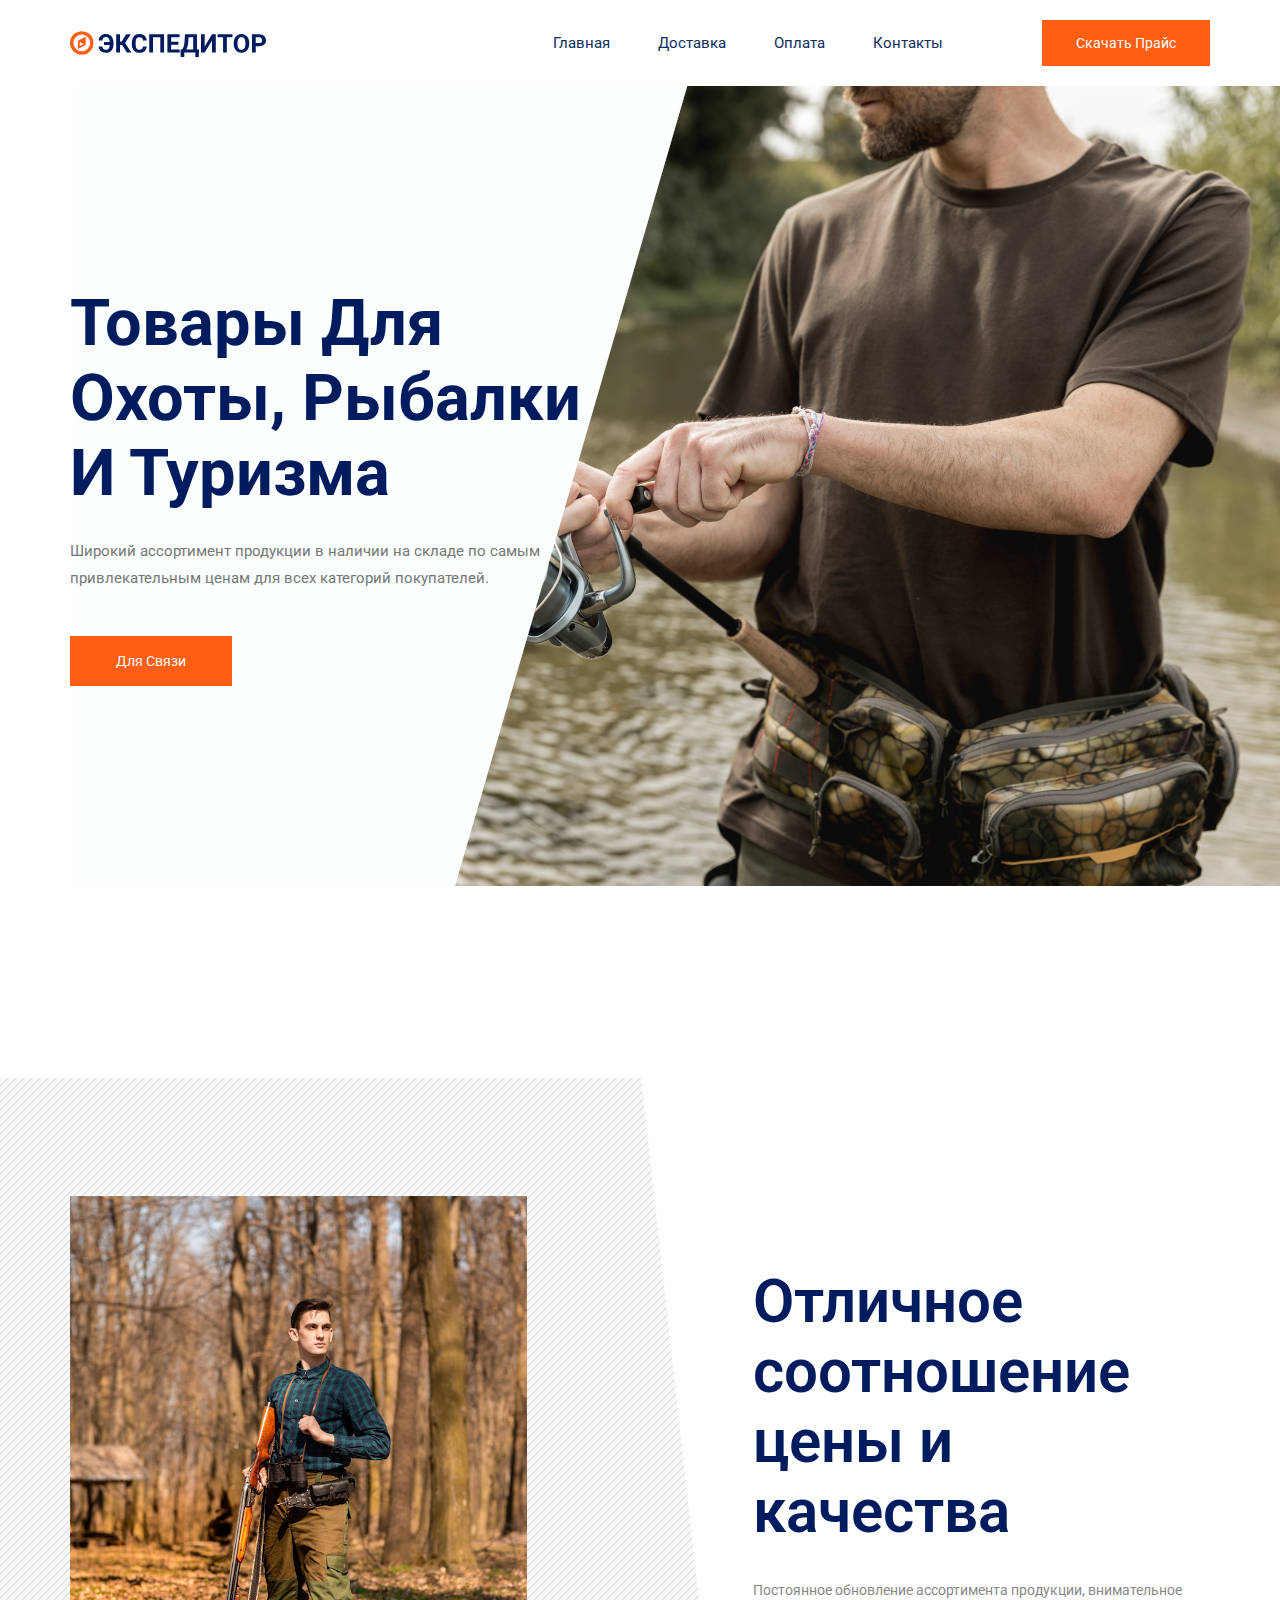
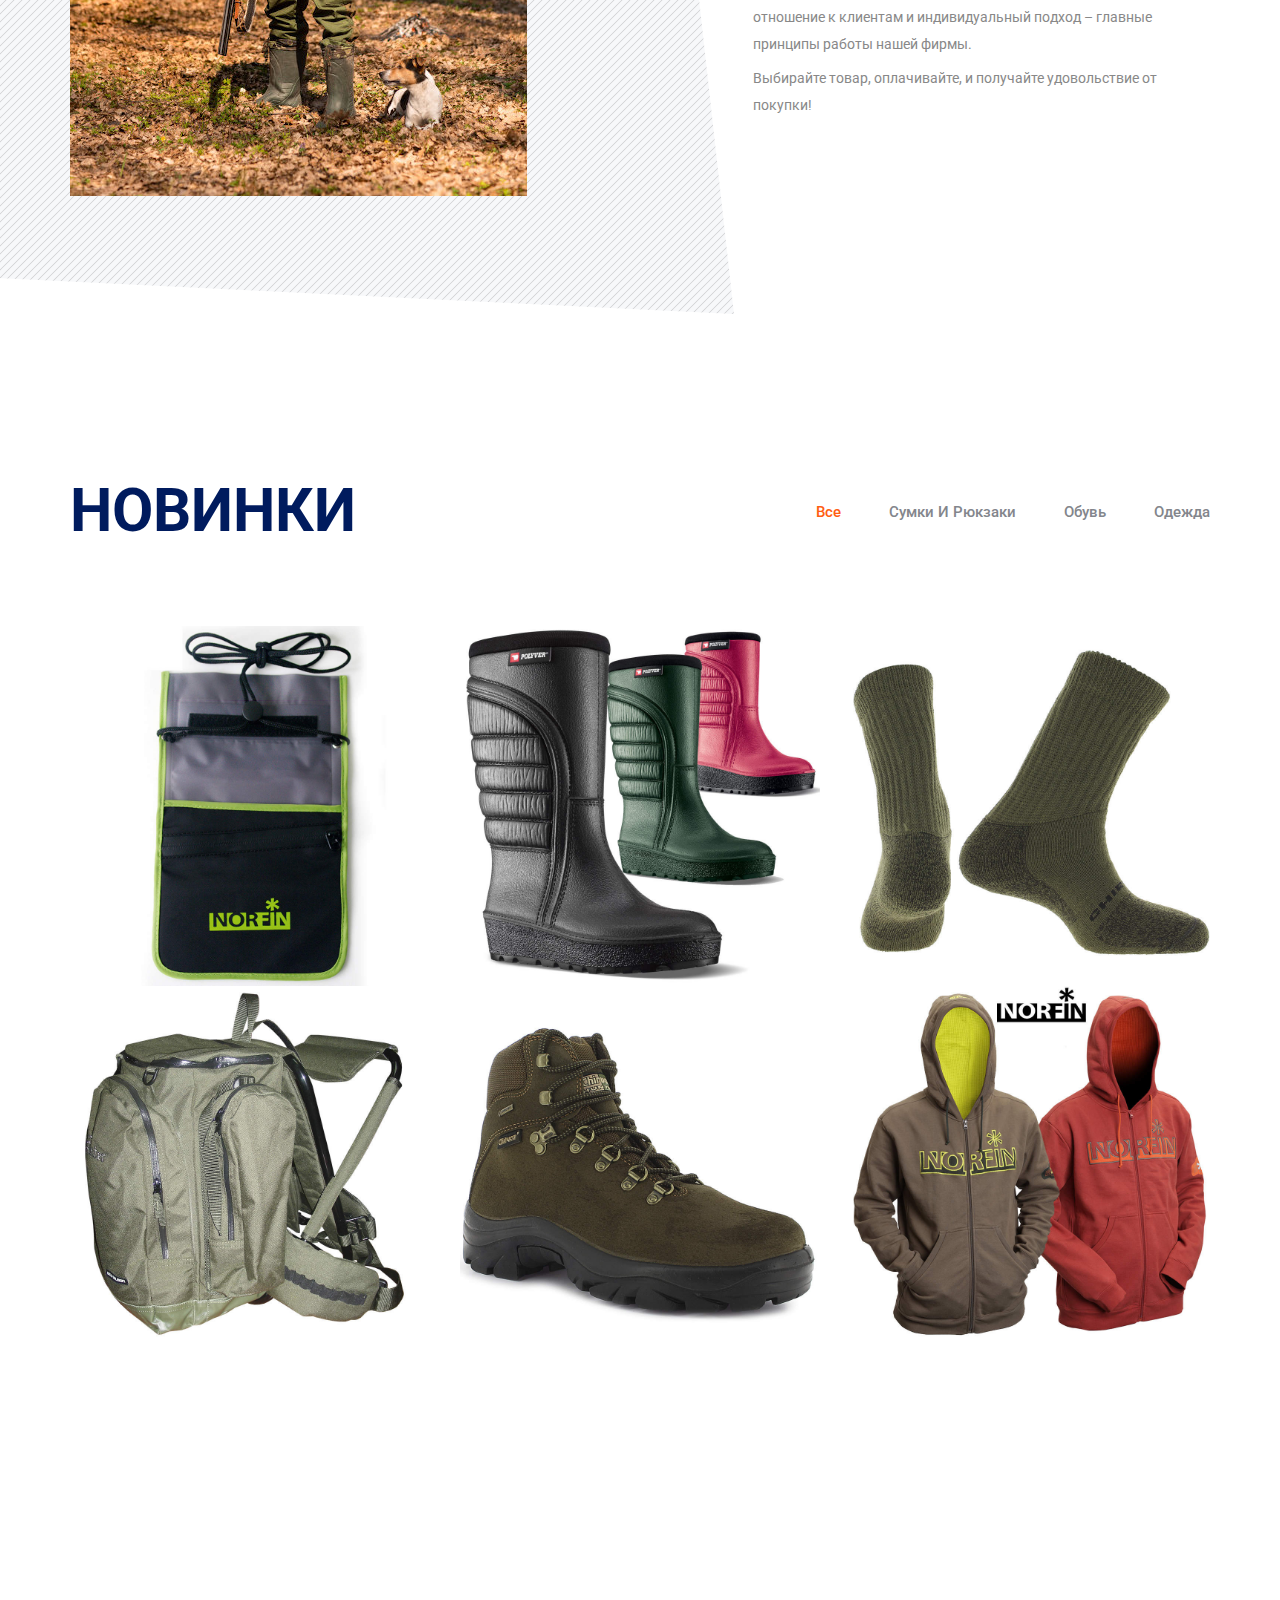
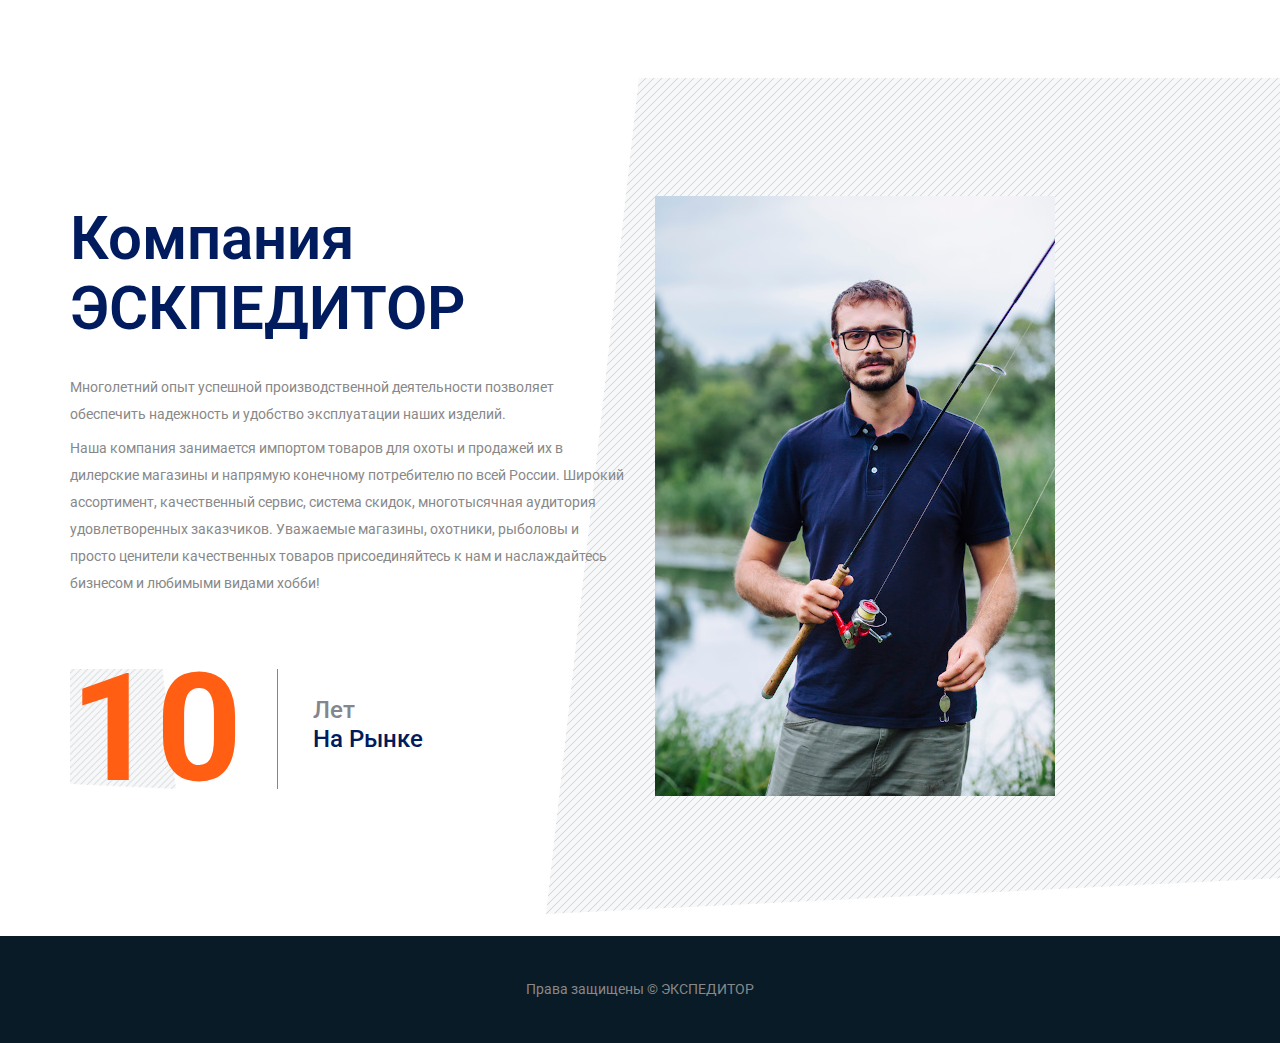
<file: index.html>
<!doctype html>
<html lang="ru">

<head>
    <!-- Required meta tags -->
    <meta charset="utf-8">
    <meta name="viewport" content="width=device-width, initial-scale=1, shrink-to-fit=no">
    <meta name="yandex-verification" content="f0df14d3810e397f" />
    <title>Экспедитор - товары для походов и рыбалки</title>
    <link rel="icon" href="img/favicon.png">
    <!-- Bootstrap CSS -->
    <link rel="stylesheet" href="css/bootstrap.min.css">
    <!-- animate CSS -->
    <link rel="stylesheet" href="css/animate.css">
    <!-- owl carousel CSS -->
    <link rel="stylesheet" href="css/owl.carousel.min.css">
    <!-- themify CSS -->
    <link rel="stylesheet" href="css/themify-icons.css">
    <!-- flaticon CSS -->
    <link rel="stylesheet" href="css/flaticon.css">
    <!-- font awesome CSS -->
    <link rel="stylesheet" href="css/magnific-popup.css">
    <!-- swiper CSS -->
    <link rel="stylesheet" href="css/slick.css">
    <!-- style CSS -->
    <link rel="stylesheet" href="css/style.css">
</head>

<body>
    <!--::header part start::-->
    <header class="main_menu home_menu">
        <div class="container">
            <div class="row align-items-center">
                <div class="col-lg-12">
                    <nav class="navbar navbar-expand-lg navbar-light">
                        <a class="navbar-brand" href="index.html"> <img src="img/logo.svg" alt="logo" height="30"> </a>
                        <button class="navbar-toggler" type="button" data-toggle="collapse"
                            data-target="#navbarSupportedContent" aria-controls="navbarSupportedContent"
                            aria-expanded="false" aria-label="Toggle navigation">
                            <span class="ti-menu"></span>
                        </button>

                        <div class="collapse navbar-collapse main-menu-item justify-content-end"
                            id="navbarSupportedContent">
                            <ul class="navbar-nav align-items-center">
                                <li class="nav-item">
                                    <a class="nav-link" href="index.html">Главная</a>
                                </li>
                                <li class="nav-item">
                                    <a class="nav-link" href="delivery.html">Доставка</a>
                                </li>
                                <li class="nav-item">
                                    <a class="nav-link" href="payment.html">Оплата</a>
                                </li>
                                <li class="nav-item">
                                    <a class="nav-link" href="contact.html">Контакты</a>
                                </li>
                                <li class="d-none d-lg-block">
                                    <a class="btn_1" href="price.xls">Скачать прайс</a>
                                </li>
                            </ul>
                        </div>
                    </nav>
                </div>
            </div>
        </div>
    </header>
    <!-- Header part end-->

    <!-- banner part start-->
    <section class="banner_part">
        <div class="container">
            <div class="row align-items-center">
                <div class="col-lg-6 col-xl-6">
                    <div class="banner_text">
                        <div class="banner_text_iner">
                            <h1>Товары для охоты, рыбалки и туризма</h1>
                            <p>Широкий ассортимент продукции в наличии на складе по самым привлекательным ценам для всех
                                категорий покупателей.</p>
                            <a href="contact.html#message" class="btn_1">Для связи</a>
                        </div>
                    </div>
                </div>
            </div>
        </div>
    </section>
    <!-- banner part start-->

    <!-- about part start-->
    <section class="about_part section_padding">
        <div class="container">
            <div class="row align-items-center justify-content-between">
                <div class="col-md-6 col-lg-6">
                    <div class="about_part_img">
                        <img src="img/b2.jpg" alt="">
                    </div>
                </div>
                <div class="col-md-6 col-lg-5">
                    <div class="about_part_text">
                        <h2>Отличное соотношение цены и качества </h2>
                        <p>Постоянное обновление ассортимента продукции, внимательное отношение к клиентам и
                            индивидуальный подход – главные принципы работы нашей фирмы.</p>
                        <p>Выбирайте товар, оплачивайте, и получайте удовольствие от покупки!</p>
                    </div>
                </div>
            </div>
        </div>
    </section>
    <!-- about part end-->

    <!-- our_project part start-->
    <section class="our_project section_padding" id="portfolio">
        <div class="container">
            <div class="row justify-content-between">
                <div class="col-lg-5 col-sm-10">
                    <div class="section_tittle">
                        <h2>Новинки</h2>
                    </div>
                </div>
                <div class="col-lg-6 col-sm-10">
                    <div class="filters portfolio-filter project_menu_item">
                        <ul>
                            <li class="active" data-filter="*">Все</li>
                            <li data-filter=".buildings">Сумки и рюкзаки</li>
                            <li data-filter=".rebuild">Обувь</li>
                            <li data-filter=".architecture">Одежда</li>
                        </ul>
                    </div>
                </div>
            </div>
            <div class="filters-content">
                <div class="row justify-content-between portfolio-grid">
                    <div class="col-lg-4 col-sm-6 all buildings">
                        <div class="single_our_project">
                            <div class="single_offer">
                                <img src="img/p2.jpg" alt="offer_img_1">
                                <div class="hover_text">
                                    <p>Герметичная сумка-чехол NORFIN Dry Case 03</p>
                                    <h2>500 руб.</h2>
                                    <!-- <a href="#">
                                        <h2>Banking & Finance</h2>
                                    </a> -->
                                </div>
                            </div>
                        </div>
                    </div>
                    <div class="col-lg-4 col-sm-6 all rebuild">
                        <div class="single_our_project">
                            <div class="single_offer">
                                <img src="img/p3.jpg" alt="offer_img_1">
                                <div class="hover_text">
                                    <p>Полиуретановые сапоги Polyver Winter</p>
                                    <h2>8450 руб.</h2>
                                    <!-- <a href="#">
                                        <h2>Banking & Finance</h2>
                                    </a> -->
                                </div>
                            </div>
                        </div>
                    </div>
                    <div class="col-lg-4 col-sm-6 all architecture">
                        <div class="single_our_project">
                            <div class="single_offer">
                                <img src="img/p5.jpg" alt="offer_img_1">
                                <div class="hover_text">
                                    <p>Носки CHIRUCA Calcetin Merino Verde</p>
                                    <h2>1500 руб.</h2>
                                    <!-- <a href="#">
                                        <h2>Banking & Finance</h2>
                                    </a> -->
                                </div>
                            </div>
                        </div>
                    </div>
                    <div class="col-lg-4 col-sm-6 all buildings">
                        <div class="single_our_project">
                            <div class="single_offer">
                                <img src="img/p1.jpg" alt="offer_img_1">
                                <div class="hover_text">
                                    <p>Стул-рюкзак HuntLandia Fish Hunter</p>
                                    <h2>4000 руб.</h2>
                                    <!-- <a href="#">
                                        <h2>Banking & Finance</h2>
                                    </a> -->
                                </div>
                            </div>
                        </div>
                    </div>
                    <div class="col-lg-4 col-sm-6 all rebuild">
                        <div class="single_our_project">
                            <div class="single_offer">
                                <img src="img/p4.jpg" alt="offer_img_1">
                                <div class="hover_text">
                                    <p>Ботинки для охоты CHIRUCA Pointer</p>
                                    <h2>9900 руб.</h2>
                                    <!-- <a href="#">
                                        <h2>Banking & Finance</h2>
                                    </a> -->
                                </div>
                            </div>
                        </div>
                    </div>
                    <div class="col-lg-4 col-sm-6 all architecture">
                        <div class="single_our_project">
                            <div class="single_offer">
                                <img src="img/p6.jpg" alt="offer_img_1">
                                <div class="hover_text">
                                    <p>Куртка с капюшоном NORFIN Hoody</p>
                                    <h2>1750 руб.</h2>
                                    <!-- <a href="#">
                                        <h2>Banking & Finance</h2>
                                    </a> -->
                                </div>
                            </div>
                        </div>
                    </div>

                </div>
            </div>
        </div>
    </section>
    <!-- our_project part end-->

    <!-- about part start-->
    <section class="about_part experiance_part section_padding">
        <div class="container">
            <div class="row align-items-center justify-content-between">
                <div class="col-md-6 col-lg-6">
                    <div class="about_part_text">
                        <h2>Компания ЭСКПЕДИТОР</h2>
                        <p>Многолетний опыт успешной производственной деятельности позволяет обеспечить надежность и
                            удобство эксплуатации наших изделий. </p>
                        <p>Наша компания занимается импортом товаров для охоты и продажей их в
                            дилерские магазины и напрямую конечному потребителю по всей России. Широкий ассортимент,
                            качественный сервис, система скидок, многотысячная аудитория удовлетворенных заказчиков.
                            Уважаемые магазины, охотники, рыболовы и просто ценители качественных товаров
                            присоединяйтесь к нам и наслаждайтесь бизнесом и любимыми видами хобби!</p>
                        <div class="about_text_iner">
                            <div class="about_text_counter">
                                <h2>10</h2>
                            </div>
                            <div class="about_iner_content">
                                <h3>лет <span>на рынке</span></h3>
                            </div>
                        </div>
                    </div>
                </div>
                <div class="col-md-6 col-lg-6">
                    <div class="about_part_img">
                        <img src="img/b3.jpg" alt="">
                    </div>
                </div>
            </div>
        </div>
    </section>
    <!-- about part end-->

    <!-- footer part start-->
    <footer class="footer-area">
        <div class="container-fluid">
            <div class="row">
                <div class="col-lg-12">
                    <div class="text-center">
                        <div class="row">
                            <div class="col-lg-12">
                                <p class="footer-text m-0">
                                    Права защищены &copy; ЭКСПЕДИТОР</a>
                                </p>
                            </div>
                        </div>
                    </div>
                </div>
            </div>
        </div>
    </footer>
    <!-- footer part end-->

    <!-- jquery plugins here-->
    <!-- jquery -->
    <script src="js/jquery-1.12.1.min.js"></script>
    <!-- popper js -->
    <script src="js/popper.min.js"></script>
    <!-- bootstrap js -->
    <script src="js/bootstrap.min.js"></script>
    <!-- easing js -->
    <script src="js/jquery.magnific-popup.js"></script>
    <!-- swiper js -->
    <script src="js/swiper.min.js"></script>
    <!-- isotope js -->
    <script src="js/isotope.pkgd.min.js"></script>
    <!-- particles js -->
    <script src="js/owl.carousel.min.js"></script>
    <script src="js/jquery.nice-select.min.js"></script>
    <!-- swiper js -->
    <script src="js/slick.min.js"></script>
    <script src="js/jquery.counterup.min.js"></script>
    <script src="js/waypoints.min.js"></script>
    <!-- custom js -->
    <script src="js/custom.js"></script>
</body>

</html>
</file>
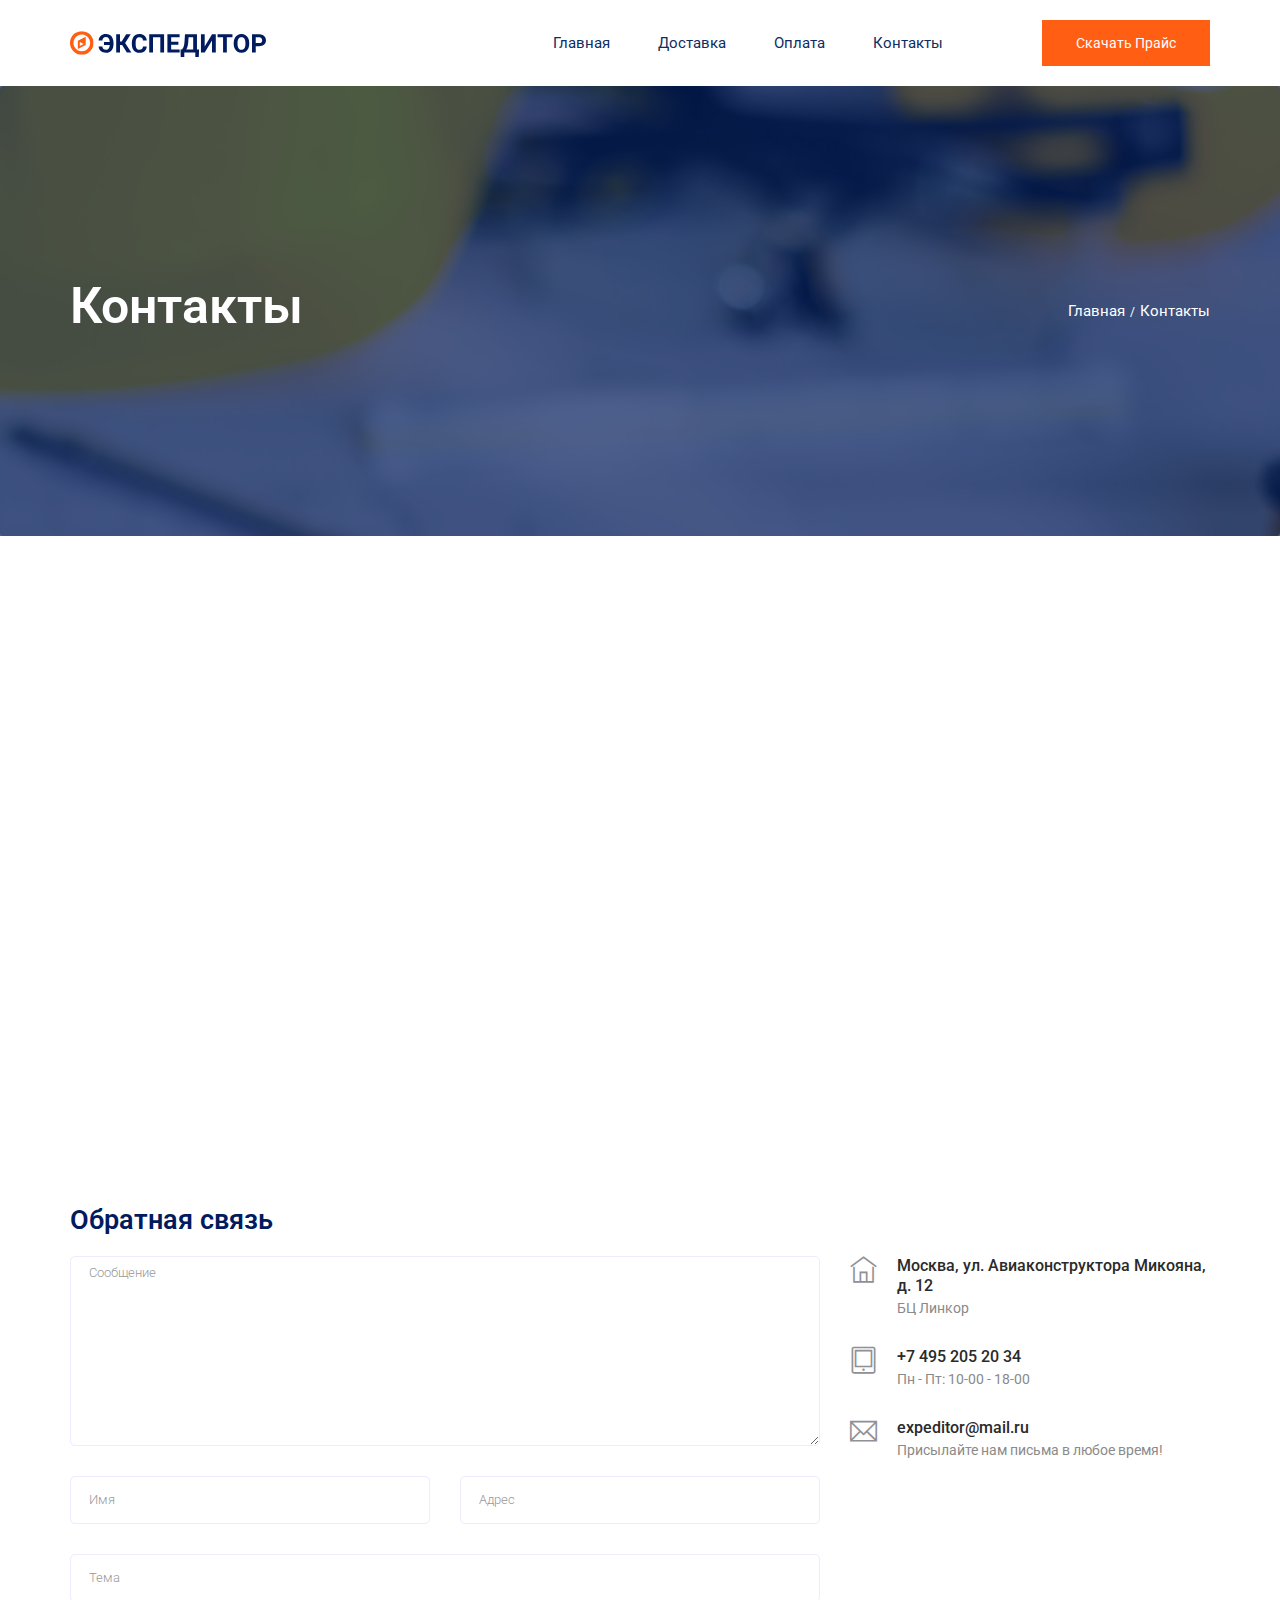
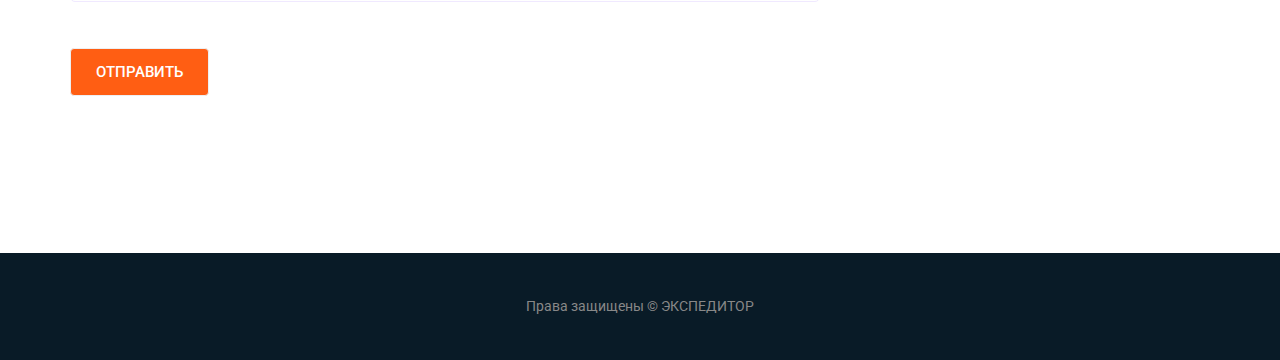
<file: contact.html>
<!doctype html>
<html lang="ru">

<head>
  <!-- Required meta tags -->
  <meta charset="utf-8">
  <meta name="viewport" content="width=device-width, initial-scale=1, shrink-to-fit=no">
  <title>Экспедитор - товары для походов и рыбалки</title>
  <link rel="icon" href="img/favicon.png">
  <!-- Bootstrap CSS -->
  <link rel="stylesheet" href="css/bootstrap.min.css">
  <!-- animate CSS -->
  <link rel="stylesheet" href="css/animate.css">
  <!-- owl carousel CSS -->
  <link rel="stylesheet" href="css/owl.carousel.min.css">
  <!-- themify CSS -->
  <link rel="stylesheet" href="css/themify-icons.css">
  <!-- flaticon CSS -->
  <link rel="stylesheet" href="css/flaticon.css">
  <!-- font awesome CSS -->
  <link rel="stylesheet" href="css/magnific-popup.css">
  <!-- swiper CSS -->
  <link rel="stylesheet" href="css/slick.css">
  <!-- style CSS -->
  <link rel="stylesheet" href="css/style.css">
</head>

<body>
  <!--::header part start::-->
  <header class="main_menu home_menu">
    <div class="container">
      <div class="row align-items-center">
        <div class="col-lg-12">
          <nav class="navbar navbar-expand-lg navbar-light">
            <a class="navbar-brand" href="index.html"> <img src="img/logo.svg" alt="logo" height="30"> </a>
            <button class="navbar-toggler" type="button" data-toggle="collapse" data-target="#navbarSupportedContent"
              aria-controls="navbarSupportedContent" aria-expanded="false" aria-label="Toggle navigation">
              <span class="ti-menu"></span>
            </button>

            <div class="collapse navbar-collapse main-menu-item justify-content-end" id="navbarSupportedContent">
              <ul class="navbar-nav align-items-center">
                <li class="nav-item">
                  <a class="nav-link" href="index.html">Главная</a>
                </li>
                <li class="nav-item">
                  <a class="nav-link" href="delivery.html">Доставка</a>
                </li>
                <li class="nav-item">
                  <a class="nav-link" href="payment.html">Оплата</a>
                </li>
                <li class="nav-item">
                  <a class="nav-link" href="contact.html">Контакты</a>
                </li>
                <li class="d-none d-lg-block">
                  <a class="btn_1" href="price.xls">Скачать прайс</a>
                </li>
              </ul>
            </div>
          </nav>
        </div>
      </div>
    </div>
  </header>
  <!-- Header part end-->

  <!-- breadcrumb start-->
  <section class="breadcrumb breadcrumb_bg align-items-center">
    <div class="container">
      <div class="row align-items-center justify-content-between">
        <div class="col-sm-6">
          <div class="breadcrumb_tittle text-left">
            <h2>Контакты</h2>
          </div>
        </div>
        <div class="col-sm-6">
          <div class="breadcrumb_content text-right">
            <p>Главная<span>/</span>Контакты</p>
          </div>
        </div>
      </div>
    </div>
  </section>
  <!-- breadcrumb start-->


  <!-- ================ contact section start ================= -->
  <section class="contact-section section_padding">
    <div class="container">
      <div class="d-none d-sm-block mb-5 pb-4">
        <iframe
          src="https://www.google.com/maps/embed?pb=!1m18!1m12!1m3!1d2243.0489752403255!2d37.52558631593211!3d55.792387480563946!2m3!1f0!2f0!3f0!3m2!1i1024!2i768!4f13.1!3m3!1m2!1s0x46b549bbf114c64d%3A0xb3e58fe1c8ba1300!2z0YPQuy4g0JDQstC40LDQutC-0L3RgdGC0YDRg9C60YLQvtGA0LAg0JzQuNC60L7Rj9C90LAsIDEyLCDQnNC-0YHQutCy0LAsINCg0L7RgdGB0LjRjywgMTI1MTY3!5e0!3m2!1sru!2sro!4v1571834435720!5m2!1sru!2sro"
          width="100%" height="450" frameborder="0" style="border:0;" allowfullscreen=""></iframe>

      </div>


      <div class="row" id="message">
        <div class="col-12">
          <h2 class="contact-title">Обратная связь</h2>
        </div>
        <div class="col-lg-8">
          <form class="form-contact contact_form" novalidate="novalidate">
            <div class="row">
              <div class="col-12">
                <div class="form-group">

                  <textarea class="form-control w-100" name="message" id="message" cols="30" rows="9"
                    onfocus="this.placeholder = ''" onblur="this.placeholder = 'Сообщение'"
                    placeholder='Сообщение'></textarea>
                </div>
              </div>
              <div class="col-sm-6">
                <div class="form-group">
                  <input class="form-control" name="name" id="name" type="text" onfocus="this.placeholder = ''"
                    onblur="this.placeholder = 'Имя'" placeholder='Имя'>
                </div>
              </div>
              <div class="col-sm-6">
                <div class="form-group">
                  <input class="form-control" name="email" id="email" type="email" onfocus="this.placeholder = ''"
                    onblur="this.placeholder = 'Адрес'" placeholder='Адрес'>
                </div>
              </div>
              <div class="col-12">
                <div class="form-group">
                  <input class="form-control" name="subject" id="subject" type="text" onfocus="this.placeholder = ''"
                    onblur="this.placeholder = 'Тема'" placeholder='Тема'>
                </div>
              </div>
            </div>
            <div class="form-group mt-3">
              <button type="button" class="button button-contactForm btn_1">Отправить</button>
            </div>
          </form>
        </div>
        <div class="col-lg-4">
          <div class="media contact-info">
            <span class="contact-info__icon"><i class="ti-home"></i></span>
            <div class="media-body">
              <h3>Москва, ул. Авиаконструктора Микояна, д. 12</h3>
              <p>БЦ Линкор</p>
            </div>
          </div>
          <div class="media contact-info">
            <span class="contact-info__icon"><i class="ti-tablet"></i></span>
            <div class="media-body">
              <h3>+7 495 205 20 34</h3>
              <p>Пн - Пт: 10-00 - 18-00</p>
            </div>
          </div>
          <div class="media contact-info">
            <span class="contact-info__icon"><i class="ti-email"></i></span>
            <div class="media-body">
              <h3>expeditor@mail.ru</h3>
              <p>Присылайте нам письма в любое время!</p>
            </div>
          </div>
        </div>
      </div>
    </div>
  </section>
  <!-- ================ contact section end ================= -->

  <!-- footer part start-->
  <footer class="footer-area">
    <div class="container-fluid">
      <div class="row">
        <div class="col-lg-12">
          <div class="text-center">
            <div class="row">
              <div class="col-lg-12">
                <p class="footer-text m-0">
                  Права защищены &copy; ЭКСПЕДИТОР</a>
                </p>
              </div>
            </div>
          </div>
        </div>
      </div>
    </div>
  </footer>
  <!-- footer part end-->

  <!-- jquery plugins here-->
  <!-- jquery -->
  <script src="js/jquery-1.12.1.min.js"></script>
  <!-- popper js -->
  <script src="js/popper.min.js"></script>
  <!-- bootstrap js -->
  <script src="js/bootstrap.min.js"></script>
  <!-- easing js -->
  <script src="js/jquery.magnific-popup.js"></script>
  <!-- swiper js -->
  <script src="js/swiper.min.js"></script>
  <!-- isotope js -->
  <script src="js/isotope.pkgd.min.js"></script>
  <!-- particles js -->
  <script src="js/owl.carousel.min.js"></script>
  <script src="js/jquery.nice-select.min.js"></script>
  <!-- swiper js -->
  <script src="js/slick.min.js"></script>
  <script src="js/jquery.counterup.min.js"></script>
  <script src="js/waypoints.min.js"></script>
  <!-- custom js -->
  <script src="js/custom.js"></script>
</body>

</html>
</file>
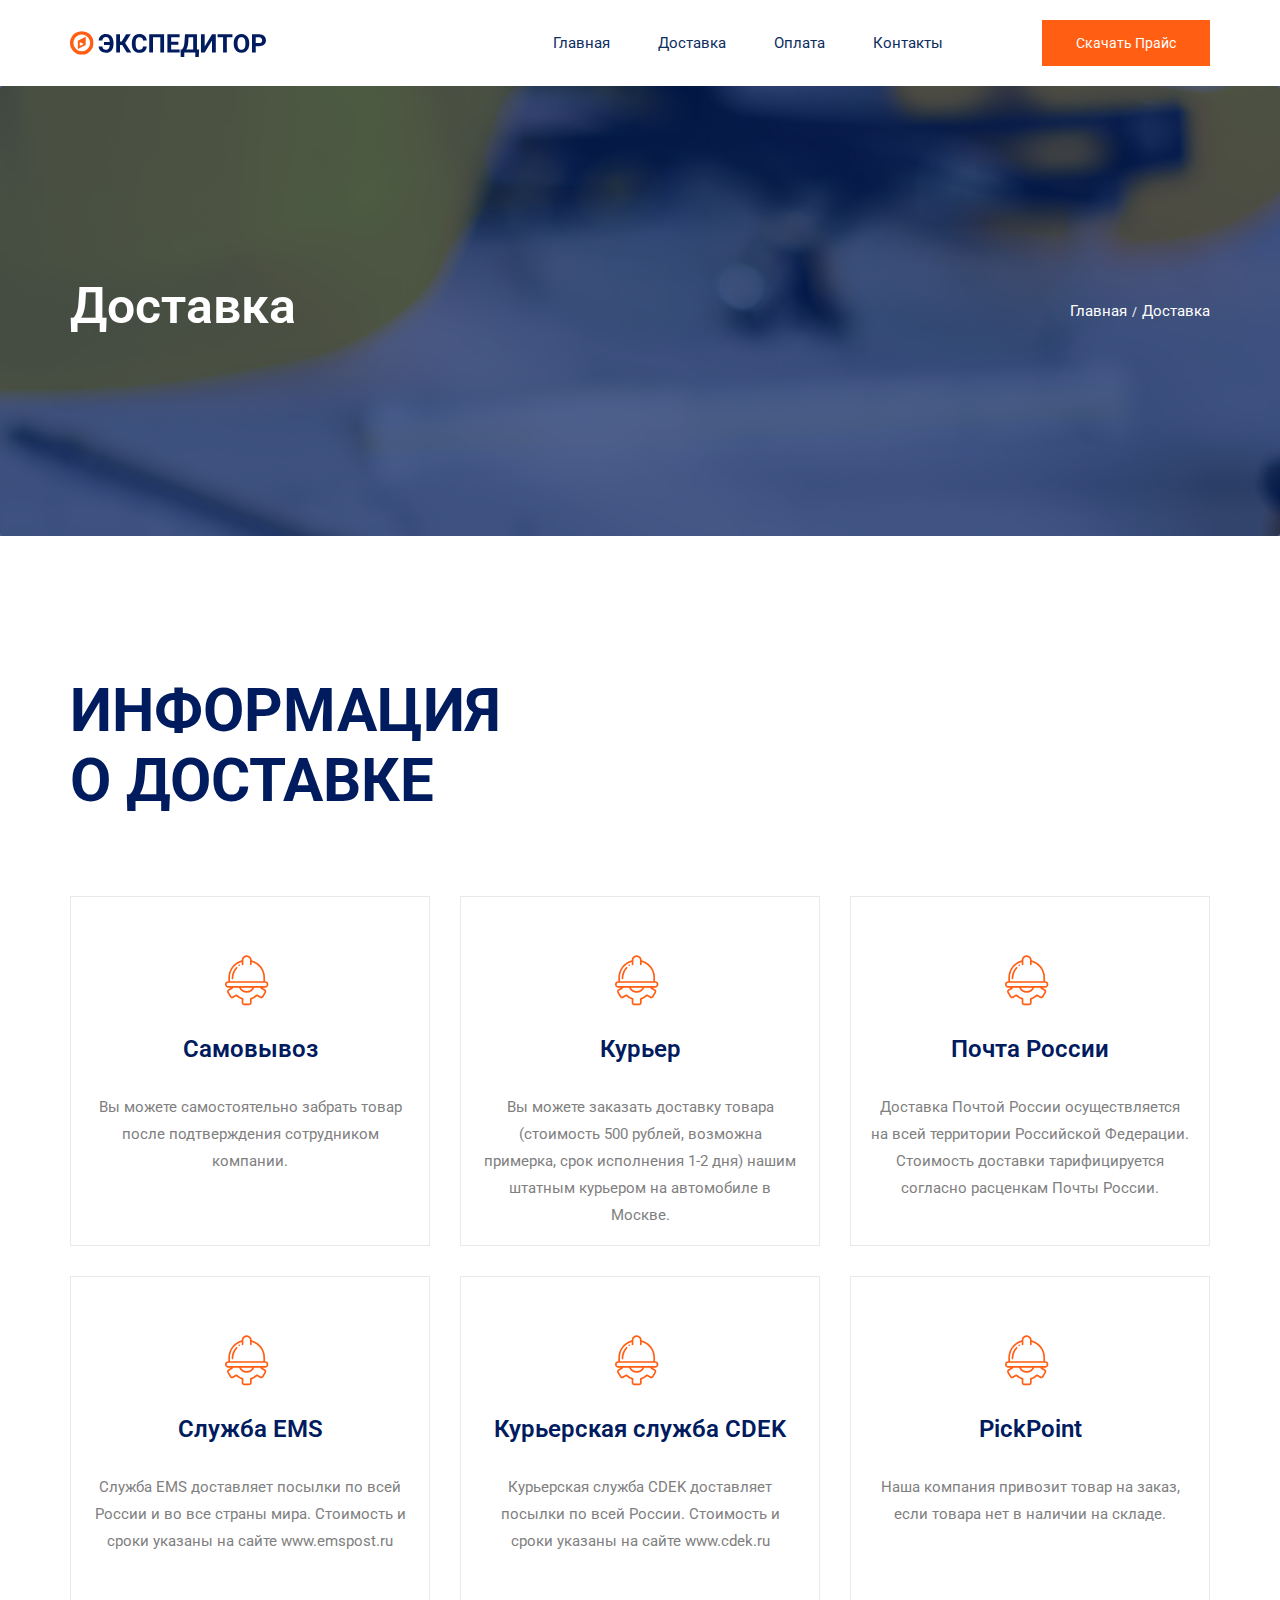
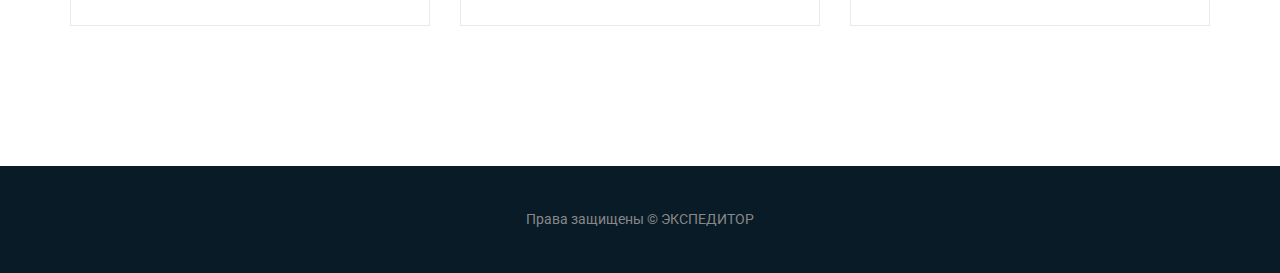
<file: delivery.html>
<!doctype html>
<html lang="ru">

<head>
    <!-- Required meta tags -->
    <meta charset="utf-8">
    <meta name="viewport" content="width=device-width, initial-scale=1, shrink-to-fit=no">
    <title>Экспедитор - товары для походов и рыбалки</title>
    <link rel="icon" href="img/favicon.png">
    <!-- Bootstrap CSS -->
    <link rel="stylesheet" href="css/bootstrap.min.css">
    <!-- animate CSS -->
    <link rel="stylesheet" href="css/animate.css">
    <!-- owl carousel CSS -->
    <link rel="stylesheet" href="css/owl.carousel.min.css">
    <!-- themify CSS -->
    <link rel="stylesheet" href="css/themify-icons.css">
    <!-- flaticon CSS -->
    <link rel="stylesheet" href="css/flaticon.css">
    <!-- font awesome CSS -->
    <link rel="stylesheet" href="css/magnific-popup.css">
    <!-- swiper CSS -->
    <link rel="stylesheet" href="css/slick.css">
    <!-- style CSS -->
    <link rel="stylesheet" href="css/style.css">
</head>

<body>
    <!--::header part start::-->
    <header class="main_menu home_menu">
        <div class="container">
            <div class="row align-items-center">
                <div class="col-lg-12">
                    <nav class="navbar navbar-expand-lg navbar-light">
                        <a class="navbar-brand" href="index.html"> <img src="img/logo.svg" alt="logo" height="30"> </a>
                        <button class="navbar-toggler" type="button" data-toggle="collapse"
                            data-target="#navbarSupportedContent" aria-controls="navbarSupportedContent"
                            aria-expanded="false" aria-label="Toggle navigation">
                            <span class="ti-menu"></span>
                        </button>

                        <div class="collapse navbar-collapse main-menu-item justify-content-end"
                            id="navbarSupportedContent">
                            <ul class="navbar-nav align-items-center">
                                <li class="nav-item">
                                    <a class="nav-link" href="index.html">Главная</a>
                                </li>
                                <li class="nav-item">
                                    <a class="nav-link" href="delivery.html">Доставка</a>
                                </li>
                                <li class="nav-item">
                                    <a class="nav-link" href="payment.html">Оплата</a>
                                </li>
                                <li class="nav-item">
                                    <a class="nav-link" href="contact.html">Контакты</a>
                                </li>
                                <li class="d-none d-lg-block">
                                    <a class="btn_1" href="price.xls">Скачать прайс</a>
                                </li>
                            </ul>
                        </div>
                    </nav>
                </div>
            </div>
        </div>
    </header>
    <!-- Header part end-->

    <!-- breadcrumb start-->
    <section class="breadcrumb breadcrumb_bg align-items-center">
        <div class="container">
            <div class="row align-items-center justify-content-between">
                <div class="col-sm-6">
                    <div class="breadcrumb_tittle text-left">
                        <h2>Доставка</h2>
                    </div>
                </div>
                <div class="col-sm-6">
                    <div class="breadcrumb_content text-right">
                        <p>Главная<span>/</span>Доставка</p>
                    </div>
                </div>
            </div>
        </div>
    </section>
    <!-- breadcrumb start-->

    <!--services part start-->
    <section class="our_service section_padding single_page_services">
        <div class="container">
            <div class="row">
                <div class="col-xl-5">
                    <div class="section_tittle">
                        <h2>Информация о доставке</h2>
                    </div>
                </div>
            </div>
            <div class="row">
                <div class="col-sm-6 col-xl-4">
                    <div class="single_feature">
                        <div class="single_service">
                            <span class="flaticon-ui"></span>
                            <h4>Самовывоз</h4>
                            <p>Вы можете самостоятельно забрать товар после подтверждения сотрудником компании.</p>
                        </div>
                    </div>
                </div>
                <div class="col-sm-6 col-xl-4">
                    <div class="single_feature">
                        <div class="single_service">
                            <span class="flaticon-ui"></span>
                            <h4>Курьер</h4>
                            <p>Вы можете заказать доставку товара (стоимость 500 рублей, возможна примерка, срок
                                исполнения 1-2 дня) нашим штатным курьером на автомобиле в Москве.</p>
                        </div>
                    </div>
                </div>
                <div class="col-sm-6 col-xl-4">
                    <div class="single_feature">
                        <div class="single_service single_service_2">
                            <span class="flaticon-ui"></span>
                            <h4>Почта России</h4>
                            <p>Доставка Почтой России осуществляется на всей территории Российской Федерации. Стоимость
                                доставки тарифицируется согласно расценкам Почты России.</p>
                        </div>
                    </div>
                </div>
                <div class="col-sm-6 col-xl-4">
                    <div class="single_feature">
                        <div class="single_service">
                            <span class="flaticon-ui"></span>
                            <h4>Служба EMS</h4>
                            <p>Служба EMS доставляет посылки по всей России и во все страны мира. Стоимость и сроки
                                указаны на сайте www.emspost.ru</p>
                        </div>
                    </div>
                </div>
                <div class="col-sm-6 col-xl-4">
                    <div class="single_feature">
                        <div class="single_service">
                            <span class="flaticon-ui"></span>
                            <h4>Курьерская служба CDEK</h4>
                            <p>Курьерская служба CDEK доставляет посылки по всей России. Стоимость и сроки указаны на
                                сайте www.cdek.ru</p>
                        </div>
                    </div>
                </div>
                <div class="col-sm-6 col-xl-4">
                    <div class="single_feature">
                        <div class="single_service single_service_2">
                            <span class="flaticon-ui"></span>
                            <h4>PickPoint</h4>
                            <p>Наша компания привозит товар на заказ, если товара нет в наличии на складе.</p>
                        </div>
                    </div>
                </div>
            </div>
        </div>
    </section>
    <!--services part end-->

    <!-- footer part start-->
    <footer class="footer-area">
        <div class="container-fluid">
            <div class="row">
                <div class="col-lg-12">
                    <div class="text-center">
                        <div class="row">
                            <div class="col-lg-12">
                                <p class="footer-text m-0">
                                    Права защищены &copy; ЭКСПЕДИТОР</a>
                                </p>
                            </div>
                        </div>
                    </div>
                </div>
            </div>
        </div>
    </footer>
    <!-- footer part end-->

    <!-- jquery plugins here-->
    <!-- jquery -->
    <script src="js/jquery-1.12.1.min.js"></script>
    <!-- popper js -->
    <script src="js/popper.min.js"></script>
    <!-- bootstrap js -->
    <script src="js/bootstrap.min.js"></script>
    <!-- easing js -->
    <script src="js/jquery.magnific-popup.js"></script>
    <!-- swiper js -->
    <script src="js/swiper.min.js"></script>
    <!-- isotope js -->
    <script src="js/isotope.pkgd.min.js"></script>
    <!-- particles js -->
    <script src="js/owl.carousel.min.js"></script>
    <script src="js/jquery.nice-select.min.js"></script>
    <!-- swiper js -->
    <script src="js/slick.min.js"></script>
    <script src="js/jquery.counterup.min.js"></script>
    <script src="js/waypoints.min.js"></script>
    <!-- custom js -->
    <script src="js/custom.js"></script>
</body>

</html>
</file>
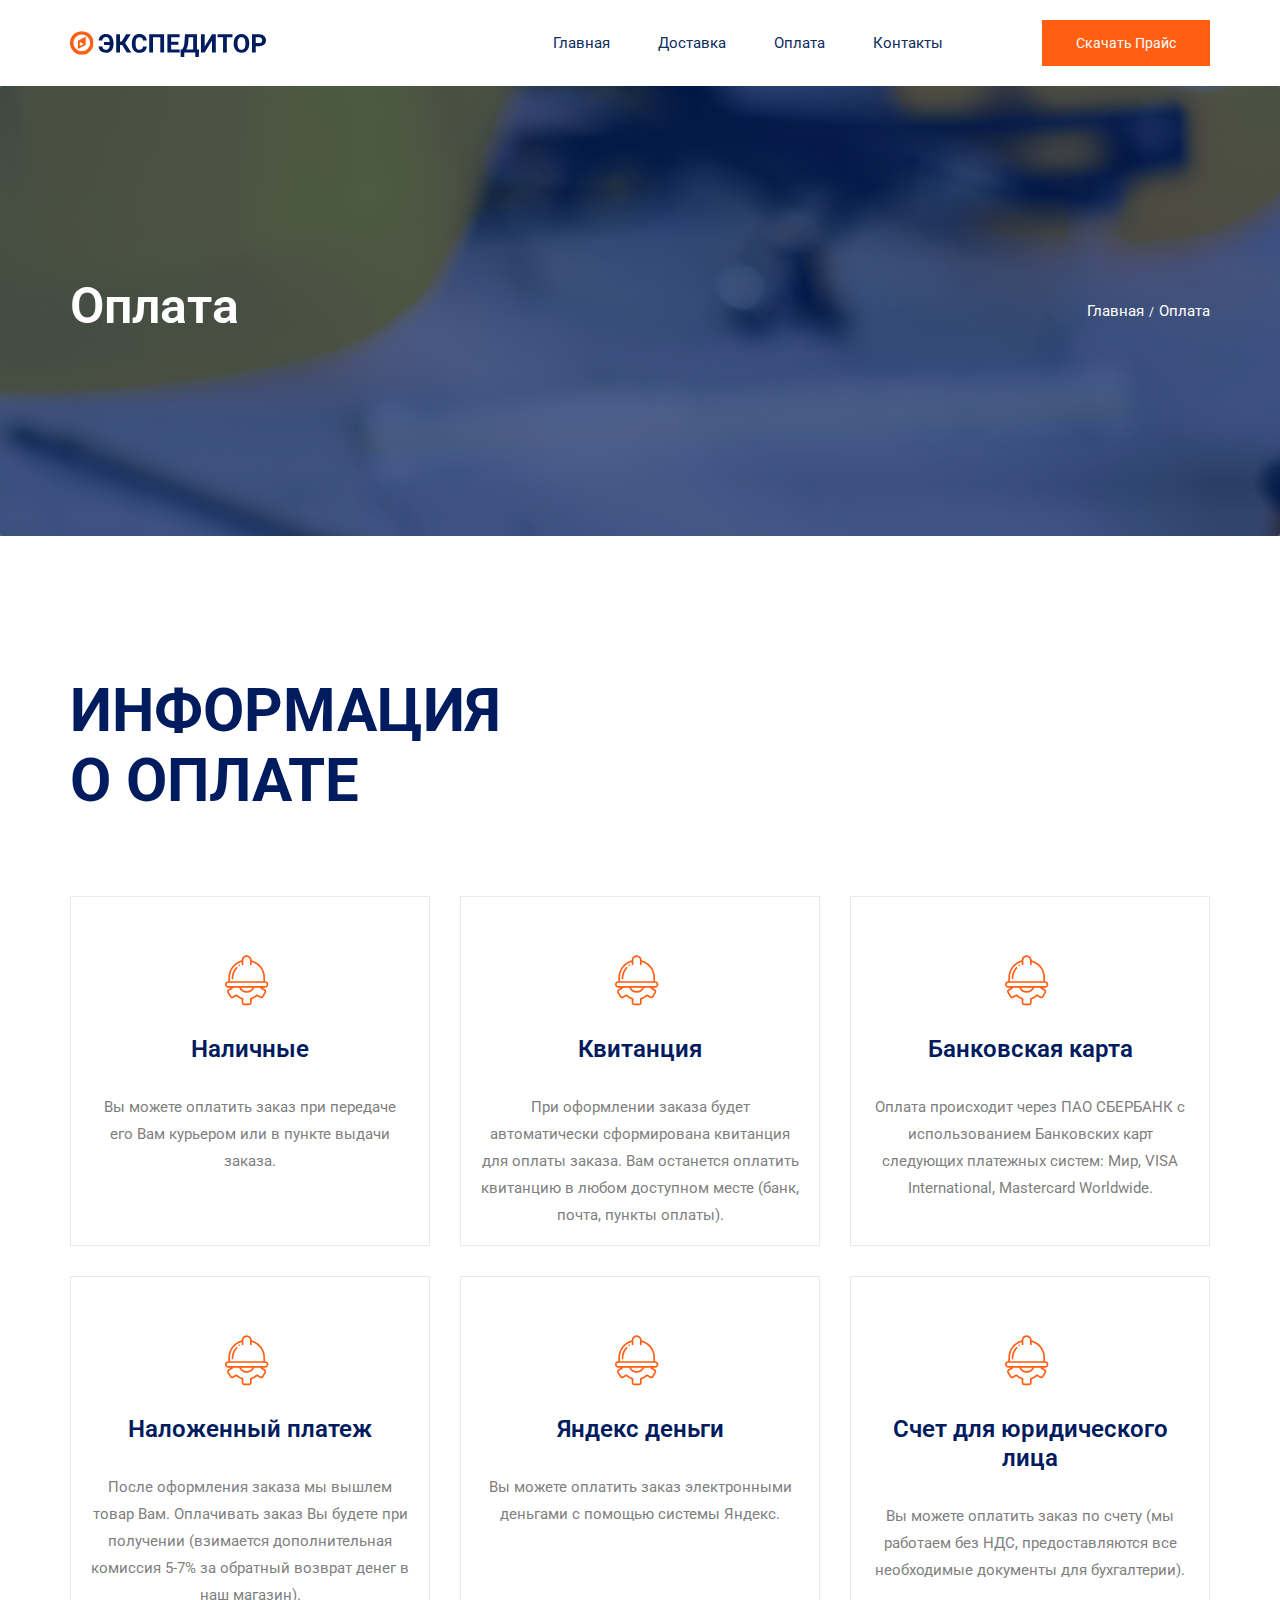
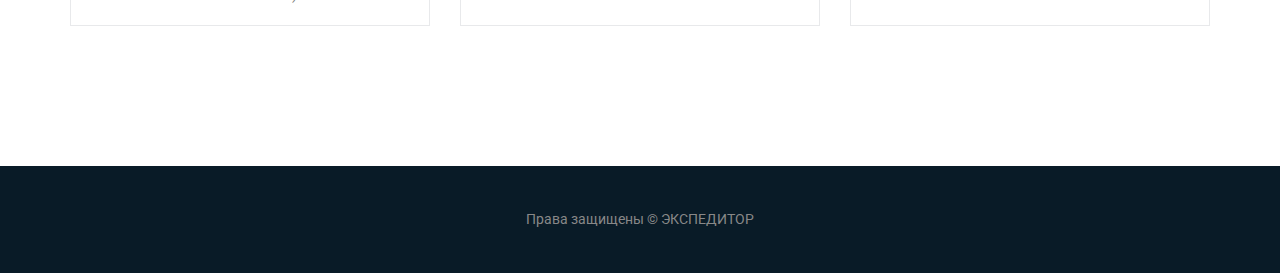
<file: payment.html>
<!doctype html>
<html lang="ru">

<head>
    <!-- Required meta tags -->
    <meta charset="utf-8">
    <meta name="viewport" content="width=device-width, initial-scale=1, shrink-to-fit=no">
    <title>Экспедитор - товары для походов и рыбалки</title>
    <link rel="icon" href="img/favicon.png">
    <!-- Bootstrap CSS -->
    <link rel="stylesheet" href="css/bootstrap.min.css">
    <!-- animate CSS -->
    <link rel="stylesheet" href="css/animate.css">
    <!-- owl carousel CSS -->
    <link rel="stylesheet" href="css/owl.carousel.min.css">
    <!-- themify CSS -->
    <link rel="stylesheet" href="css/themify-icons.css">
    <!-- flaticon CSS -->
    <link rel="stylesheet" href="css/flaticon.css">
    <!-- font awesome CSS -->
    <link rel="stylesheet" href="css/magnific-popup.css">
    <!-- swiper CSS -->
    <link rel="stylesheet" href="css/slick.css">
    <!-- style CSS -->
    <link rel="stylesheet" href="css/style.css">
</head>

<body>
    <!--::header part start::-->
    <header class="main_menu home_menu">
        <div class="container">
            <div class="row align-items-center">
                <div class="col-lg-12">
                    <nav class="navbar navbar-expand-lg navbar-light">
                        <a class="navbar-brand" href="index.html"> <img src="img/logo.svg" alt="logo" height="30"> </a>
                        <button class="navbar-toggler" type="button" data-toggle="collapse"
                            data-target="#navbarSupportedContent" aria-controls="navbarSupportedContent"
                            aria-expanded="false" aria-label="Toggle navigation">
                            <span class="ti-menu"></span>
                        </button>

                        <div class="collapse navbar-collapse main-menu-item justify-content-end"
                            id="navbarSupportedContent">
                            <ul class="navbar-nav align-items-center">
                                <li class="nav-item">
                                    <a class="nav-link" href="index.html">Главная</a>
                                </li>
                                <li class="nav-item">
                                    <a class="nav-link" href="delivery.html">Доставка</a>
                                </li>
                                <li class="nav-item">
                                    <a class="nav-link" href="payment.html">Оплата</a>
                                </li>
                                <li class="nav-item">
                                    <a class="nav-link" href="contact.html">Контакты</a>
                                </li>
                                <li class="d-none d-lg-block">
                                    <a class="btn_1" href="price.xls">Скачать прайс</a>
                                </li>
                            </ul>
                        </div>
                    </nav>
                </div>
            </div>
        </div>
    </header>
    <!-- Header part end-->

    <!-- breadcrumb start-->
    <section class="breadcrumb breadcrumb_bg align-items-center">
        <div class="container">
            <div class="row align-items-center justify-content-between">
                <div class="col-sm-6">
                    <div class="breadcrumb_tittle text-left">
                        <h2>Оплата</h2>
                    </div>
                </div>
                <div class="col-sm-6">
                    <div class="breadcrumb_content text-right">
                        <p>Главная<span>/</span>Оплата</p>
                    </div>
                </div>
            </div>
        </div>
    </section>
    <!-- breadcrumb start-->

    <!--services part start-->
    <section class="our_service section_padding single_page_services">
        <div class="container">
            <div class="row">
                <div class="col-xl-5">
                    <div class="section_tittle">
                        <h2>Информация о оплате</h2>
                    </div>
                </div>
            </div>
            <div class="row">
                <div class="col-sm-6 col-xl-4">
                    <div class="single_feature">
                        <div class="single_service">
                            <span class="flaticon-ui"></span>
                            <h4>Наличные</h4>
                            <p>Вы можете оплатить заказ при передаче его Вам курьером или в пункте выдачи заказа.</p>
                        </div>
                    </div>
                </div>
                <div class="col-sm-6 col-xl-4">
                    <div class="single_feature">
                        <div class="single_service">
                            <span class="flaticon-ui"></span>
                            <h4>Квитанция</h4>
                            <p>При оформлении заказа будет автоматически сформирована квитанция для оплаты заказа. Вам
                                останется оплатить квитанцию в любом доступном месте (банк, почта, пункты оплаты).</p>
                        </div>
                    </div>
                </div>
                <div class="col-sm-6 col-xl-4">
                    <div class="single_feature">
                        <div class="single_service single_service_2">
                            <span class="flaticon-ui"></span>
                            <h4>Банковская карта</h4>
                            <p>Оплата происходит через ПАО СБЕРБАНК с использованием Банковских карт следующих платежных
                                систем: Мир, VISA International, Mastercard Worldwide.</p>
                        </div>
                    </div>
                </div>
                <div class="col-sm-6 col-xl-4">
                    <div class="single_feature">
                        <div class="single_service">
                            <span class="flaticon-ui"></span>
                            <h4>Наложенный платеж</h4>
                            <p>После оформления заказа мы вышлем товар Вам. Оплачивать заказ Вы будете при получении
                                (взимается дополнительная комиссия 5-7% за обратный возврат денег в наш магазин).</p>
                        </div>
                    </div>
                </div>
                <div class="col-sm-6 col-xl-4">
                    <div class="single_feature">
                        <div class="single_service">
                            <span class="flaticon-ui"></span>
                            <h4>Яндекс деньги</h4>
                            <p>Вы можете оплатить заказ электронными деньгами с помощью системы Яндекс.</p>
                        </div>
                    </div>
                </div>
                <div class="col-sm-6 col-xl-4">
                    <div class="single_feature">
                        <div class="single_service single_service_2">
                            <span class="flaticon-ui"></span>
                            <h4>Счет для юридического лица</h4>
                            <p>Вы можете оплатить заказ по счету (мы работаем без НДС, предоставляются все необходимые
                                документы для бухгалтерии).</p>
                        </div>
                    </div>
                </div>
            </div>
        </div>
    </section>
    <!--services part end-->

    <!-- footer part start-->
    <footer class="footer-area">
        <div class="container-fluid">
            <div class="row">
                <div class="col-lg-12">
                    <div class="text-center">
                        <div class="row">
                            <div class="col-lg-12">
                                <p class="footer-text m-0">
                                    Права защищены &copy; ЭКСПЕДИТОР</a>
                                </p>
                            </div>
                        </div>
                    </div>
                </div>
            </div>
        </div>
    </footer>
    <!-- footer part end-->

    <!-- jquery plugins here-->
    <!-- jquery -->
    <script src="js/jquery-1.12.1.min.js"></script>
    <!-- popper js -->
    <script src="js/popper.min.js"></script>
    <!-- bootstrap js -->
    <script src="js/bootstrap.min.js"></script>
    <!-- easing js -->
    <script src="js/jquery.magnific-popup.js"></script>
    <!-- swiper js -->
    <script src="js/swiper.min.js"></script>
    <!-- isotope js -->
    <script src="js/isotope.pkgd.min.js"></script>
    <!-- particles js -->
    <script src="js/owl.carousel.min.js"></script>
    <script src="js/jquery.nice-select.min.js"></script>
    <!-- swiper js -->
    <script src="js/slick.min.js"></script>
    <script src="js/jquery.counterup.min.js"></script>
    <script src="js/waypoints.min.js"></script>
    <!-- custom js -->
    <script src="js/custom.js"></script>
</body>

</html>
</file>
<file: css/themify-icons.css>
@font-face {
	font-family: 'themify';
	src:url('../fonts/themify.eot?-fvbane');
	src:url('../fonts/themify.eot?#iefix-fvbane') format('embedded-opentype'),
		url('../fonts/themify.woff?-fvbane') format('woff'),
		url('../fonts/themify.ttf?-fvbane') format('truetype'),
		url('../fonts/themify.svg?-fvbane#themify') format('svg');
	font-weight: normal;
	font-style: normal;
}

[class^="ti-"], [class*=" ti-"] {
	font-family: 'themify';
	speak: none;
	font-style: normal;
	font-weight: normal;
	font-variant: normal;
	text-transform: none;
	line-height: 1;

	/* Better Font Rendering =========== */
	-webkit-font-smoothing: antialiased;
	-moz-osx-font-smoothing: grayscale;
}

.ti-wand:before {
	content: "\e600";
}
.ti-volume:before {
	content: "\e601";
}
.ti-user:before {
	content: "\e602";
}
.ti-unlock:before {
	content: "\e603";
}
.ti-unlink:before {
	content: "\e604";
}
.ti-trash:before {
	content: "\e605";
}
.ti-thought:before {
	content: "\e606";
}
.ti-target:before {
	content: "\e607";
}
.ti-tag:before {
	content: "\e608";
}
.ti-tablet:before {
	content: "\e609";
}
.ti-star:before {
	content: "\e60a";
}
.ti-spray:before {
	content: "\e60b";
}
.ti-signal:before {
	content: "\e60c";
}
.ti-shopping-cart:before {
	content: "\e60d";
}
.ti-shopping-cart-full:before {
	content: "\e60e";
}
.ti-settings:before {
	content: "\e60f";
}
.ti-search:before {
	content: "\e610";
}
.ti-zoom-in:before {
	content: "\e611";
}
.ti-zoom-out:before {
	content: "\e612";
}
.ti-cut:before {
	content: "\e613";
}
.ti-ruler:before {
	content: "\e614";
}
.ti-ruler-pencil:before {
	content: "\e615";
}
.ti-ruler-alt:before {
	content: "\e616";
}
.ti-bookmark:before {
	content: "\e617";
}
.ti-bookmark-alt:before {
	content: "\e618";
}
.ti-reload:before {
	content: "\e619";
}
.ti-plus:before {
	content: "\e61a";
}
.ti-pin:before {
	content: "\e61b";
}
.ti-pencil:before {
	content: "\e61c";
}
.ti-pencil-alt:before {
	content: "\e61d";
}
.ti-paint-roller:before {
	content: "\e61e";
}
.ti-paint-bucket:before {
	content: "\e61f";
}
.ti-na:before {
	content: "\e620";
}
.ti-mobile:before {
	content: "\e621";
}
.ti-minus:before {
	content: "\e622";
}
.ti-medall:before {
	content: "\e623";
}
.ti-medall-alt:before {
	content: "\e624";
}
.ti-marker:before {
	content: "\e625";
}
.ti-marker-alt:before {
	content: "\e626";
}
.ti-arrow-up:before {
	content: "\e627";
}
.ti-arrow-right:before {
	content: "\e628";
}
.ti-arrow-left:before {
	content: "\e629";
}
.ti-arrow-down:before {
	content: "\e62a";
}
.ti-lock:before {
	content: "\e62b";
}
.ti-location-arrow:before {
	content: "\e62c";
}
.ti-link:before {
	content: "\e62d";
}
.ti-layout:before {
	content: "\e62e";
}
.ti-layers:before {
	content: "\e62f";
}
.ti-layers-alt:before {
	content: "\e630";
}
.ti-key:before {
	content: "\e631";
}
.ti-import:before {
	content: "\e632";
}
.ti-image:before {
	content: "\e633";
}
.ti-heart:before {
	content: "\e634";
}
.ti-heart-broken:before {
	content: "\e635";
}
.ti-hand-stop:before {
	content: "\e636";
}
.ti-hand-open:before {
	content: "\e637";
}
.ti-hand-drag:before {
	content: "\e638";
}
.ti-folder:before {
	content: "\e639";
}
.ti-flag:before {
	content: "\e63a";
}
.ti-flag-alt:before {
	content: "\e63b";
}
.ti-flag-alt-2:before {
	content: "\e63c";
}
.ti-eye:before {
	content: "\e63d";
}
.ti-export:before {
	content: "\e63e";
}
.ti-exchange-vertical:before {
	content: "\e63f";
}
.ti-desktop:before {
	content: "\e640";
}
.ti-cup:before {
	content: "\e641";
}
.ti-crown:before {
	content: "\e642";
}
.ti-comments:before {
	content: "\e643";
}
.ti-comment:before {
	content: "\e644";
}
.ti-comment-alt:before {
	content: "\e645";
}
.ti-close:before {
	content: "\e646";
}
.ti-clip:before {
	content: "\e647";
}
.ti-angle-up:before {
	content: "\e648";
}
.ti-angle-right:before {
	content: "\e649";
}
.ti-angle-left:before {
	content: "\e64a";
}
.ti-angle-down:before {
	content: "\e64b";
}
.ti-check:before {
	content: "\e64c";
}
.ti-check-box:before {
	content: "\e64d";
}
.ti-camera:before {
	content: "\e64e";
}
.ti-announcement:before {
	content: "\e64f";
}
.ti-brush:before {
	content: "\e650";
}
.ti-briefcase:before {
	content: "\e651";
}
.ti-bolt:before {
	content: "\e652";
}
.ti-bolt-alt:before {
	content: "\e653";
}
.ti-blackboard:before {
	content: "\e654";
}
.ti-bag:before {
	content: "\e655";
}
.ti-move:before {
	content: "\e656";
}
.ti-arrows-vertical:before {
	content: "\e657";
}
.ti-arrows-horizontal:before {
	content: "\e658";
}
.ti-fullscreen:before {
	content: "\e659";
}
.ti-arrow-top-right:before {
	content: "\e65a";
}
.ti-arrow-top-left:before {
	content: "\e65b";
}
.ti-arrow-circle-up:before {
	content: "\e65c";
}
.ti-arrow-circle-right:before {
	content: "\e65d";
}
.ti-arrow-circle-left:before {
	content: "\e65e";
}
.ti-arrow-circle-down:before {
	content: "\e65f";
}
.ti-angle-double-up:before {
	content: "\e660";
}
.ti-angle-double-right:before {
	content: "\e661";
}
.ti-angle-double-left:before {
	content: "\e662";
}
.ti-angle-double-down:before {
	content: "\e663";
}
.ti-zip:before {
	content: "\e664";
}
.ti-world:before {
	content: "\e665";
}
.ti-wheelchair:before {
	content: "\e666";
}
.ti-view-list:before {
	content: "\e667";
}
.ti-view-list-alt:before {
	content: "\e668";
}
.ti-view-grid:before {
	content: "\e669";
}
.ti-uppercase:before {
	content: "\e66a";
}
.ti-upload:before {
	content: "\e66b";
}
.ti-underline:before {
	content: "\e66c";
}
.ti-truck:before {
	content: "\e66d";
}
.ti-timer:before {
	content: "\e66e";
}
.ti-ticket:before {
	content: "\e66f";
}
.ti-thumb-up:before {
	content: "\e670";
}
.ti-thumb-down:before {
	content: "\e671";
}
.ti-text:before {
	content: "\e672";
}
.ti-stats-up:before {
	content: "\e673";
}
.ti-stats-down:before {
	content: "\e674";
}
.ti-split-v:before {
	content: "\e675";
}
.ti-split-h:before {
	content: "\e676";
}
.ti-smallcap:before {
	content: "\e677";
}
.ti-shine:before {
	content: "\e678";
}
.ti-shift-right:before {
	content: "\e679";
}
.ti-shift-left:before {
	content: "\e67a";
}
.ti-shield:before {
	content: "\e67b";
}
.ti-notepad:before {
	content: "\e67c";
}
.ti-server:before {
	content: "\e67d";
}
.ti-quote-right:before {
	content: "\e67e";
}
.ti-quote-left:before {
	content: "\e67f";
}
.ti-pulse:before {
	content: "\e680";
}
.ti-printer:before {
	content: "\e681";
}
.ti-power-off:before {
	content: "\e682";
}
.ti-plug:before {
	content: "\e683";
}
.ti-pie-chart:before {
	content: "\e684";
}
.ti-paragraph:before {
	content: "\e685";
}
.ti-panel:before {
	content: "\e686";
}
.ti-package:before {
	content: "\e687";
}
.ti-music:before {
	content: "\e688";
}
.ti-music-alt:before {
	content: "\e689";
}
.ti-mouse:before {
	content: "\e68a";
}
.ti-mouse-alt:before {
	content: "\e68b";
}
.ti-money:before {
	content: "\e68c";
}
.ti-microphone:before {
	content: "\e68d";
}
.ti-menu:before {
	content: "\e68e";
}
.ti-menu-alt:before {
	content: "\e68f";
}
.ti-map:before {
	content: "\e690";
}
.ti-map-alt:before {
	content: "\e691";
}
.ti-loop:before {
	content: "\e692";
}
.ti-location-pin:before {
	content: "\e693";
}
.ti-list:before {
	content: "\e694";
}
.ti-light-bulb:before {
	content: "\e695";
}
.ti-Italic:before {
	content: "\e696";
}
.ti-info:before {
	content: "\e697";
}
.ti-infinite:before {
	content: "\e698";
}
.ti-id-badge:before {
	content: "\e699";
}
.ti-hummer:before {
	content: "\e69a";
}
.ti-home:before {
	content: "\e69b";
}
.ti-help:before {
	content: "\e69c";
}
.ti-headphone:before {
	content: "\e69d";
}
.ti-harddrives:before {
	content: "\e69e";
}
.ti-harddrive:before {
	content: "\e69f";
}
.ti-gift:before {
	content: "\e6a0";
}
.ti-game:before {
	content: "\e6a1";
}
.ti-filter:before {
	content: "\e6a2";
}
.ti-files:before {
	content: "\e6a3";
}
.ti-file:before {
	content: "\e6a4";
}
.ti-eraser:before {
	content: "\e6a5";
}
.ti-envelope:before {
	content: "\e6a6";
}
.ti-download:before {
	content: "\e6a7";
}
.ti-direction:before {
	content: "\e6a8";
}
.ti-direction-alt:before {
	content: "\e6a9";
}
.ti-dashboard:before {
	content: "\e6aa";
}
.ti-control-stop:before {
	content: "\e6ab";
}
.ti-control-shuffle:before {
	content: "\e6ac";
}
.ti-control-play:before {
	content: "\e6ad";
}
.ti-control-pause:before {
	content: "\e6ae";
}
.ti-control-forward:before {
	content: "\e6af";
}
.ti-control-backward:before {
	content: "\e6b0";
}
.ti-cloud:before {
	content: "\e6b1";
}
.ti-cloud-up:before {
	content: "\e6b2";
}
.ti-cloud-down:before {
	content: "\e6b3";
}
.ti-clipboard:before {
	content: "\e6b4";
}
.ti-car:before {
	content: "\e6b5";
}
.ti-calendar:before {
	content: "\e6b6";
}
.ti-book:before {
	content: "\e6b7";
}
.ti-bell:before {
	content: "\e6b8";
}
.ti-basketball:before {
	content: "\e6b9";
}
.ti-bar-chart:before {
	content: "\e6ba";
}
.ti-bar-chart-alt:before {
	content: "\e6bb";
}
.ti-back-right:before {
	content: "\e6bc";
}
.ti-back-left:before {
	content: "\e6bd";
}
.ti-arrows-corner:before {
	content: "\e6be";
}
.ti-archive:before {
	content: "\e6bf";
}
.ti-anchor:before {
	content: "\e6c0";
}
.ti-align-right:before {
	content: "\e6c1";
}
.ti-align-left:before {
	content: "\e6c2";
}
.ti-align-justify:before {
	content: "\e6c3";
}
.ti-align-center:before {
	content: "\e6c4";
}
.ti-alert:before {
	content: "\e6c5";
}
.ti-alarm-clock:before {
	content: "\e6c6";
}
.ti-agenda:before {
	content: "\e6c7";
}
.ti-write:before {
	content: "\e6c8";
}
.ti-window:before {
	content: "\e6c9";
}
.ti-widgetized:before {
	content: "\e6ca";
}
.ti-widget:before {
	content: "\e6cb";
}
.ti-widget-alt:before {
	content: "\e6cc";
}
.ti-wallet:before {
	content: "\e6cd";
}
.ti-video-clapper:before {
	content: "\e6ce";
}
.ti-video-camera:before {
	content: "\e6cf";
}
.ti-vector:before {
	content: "\e6d0";
}
.ti-themify-logo:before {
	content: "\e6d1";
}
.ti-themify-favicon:before {
	content: "\e6d2";
}
.ti-themify-favicon-alt:before {
	content: "\e6d3";
}
.ti-support:before {
	content: "\e6d4";
}
.ti-stamp:before {
	content: "\e6d5";
}
.ti-split-v-alt:before {
	content: "\e6d6";
}
.ti-slice:before {
	content: "\e6d7";
}
.ti-shortcode:before {
	content: "\e6d8";
}
.ti-shift-right-alt:before {
	content: "\e6d9";
}
.ti-shift-left-alt:before {
	content: "\e6da";
}
.ti-ruler-alt-2:before {
	content: "\e6db";
}
.ti-receipt:before {
	content: "\e6dc";
}
.ti-pin2:before {
	content: "\e6dd";
}
.ti-pin-alt:before {
	content: "\e6de";
}
.ti-pencil-alt2:before {
	content: "\e6df";
}
.ti-palette:before {
	content: "\e6e0";
}
.ti-more:before {
	content: "\e6e1";
}
.ti-more-alt:before {
	content: "\e6e2";
}
.ti-microphone-alt:before {
	content: "\e6e3";
}
.ti-magnet:before {
	content: "\e6e4";
}
.ti-line-double:before {
	content: "\e6e5";
}
.ti-line-dotted:before {
	content: "\e6e6";
}
.ti-line-dashed:before {
	content: "\e6e7";
}
.ti-layout-width-full:before {
	content: "\e6e8";
}
.ti-layout-width-default:before {
	content: "\e6e9";
}
.ti-layout-width-default-alt:before {
	content: "\e6ea";
}
.ti-layout-tab:before {
	content: "\e6eb";
}
.ti-layout-tab-window:before {
	content: "\e6ec";
}
.ti-layout-tab-v:before {
	content: "\e6ed";
}
.ti-layout-tab-min:before {
	content: "\e6ee";
}
.ti-layout-slider:before {
	content: "\e6ef";
}
.ti-layout-slider-alt:before {
	content: "\e6f0";
}
.ti-layout-sidebar-right:before {
	content: "\e6f1";
}
.ti-layout-sidebar-none:before {
	content: "\e6f2";
}
.ti-layout-sidebar-left:before {
	content: "\e6f3";
}
.ti-layout-placeholder:before {
	content: "\e6f4";
}
.ti-layout-menu:before {
	content: "\e6f5";
}
.ti-layout-menu-v:before {
	content: "\e6f6";
}
.ti-layout-menu-separated:before {
	content: "\e6f7";
}
.ti-layout-menu-full:before {
	content: "\e6f8";
}
.ti-layout-media-right-alt:before {
	content: "\e6f9";
}
.ti-layout-media-right:before {
	content: "\e6fa";
}
.ti-layout-media-overlay:before {
	content: "\e6fb";
}
.ti-layout-media-overlay-alt:before {
	content: "\e6fc";
}
.ti-layout-media-overlay-alt-2:before {
	content: "\e6fd";
}
.ti-layout-media-left-alt:before {
	content: "\e6fe";
}
.ti-layout-media-left:before {
	content: "\e6ff";
}
.ti-layout-media-center-alt:before {
	content: "\e700";
}
.ti-layout-media-center:before {
	content: "\e701";
}
.ti-layout-list-thumb:before {
	content: "\e702";
}
.ti-layout-list-thumb-alt:before {
	content: "\e703";
}
.ti-layout-list-post:before {
	content: "\e704";
}
.ti-layout-list-large-image:before {
	content: "\e705";
}
.ti-layout-line-solid:before {
	content: "\e706";
}
.ti-layout-grid4:before {
	content: "\e707";
}
.ti-layout-grid3:before {
	content: "\e708";
}
.ti-layout-grid2:before {
	content: "\e709";
}
.ti-layout-grid2-thumb:before {
	content: "\e70a";
}
.ti-layout-cta-right:before {
	content: "\e70b";
}
.ti-layout-cta-left:before {
	content: "\e70c";
}
.ti-layout-cta-center:before {
	content: "\e70d";
}
.ti-layout-cta-btn-right:before {
	content: "\e70e";
}
.ti-layout-cta-btn-left:before {
	content: "\e70f";
}
.ti-layout-column4:before {
	content: "\e710";
}
.ti-layout-column3:before {
	content: "\e711";
}
.ti-layout-column2:before {
	content: "\e712";
}
.ti-layout-accordion-separated:before {
	content: "\e713";
}
.ti-layout-accordion-merged:before {
	content: "\e714";
}
.ti-layout-accordion-list:before {
	content: "\e715";
}
.ti-ink-pen:before {
	content: "\e716";
}
.ti-info-alt:before {
	content: "\e717";
}
.ti-help-alt:before {
	content: "\e718";
}
.ti-headphone-alt:before {
	content: "\e719";
}
.ti-hand-point-up:before {
	content: "\e71a";
}
.ti-hand-point-right:before {
	content: "\e71b";
}
.ti-hand-point-left:before {
	content: "\e71c";
}
.ti-hand-point-down:before {
	content: "\e71d";
}
.ti-gallery:before {
	content: "\e71e";
}
.ti-face-smile:before {
	content: "\e71f";
}
.ti-face-sad:before {
	content: "\e720";
}
.ti-credit-card:before {
	content: "\e721";
}
.ti-control-skip-forward:before {
	content: "\e722";
}
.ti-control-skip-backward:before {
	content: "\e723";
}
.ti-control-record:before {
	content: "\e724";
}
.ti-control-eject:before {
	content: "\e725";
}
.ti-comments-smiley:before {
	content: "\e726";
}
.ti-brush-alt:before {
	content: "\e727";
}
.ti-youtube:before {
	content: "\e728";
}
.ti-vimeo:before {
	content: "\e729";
}
.ti-twitter:before {
	content: "\e72a";
}
.ti-time:before {
	content: "\e72b";
}
.ti-tumblr:before {
	content: "\e72c";
}
.ti-skype:before {
	content: "\e72d";
}
.ti-share:before {
	content: "\e72e";
}
.ti-share-alt:before {
	content: "\e72f";
}
.ti-rocket:before {
	content: "\e730";
}
.ti-pinterest:before {
	content: "\e731";
}
.ti-new-window:before {
	content: "\e732";
}
.ti-microsoft:before {
	content: "\e733";
}
.ti-list-ol:before {
	content: "\e734";
}
.ti-linkedin:before {
	content: "\e735";
}
.ti-layout-sidebar-2:before {
	content: "\e736";
}
.ti-layout-grid4-alt:before {
	content: "\e737";
}
.ti-layout-grid3-alt:before {
	content: "\e738";
}
.ti-layout-grid2-alt:before {
	content: "\e739";
}
.ti-layout-column4-alt:before {
	content: "\e73a";
}
.ti-layout-column3-alt:before {
	content: "\e73b";
}
.ti-layout-column2-alt:before {
	content: "\e73c";
}
.ti-instagram:before {
	content: "\e73d";
}
.ti-google:before {
	content: "\e73e";
}
.ti-github:before {
	content: "\e73f";
}
.ti-flickr:before {
	content: "\e740";
}
.ti-facebook:before {
	content: "\e741";
}
.ti-dropbox:before {
	content: "\e742";
}
.ti-dribbble:before {
	content: "\e743";
}
.ti-apple:before {
	content: "\e744";
}
.ti-android:before {
	content: "\e745";
}
.ti-save:before {
	content: "\e746";
}
.ti-save-alt:before {
	content: "\e747";
}
.ti-yahoo:before {
	content: "\e748";
}
.ti-wordpress:before {
	content: "\e749";
}
.ti-vimeo-alt:before {
	content: "\e74a";
}
.ti-twitter-alt:before {
	content: "\e74b";
}
.ti-tumblr-alt:before {
	content: "\e74c";
}
.ti-trello:before {
	content: "\e74d";
}
.ti-stack-overflow:before {
	content: "\e74e";
}
.ti-soundcloud:before {
	content: "\e74f";
}
.ti-sharethis:before {
	content: "\e750";
}
.ti-sharethis-alt:before {
	content: "\e751";
}
.ti-reddit:before {
	content: "\e752";
}
.ti-pinterest-alt:before {
	content: "\e753";
}
.ti-microsoft-alt:before {
	content: "\e754";
}
.ti-linux:before {
	content: "\e755";
}
.ti-jsfiddle:before {
	content: "\e756";
}
.ti-joomla:before {
	content: "\e757";
}
.ti-html5:before {
	content: "\e758";
}
.ti-flickr-alt:before {
	content: "\e759";
}
.ti-email:before {
	content: "\e75a";
}
.ti-drupal:before {
	content: "\e75b";
}
.ti-dropbox-alt:before {
	content: "\e75c";
}
.ti-css3:before {
	content: "\e75d";
}
.ti-rss:before {
	content: "\e75e";
}
.ti-rss-alt:before {
	content: "\e75f";
}
</file>
<file: css/flaticon.css>
/*
  	Flaticon icon font: Flaticon
  	Creation date: 14/07/2019 12:16
  	*/

@font-face {
  font-family: "Flaticon";
  src: url("../fonts/Flaticon.eot");
  src: url("../fonts/Flaticon.eot?#iefix") format("embedded-opentype"),
       url("../fonts/Flaticon.woff2") format("woff2"),
       url("../fonts/Flaticon.woff") format("woff"),
       url("../fonts/Flaticon.ttf") format("truetype"),
       url("../fonts/Flaticon.svg#Flaticon") format("svg");
  font-weight: normal;
  font-style: normal;
}

@media screen and (-webkit-min-device-pixel-ratio:0) {
  @font-face {
    font-family: "Flaticon";
    src: url("./Flaticon.svg#Flaticon") format("svg");
  }
}

[class^="flaticon-"]:before, [class*=" flaticon-"]:before,
[class^="flaticon-"]:after, [class*=" flaticon-"]:after {   
  font-family: Flaticon;
  font-style: normal;
}

.flaticon-drop:before { content: "\f100"; }
.flaticon-ui:before { content: "\f101"; }
.flaticon-left-arrow:before { content: "\f102"; }
.flaticon-arrow-pointing-to-right:before { content: "\f103"; }
</file>
<file: css/style.css>
/**************** extend css start ****************/
@import url("https://fonts.googleapis.com/css?family=Open+Sans:800|Poppins:300,400,500,600,700,800|Roboto:300,400,500");
/* line 2, /Applications/MAMP/htdocs/palash/cl/july 2019/190 Pexcon Construction/190 Pexcon Construction html/sass/_extends.scss */
.btn_2:hover {
  background-image: linear-gradient(to left, #ee390f 0%, #f9b700 51%, #ee390f 100%);
}

/**************** extend css start ****************/
/**************** common css start ****************/
/* line 3, /Applications/MAMP/htdocs/palash/cl/july 2019/190 Pexcon Construction/190 Pexcon Construction html/sass/_common.scss */
body {
  font-family: "Roboto", sans-serif;
  padding: 0;
  margin: 0;
  font-size: 14px;
}

/* line 9, /Applications/MAMP/htdocs/palash/cl/july 2019/190 Pexcon Construction/190 Pexcon Construction html/sass/_common.scss */
.message_submit_form:focus {
  outline: none;
}

/* line 12, /Applications/MAMP/htdocs/palash/cl/july 2019/190 Pexcon Construction/190 Pexcon Construction html/sass/_common.scss */
input:hover, input:focus {
  outline: none !important;
}

/* line 15, /Applications/MAMP/htdocs/palash/cl/july 2019/190 Pexcon Construction/190 Pexcon Construction html/sass/_common.scss */
.gray_bg {
  background-color: #111010;
}

/* line 18, /Applications/MAMP/htdocs/palash/cl/july 2019/190 Pexcon Construction/190 Pexcon Construction html/sass/_common.scss */
.section_padding {
  padding: 140px 0px;
}

@media only screen and (min-width: 992px) and (max-width: 1200px) {
  /* line 18, /Applications/MAMP/htdocs/palash/cl/july 2019/190 Pexcon Construction/190 Pexcon Construction html/sass/_common.scss */
  .section_padding {
    padding: 80px 0px;
  }
}

@media only screen and (min-width: 768px) and (max-width: 991px) {
  /* line 18, /Applications/MAMP/htdocs/palash/cl/july 2019/190 Pexcon Construction/190 Pexcon Construction html/sass/_common.scss */
  .section_padding {
    padding: 70px 0px;
  }
}

@media (max-width: 576px) {
  /* line 18, /Applications/MAMP/htdocs/palash/cl/july 2019/190 Pexcon Construction/190 Pexcon Construction html/sass/_common.scss */
  .section_padding {
    padding: 70px 0px;
  }
}

@media only screen and (min-width: 576px) and (max-width: 767px) {
  /* line 18, /Applications/MAMP/htdocs/palash/cl/july 2019/190 Pexcon Construction/190 Pexcon Construction html/sass/_common.scss */
  .section_padding {
    padding: 70px 0px;
  }
}

/* line 33, /Applications/MAMP/htdocs/palash/cl/july 2019/190 Pexcon Construction/190 Pexcon Construction html/sass/_common.scss */
.single_padding_top {
  padding-top: 140px !important;
}

@media only screen and (min-width: 992px) and (max-width: 1200px) {
  /* line 33, /Applications/MAMP/htdocs/palash/cl/july 2019/190 Pexcon Construction/190 Pexcon Construction html/sass/_common.scss */
  .single_padding_top {
    padding-top: 70px !important;
  }
}

@media only screen and (min-width: 768px) and (max-width: 991px) {
  /* line 33, /Applications/MAMP/htdocs/palash/cl/july 2019/190 Pexcon Construction/190 Pexcon Construction html/sass/_common.scss */
  .single_padding_top {
    padding-top: 70px !important;
  }
}

@media (max-width: 576px) {
  /* line 33, /Applications/MAMP/htdocs/palash/cl/july 2019/190 Pexcon Construction/190 Pexcon Construction html/sass/_common.scss */
  .single_padding_top {
    padding-top: 70px !important;
  }
}

@media only screen and (min-width: 576px) and (max-width: 767px) {
  /* line 33, /Applications/MAMP/htdocs/palash/cl/july 2019/190 Pexcon Construction/190 Pexcon Construction html/sass/_common.scss */
  .single_padding_top {
    padding-top: 80px !important;
  }
}

/* line 48, /Applications/MAMP/htdocs/palash/cl/july 2019/190 Pexcon Construction/190 Pexcon Construction html/sass/_common.scss */
.padding_top {
  padding-top: 140px;
}

@media only screen and (min-width: 992px) and (max-width: 1200px) {
  /* line 48, /Applications/MAMP/htdocs/palash/cl/july 2019/190 Pexcon Construction/190 Pexcon Construction html/sass/_common.scss */
  .padding_top {
    padding-top: 80px;
  }
}

@media only screen and (min-width: 768px) and (max-width: 991px) {
  /* line 48, /Applications/MAMP/htdocs/palash/cl/july 2019/190 Pexcon Construction/190 Pexcon Construction html/sass/_common.scss */
  .padding_top {
    padding-top: 70px;
  }
}

@media (max-width: 576px) {
  /* line 48, /Applications/MAMP/htdocs/palash/cl/july 2019/190 Pexcon Construction/190 Pexcon Construction html/sass/_common.scss */
  .padding_top {
    padding-top: 70px;
  }
}

@media only screen and (min-width: 576px) and (max-width: 767px) {
  /* line 48, /Applications/MAMP/htdocs/palash/cl/july 2019/190 Pexcon Construction/190 Pexcon Construction html/sass/_common.scss */
  .padding_top {
    padding-top: 70px;
  }
}

/* line 63, /Applications/MAMP/htdocs/palash/cl/july 2019/190 Pexcon Construction/190 Pexcon Construction html/sass/_common.scss */
.padding_bottom {
  padding-bottom: 140px;
}

@media only screen and (min-width: 992px) and (max-width: 1200px) {
  /* line 63, /Applications/MAMP/htdocs/palash/cl/july 2019/190 Pexcon Construction/190 Pexcon Construction html/sass/_common.scss */
  .padding_bottom {
    padding-bottom: 80px;
  }
}

@media (max-width: 991px) {
  /* line 63, /Applications/MAMP/htdocs/palash/cl/july 2019/190 Pexcon Construction/190 Pexcon Construction html/sass/_common.scss */
  .padding_bottom {
    padding-bottom: 70px;
  }
}

/* line 72, /Applications/MAMP/htdocs/palash/cl/july 2019/190 Pexcon Construction/190 Pexcon Construction html/sass/_common.scss */
.margin_bottom {
  margin-bottom: 140px;
}

@media only screen and (min-width: 992px) and (max-width: 1200px) {
  /* line 72, /Applications/MAMP/htdocs/palash/cl/july 2019/190 Pexcon Construction/190 Pexcon Construction html/sass/_common.scss */
  .margin_bottom {
    margin-bottom: 80px;
  }
}

@media (max-width: 991px) {
  /* line 72, /Applications/MAMP/htdocs/palash/cl/july 2019/190 Pexcon Construction/190 Pexcon Construction html/sass/_common.scss */
  .margin_bottom {
    margin-bottom: 70px;
  }
}

/* line 81, /Applications/MAMP/htdocs/palash/cl/july 2019/190 Pexcon Construction/190 Pexcon Construction html/sass/_common.scss */
a {
  text-decoration: none;
  -webkit-transition: 0.5s;
  transition: 0.5s;
}

/* line 84, /Applications/MAMP/htdocs/palash/cl/july 2019/190 Pexcon Construction/190 Pexcon Construction html/sass/_common.scss */
a:hover {
  outline: none;
  text-decoration: none;
}

/* line 90, /Applications/MAMP/htdocs/palash/cl/july 2019/190 Pexcon Construction/190 Pexcon Construction html/sass/_common.scss */
h1, h2, h3, h4, h5, h6 {
  color: #001b5e;
  font-family: "Roboto", sans-serif;
}

/* line 94, /Applications/MAMP/htdocs/palash/cl/july 2019/190 Pexcon Construction/190 Pexcon Construction html/sass/_common.scss */
p {
  color: #83868c;
  font-family: "Roboto", sans-serif;
  line-height: 1.929;
  font-size: 14px;
  margin-bottom: 0px;
  color: #888888;
}

/* line 103, /Applications/MAMP/htdocs/palash/cl/july 2019/190 Pexcon Construction/190 Pexcon Construction html/sass/_common.scss */
h2 {
  font-size: 44px;
  line-height: 28px;
  color: #001b5e;
  font-weight: 600;
  line-height: 1.222;
}

@media (max-width: 576px) {
  /* line 103, /Applications/MAMP/htdocs/palash/cl/july 2019/190 Pexcon Construction/190 Pexcon Construction html/sass/_common.scss */
  h2 {
    font-size: 22px;
    line-height: 25px;
  }
}

@media only screen and (min-width: 576px) and (max-width: 767px) {
  /* line 103, /Applications/MAMP/htdocs/palash/cl/july 2019/190 Pexcon Construction/190 Pexcon Construction html/sass/_common.scss */
  h2 {
    font-size: 24px;
    line-height: 25px;
  }
}

/* line 120, /Applications/MAMP/htdocs/palash/cl/july 2019/190 Pexcon Construction/190 Pexcon Construction html/sass/_common.scss */
h3 {
  font-size: 24px;
  line-height: 25px;
}

@media (max-width: 576px) {
  /* line 120, /Applications/MAMP/htdocs/palash/cl/july 2019/190 Pexcon Construction/190 Pexcon Construction html/sass/_common.scss */
  h3 {
    font-size: 20px;
  }
}

/* line 129, /Applications/MAMP/htdocs/palash/cl/july 2019/190 Pexcon Construction/190 Pexcon Construction html/sass/_common.scss */
h5 {
  font-size: 18px;
  line-height: 22px;
}

/* line 134, /Applications/MAMP/htdocs/palash/cl/july 2019/190 Pexcon Construction/190 Pexcon Construction html/sass/_common.scss */
img {
  max-width: 100%;
}

/* line 137, /Applications/MAMP/htdocs/palash/cl/july 2019/190 Pexcon Construction/190 Pexcon Construction html/sass/_common.scss */
a:focus, .button:focus, button:focus, .btn:focus {
  text-decoration: none;
  outline: none;
  box-shadow: none;
  -webkit-transition: 1s;
  transition: 1s;
}

/* line 144, /Applications/MAMP/htdocs/palash/cl/july 2019/190 Pexcon Construction/190 Pexcon Construction html/sass/_common.scss */
.section_tittle {
  margin-bottom: 80px;
}

@media (max-width: 576px) {
  /* line 144, /Applications/MAMP/htdocs/palash/cl/july 2019/190 Pexcon Construction/190 Pexcon Construction html/sass/_common.scss */
  .section_tittle {
    margin-bottom: 50px;
  }
}

@media only screen and (min-width: 576px) and (max-width: 767px) {
  /* line 144, /Applications/MAMP/htdocs/palash/cl/july 2019/190 Pexcon Construction/190 Pexcon Construction html/sass/_common.scss */
  .section_tittle {
    margin-bottom: 50px;
  }
}

@media only screen and (min-width: 768px) and (max-width: 991px) {
  /* line 144, /Applications/MAMP/htdocs/palash/cl/july 2019/190 Pexcon Construction/190 Pexcon Construction html/sass/_common.scss */
  .section_tittle {
    font-size: 50px;
  }
}

@media only screen and (min-width: 992px) and (max-width: 1200px) {
  /* line 144, /Applications/MAMP/htdocs/palash/cl/july 2019/190 Pexcon Construction/190 Pexcon Construction html/sass/_common.scss */
  .section_tittle {
    margin-bottom: 50px;
  }
}

/* line 158, /Applications/MAMP/htdocs/palash/cl/july 2019/190 Pexcon Construction/190 Pexcon Construction html/sass/_common.scss */
.section_tittle h2 {
  font-size: 60px;
  color: #001b5e;
  line-height: 70px;
  font-weight: 700;
  text-transform: uppercase;
}

@media (max-width: 576px) {
  /* line 158, /Applications/MAMP/htdocs/palash/cl/july 2019/190 Pexcon Construction/190 Pexcon Construction html/sass/_common.scss */
  .section_tittle h2 {
    font-size: 25px;
    line-height: 35px;
  }
}

@media only screen and (min-width: 576px) and (max-width: 767px) {
  /* line 158, /Applications/MAMP/htdocs/palash/cl/july 2019/190 Pexcon Construction/190 Pexcon Construction html/sass/_common.scss */
  .section_tittle h2 {
    font-size: 25px;
    line-height: 35px;
  }
}

@media only screen and (min-width: 768px) and (max-width: 991px) {
  /* line 158, /Applications/MAMP/htdocs/palash/cl/july 2019/190 Pexcon Construction/190 Pexcon Construction html/sass/_common.scss */
  .section_tittle h2 {
    font-size: 30px;
    line-height: 40px;
  }
}

@media only screen and (min-width: 992px) and (max-width: 1200px) {
  /* line 158, /Applications/MAMP/htdocs/palash/cl/july 2019/190 Pexcon Construction/190 Pexcon Construction html/sass/_common.scss */
  .section_tittle h2 {
    font-size: 35px;
    line-height: 40px;
  }
}

/* line 182, /Applications/MAMP/htdocs/palash/cl/july 2019/190 Pexcon Construction/190 Pexcon Construction html/sass/_common.scss */
.section_tittle p {
  color: #556172;
  font-weight: 500;
  text-transform: uppercase;
  line-height: 11px;
  margin-bottom: 26px;
}

@media (max-width: 576px) {
  /* line 182, /Applications/MAMP/htdocs/palash/cl/july 2019/190 Pexcon Construction/190 Pexcon Construction html/sass/_common.scss */
  .section_tittle p {
    margin-bottom: 10px;
  }
}

@media only screen and (min-width: 576px) and (max-width: 767px) {
  /* line 182, /Applications/MAMP/htdocs/palash/cl/july 2019/190 Pexcon Construction/190 Pexcon Construction html/sass/_common.scss */
  .section_tittle p {
    margin-bottom: 10px;
  }
}

@media only screen and (min-width: 768px) and (max-width: 991px) {
  /* line 182, /Applications/MAMP/htdocs/palash/cl/july 2019/190 Pexcon Construction/190 Pexcon Construction html/sass/_common.scss */
  .section_tittle p {
    margin-bottom: 10px;
  }
}

@media only screen and (min-width: 992px) and (max-width: 1200px) {
  /* line 182, /Applications/MAMP/htdocs/palash/cl/july 2019/190 Pexcon Construction/190 Pexcon Construction html/sass/_common.scss */
  .section_tittle p {
    margin-bottom: 10px;
  }
}

/* line 202, /Applications/MAMP/htdocs/palash/cl/july 2019/190 Pexcon Construction/190 Pexcon Construction html/sass/_common.scss */
ul {
  list-style: none;
  margin: 0;
  padding: 0;
}

/* line 207, /Applications/MAMP/htdocs/palash/cl/july 2019/190 Pexcon Construction/190 Pexcon Construction html/sass/_common.scss */
.mb_110 {
  margin-bottom: 110px;
}

@media (max-width: 576px) {
  /* line 207, /Applications/MAMP/htdocs/palash/cl/july 2019/190 Pexcon Construction/190 Pexcon Construction html/sass/_common.scss */
  .mb_110 {
    margin-bottom: 220px;
  }
}

/* line 214, /Applications/MAMP/htdocs/palash/cl/july 2019/190 Pexcon Construction/190 Pexcon Construction html/sass/_common.scss */
.mt_130 {
  margin-top: 130px;
}

@media (max-width: 576px) {
  /* line 214, /Applications/MAMP/htdocs/palash/cl/july 2019/190 Pexcon Construction/190 Pexcon Construction html/sass/_common.scss */
  .mt_130 {
    margin-top: 70px;
  }
}

@media only screen and (min-width: 576px) and (max-width: 767px) {
  /* line 214, /Applications/MAMP/htdocs/palash/cl/july 2019/190 Pexcon Construction/190 Pexcon Construction html/sass/_common.scss */
  .mt_130 {
    margin-top: 70px;
  }
}

@media only screen and (min-width: 768px) and (max-width: 991px) {
  /* line 214, /Applications/MAMP/htdocs/palash/cl/july 2019/190 Pexcon Construction/190 Pexcon Construction html/sass/_common.scss */
  .mt_130 {
    margin-top: 70px;
  }
}

@media only screen and (min-width: 992px) and (max-width: 1200px) {
  /* line 214, /Applications/MAMP/htdocs/palash/cl/july 2019/190 Pexcon Construction/190 Pexcon Construction html/sass/_common.scss */
  .mt_130 {
    margin-top: 70px;
  }
}

/* line 229, /Applications/MAMP/htdocs/palash/cl/july 2019/190 Pexcon Construction/190 Pexcon Construction html/sass/_common.scss */
.mb_130 {
  margin-bottom: 130px;
}

@media (max-width: 576px) {
  /* line 229, /Applications/MAMP/htdocs/palash/cl/july 2019/190 Pexcon Construction/190 Pexcon Construction html/sass/_common.scss */
  .mb_130 {
    margin-bottom: 70px;
  }
}

@media only screen and (min-width: 576px) and (max-width: 767px) {
  /* line 229, /Applications/MAMP/htdocs/palash/cl/july 2019/190 Pexcon Construction/190 Pexcon Construction html/sass/_common.scss */
  .mb_130 {
    margin-bottom: 70px;
  }
}

@media only screen and (min-width: 768px) and (max-width: 991px) {
  /* line 229, /Applications/MAMP/htdocs/palash/cl/july 2019/190 Pexcon Construction/190 Pexcon Construction html/sass/_common.scss */
  .mb_130 {
    margin-bottom: 70px;
  }
}

@media only screen and (min-width: 992px) and (max-width: 1200px) {
  /* line 229, /Applications/MAMP/htdocs/palash/cl/july 2019/190 Pexcon Construction/190 Pexcon Construction html/sass/_common.scss */
  .mb_130 {
    margin-bottom: 70px;
  }
}

/* line 244, /Applications/MAMP/htdocs/palash/cl/july 2019/190 Pexcon Construction/190 Pexcon Construction html/sass/_common.scss */
.padding_less_40 {
  margin-bottom: -50px;
}

/* line 247, /Applications/MAMP/htdocs/palash/cl/july 2019/190 Pexcon Construction/190 Pexcon Construction html/sass/_common.scss */
.z_index {
  z-index: 9 !important;
  position: relative;
}

@media only screen and (min-width: 1200px) and (max-width: 3640px) {
  /* line 253, /Applications/MAMP/htdocs/palash/cl/july 2019/190 Pexcon Construction/190 Pexcon Construction html/sass/_common.scss */
  .container {
    max-width: 1170px;
  }
}

@media (max-width: 1200px) {
  /* line 258, /Applications/MAMP/htdocs/palash/cl/july 2019/190 Pexcon Construction/190 Pexcon Construction html/sass/_common.scss */
  [class*="hero-ani-"] {
    display: none !important;
  }
}

/**************** common css end ****************/
/* Main Button Area css
============================================================================================ */
/* line 3, /Applications/MAMP/htdocs/palash/cl/july 2019/190 Pexcon Construction/190 Pexcon Construction html/sass/_button.scss */
.submit_btn {
  width: auto;
  display: inline-block;
  background: #fff;
  padding: 0px 50px;
  color: #fff;
  font-size: 13px;
  font-weight: 500;
  line-height: 50px;
  border-radius: 5px;
  outline: none !important;
  box-shadow: none !important;
  text-align: center;
  border: 1px solid #edeff2;
  cursor: pointer;
  -webkit-transition: 0.5s;
  transition: 0.5s;
}

/* line 19, /Applications/MAMP/htdocs/palash/cl/july 2019/190 Pexcon Construction/190 Pexcon Construction html/sass/_button.scss */
.submit_btn:hover {
  background: transparent;
}

/* line 24, /Applications/MAMP/htdocs/palash/cl/july 2019/190 Pexcon Construction/190 Pexcon Construction html/sass/_button.scss */
.btn_1 {
  display: inline-block;
  padding: 13.5px 45px;
  background-color: #ff5e13;
  font-size: 14px;
  color: #fff;
  -webkit-transition: 0.5s;
  transition: 0.5s;
  text-transform: capitalize;
  border: 1px solid transparent;
}

/* line 33, /Applications/MAMP/htdocs/palash/cl/july 2019/190 Pexcon Construction/190 Pexcon Construction html/sass/_button.scss */
.btn_1:hover {
  color: #fff !important;
  background-color: #001b5e;
}

@media (max-width: 576px) {
  /* line 24, /Applications/MAMP/htdocs/palash/cl/july 2019/190 Pexcon Construction/190 Pexcon Construction html/sass/_button.scss */
  .btn_1 {
    padding: 10px 30px;
    margin-top: 25px;
  }
}

@media only screen and (min-width: 576px) and (max-width: 767px) {
  /* line 24, /Applications/MAMP/htdocs/palash/cl/july 2019/190 Pexcon Construction/190 Pexcon Construction html/sass/_button.scss */
  .btn_1 {
    padding: 10px 30px;
    margin-top: 30px;
  }
}

@media only screen and (min-width: 768px) and (max-width: 991px) {
  /* line 24, /Applications/MAMP/htdocs/palash/cl/july 2019/190 Pexcon Construction/190 Pexcon Construction html/sass/_button.scss */
  .btn_1 {
    padding: 10px 30px;
    margin-top: 30px;
  }
}

/* line 54, /Applications/MAMP/htdocs/palash/cl/july 2019/190 Pexcon Construction/190 Pexcon Construction html/sass/_button.scss */
.btn_2 {
  display: inline-block;
  padding: 13px 39px;
  background-color: transparent;
  border: 1px solid #0c2e60;
  color: #0c2e60;
  font-size: 14px;
  -o-transition: all .4s ease-in-out;
  -webkit-transition: all .4s ease-in-out;
  transition: all .4s ease-in-out;
  text-transform: capitalize;
  background-size: 200% auto;
  font-size: 15px;
  font-weight: 500;
}

/* line 68, /Applications/MAMP/htdocs/palash/cl/july 2019/190 Pexcon Construction/190 Pexcon Construction html/sass/_button.scss */
.btn_2:hover {
  color: #fff !important;
  background-position: right center;
  border: 1px solid transparent;
}

@media (max-width: 576px) {
  /* line 54, /Applications/MAMP/htdocs/palash/cl/july 2019/190 Pexcon Construction/190 Pexcon Construction html/sass/_button.scss */
  .btn_2 {
    padding: 14px 30px;
    margin-top: 25px;
  }
}

@media only screen and (min-width: 576px) and (max-width: 767px) {
  /* line 54, /Applications/MAMP/htdocs/palash/cl/july 2019/190 Pexcon Construction/190 Pexcon Construction html/sass/_button.scss */
  .btn_2 {
    padding: 14px 30px;
    margin-top: 30px;
  }
}

@media only screen and (min-width: 768px) and (max-width: 991px) {
  /* line 54, /Applications/MAMP/htdocs/palash/cl/july 2019/190 Pexcon Construction/190 Pexcon Construction html/sass/_button.scss */
  .btn_2 {
    padding: 14px 30px;
    margin-top: 30px;
  }
}

/* line 90, /Applications/MAMP/htdocs/palash/cl/july 2019/190 Pexcon Construction/190 Pexcon Construction html/sass/_button.scss */
.btn_3 {
  color: #001b5e;
  text-transform: capitalize;
  font-size: 14px;
  position: relative;
  display: inline-block;
  -webkit-transition: 0.5s;
  transition: 0.5s;
}

/* line 97, /Applications/MAMP/htdocs/palash/cl/july 2019/190 Pexcon Construction/190 Pexcon Construction html/sass/_button.scss */
.btn_3:after {
  position: absolute;
  content: "";
  left: 0;
  bottom: -8px;
  width: 100%;
  height: 2px;
  background-color: #e8e9eb;
  -webkit-transition: 0.5s;
  transition: 0.5s;
}

/* line 107, /Applications/MAMP/htdocs/palash/cl/july 2019/190 Pexcon Construction/190 Pexcon Construction html/sass/_button.scss */
.btn_3:hover {
  color: #ff5e13;
}

/* line 109, /Applications/MAMP/htdocs/palash/cl/july 2019/190 Pexcon Construction/190 Pexcon Construction html/sass/_button.scss */
.btn_3:hover:after {
  left: 15px;
  background-color: #ff5e13;
}

/* line 115, /Applications/MAMP/htdocs/palash/cl/july 2019/190 Pexcon Construction/190 Pexcon Construction html/sass/_button.scss */
.btn_4 {
  background-color: #ff5e13;
  padding: 3.5px 21px;
  background: #ff663b;
  text-transform: capitalize;
  display: inline-block;
  border: 2px solid transparent;
  -webkit-transition: 0.5s;
  transition: 0.5s;
  color: #fff;
}

/* line 124, /Applications/MAMP/htdocs/palash/cl/july 2019/190 Pexcon Construction/190 Pexcon Construction html/sass/_button.scss */
.btn_4:hover {
  background: rgba(255, 102, 59, 0.8);
  color: #fff;
}

/*=================== custom button rule start ====================*/
/* line 132, /Applications/MAMP/htdocs/palash/cl/july 2019/190 Pexcon Construction/190 Pexcon Construction html/sass/_button.scss */
.button {
  display: inline-block;
  border: 1px solid transparent;
  font-size: 15px;
  font-weight: 500;
  padding: 12px 54px;
  border-radius: 4px;
  color: #fff;
  border: 1px solid #edeff2;
  text-transform: uppercase;
  background-color: #ff5e13;
  cursor: pointer;
  -webkit-transition: 0.5s;
  transition: 0.5s;
}

@media (max-width: 767px) {
  /* line 132, /Applications/MAMP/htdocs/palash/cl/july 2019/190 Pexcon Construction/190 Pexcon Construction html/sass/_button.scss */
  .button {
    font-size: 13px;
    padding: 9px 24px;
  }
}

/* line 151, /Applications/MAMP/htdocs/palash/cl/july 2019/190 Pexcon Construction/190 Pexcon Construction html/sass/_button.scss */
.button:hover {
  color: #fff;
}

/* line 156, /Applications/MAMP/htdocs/palash/cl/july 2019/190 Pexcon Construction/190 Pexcon Construction html/sass/_button.scss */
.button-link {
  letter-spacing: 0;
  color: #3b1d82;
  border: 0;
  padding: 0;
}

/* line 162, /Applications/MAMP/htdocs/palash/cl/july 2019/190 Pexcon Construction/190 Pexcon Construction html/sass/_button.scss */
.button-link:hover {
  background: transparent;
  color: #3b1d82;
}

/* line 168, /Applications/MAMP/htdocs/palash/cl/july 2019/190 Pexcon Construction/190 Pexcon Construction html/sass/_button.scss */
.button-header {
  color: #fff;
  border-color: #edeff2;
}

/* line 172, /Applications/MAMP/htdocs/palash/cl/july 2019/190 Pexcon Construction/190 Pexcon Construction html/sass/_button.scss */
.button-header:hover {
  background: #b8024c;
  color: #fff;
}

/* line 178, /Applications/MAMP/htdocs/palash/cl/july 2019/190 Pexcon Construction/190 Pexcon Construction html/sass/_button.scss */
.button-contactForm {
  color: #fff;
  border-color: #edeff2;
  padding: 12px 25px;
}

/* End Main Button Area css
============================================================================================ */
/* Start Blog Area css
============================================================================================ */
/* line 5, /Applications/MAMP/htdocs/palash/cl/july 2019/190 Pexcon Construction/190 Pexcon Construction html/sass/_blog.scss */
.latest-blog-area .area-heading {
  margin-bottom: 70px;
}

/* line 10, /Applications/MAMP/htdocs/palash/cl/july 2019/190 Pexcon Construction/190 Pexcon Construction html/sass/_blog.scss */
.blog_area a {
  color: #83868c !important;
  text-decoration: none;
  -webkit-transition: 0.5s;
  transition: 0.5s;
}

/* line 14, /Applications/MAMP/htdocs/palash/cl/july 2019/190 Pexcon Construction/190 Pexcon Construction html/sass/_blog.scss */
.blog_area a:hover, .blog_area a :hover {
  color: #ff5e13;
}

/* line 20, /Applications/MAMP/htdocs/palash/cl/july 2019/190 Pexcon Construction/190 Pexcon Construction html/sass/_blog.scss */
.single-blog {
  overflow: hidden;
  margin-bottom: 30px;
}

/* line 24, /Applications/MAMP/htdocs/palash/cl/july 2019/190 Pexcon Construction/190 Pexcon Construction html/sass/_blog.scss */
.single-blog:hover {
  box-shadow: 0px 10px 20px 0px rgba(42, 34, 123, 0.1);
}

/* line 28, /Applications/MAMP/htdocs/palash/cl/july 2019/190 Pexcon Construction/190 Pexcon Construction html/sass/_blog.scss */
.single-blog .thumb {
  overflow: hidden;
  position: relative;
}

/* line 32, /Applications/MAMP/htdocs/palash/cl/july 2019/190 Pexcon Construction/190 Pexcon Construction html/sass/_blog.scss */
.single-blog .thumb:after {
  content: '';
  position: absolute;
  left: 0;
  top: 0;
  width: 100%;
  height: 100%;
  background: #000;
  opacity: 0;
  -webkit-transition: 0.5s;
  transition: 0.5s;
}

/* line 45, /Applications/MAMP/htdocs/palash/cl/july 2019/190 Pexcon Construction/190 Pexcon Construction html/sass/_blog.scss */
.single-blog h4 {
  border-bottom: 1px solid #dfdfdf;
  padding-bottom: 34px;
  margin-bottom: 25px;
}

/* line 52, /Applications/MAMP/htdocs/palash/cl/july 2019/190 Pexcon Construction/190 Pexcon Construction html/sass/_blog.scss */
.single-blog a {
  font-size: 20px;
  font-weight: 600;
}

/* line 62, /Applications/MAMP/htdocs/palash/cl/july 2019/190 Pexcon Construction/190 Pexcon Construction html/sass/_blog.scss */
.single-blog .date {
  color: #888;
  text-align: left;
  display: inline-block;
  font-size: 13px;
  font-weight: 300;
}

/* line 70, /Applications/MAMP/htdocs/palash/cl/july 2019/190 Pexcon Construction/190 Pexcon Construction html/sass/_blog.scss */
.single-blog .tag {
  text-align: left;
  display: inline-block;
  float: left;
  font-size: 13px;
  font-weight: 300;
  margin-right: 22px;
  position: relative;
}

/* line 80, /Applications/MAMP/htdocs/palash/cl/july 2019/190 Pexcon Construction/190 Pexcon Construction html/sass/_blog.scss */
.single-blog .tag:after {
  content: '';
  position: absolute;
  width: 1px;
  height: 10px;
  background: #acacac;
  right: -12px;
  top: 7px;
}

@media (max-width: 1199px) {
  /* line 70, /Applications/MAMP/htdocs/palash/cl/july 2019/190 Pexcon Construction/190 Pexcon Construction html/sass/_blog.scss */
  .single-blog .tag {
    margin-right: 8px;
  }
  /* line 94, /Applications/MAMP/htdocs/palash/cl/july 2019/190 Pexcon Construction/190 Pexcon Construction html/sass/_blog.scss */
  .single-blog .tag:after {
    display: none;
  }
}

/* line 100, /Applications/MAMP/htdocs/palash/cl/july 2019/190 Pexcon Construction/190 Pexcon Construction html/sass/_blog.scss */
.single-blog .likes {
  margin-right: 16px;
}

@media (max-width: 800px) {
  /* line 20, /Applications/MAMP/htdocs/palash/cl/july 2019/190 Pexcon Construction/190 Pexcon Construction html/sass/_blog.scss */
  .single-blog {
    margin-bottom: 30px;
  }
}

/* line 108, /Applications/MAMP/htdocs/palash/cl/july 2019/190 Pexcon Construction/190 Pexcon Construction html/sass/_blog.scss */
.single-blog .single-blog-content {
  padding: 30px;
}

/* line 112, /Applications/MAMP/htdocs/palash/cl/july 2019/190 Pexcon Construction/190 Pexcon Construction html/sass/_blog.scss */
.single-blog .single-blog-content .meta-bottom p {
  font-size: 13px;
  font-weight: 300;
}

/* line 117, /Applications/MAMP/htdocs/palash/cl/july 2019/190 Pexcon Construction/190 Pexcon Construction html/sass/_blog.scss */
.single-blog .single-blog-content .meta-bottom i {
  color: #edeff2;
  font-size: 13px;
  margin-right: 7px;
}

@media (max-width: 1199px) {
  /* line 108, /Applications/MAMP/htdocs/palash/cl/july 2019/190 Pexcon Construction/190 Pexcon Construction html/sass/_blog.scss */
  .single-blog .single-blog-content {
    padding: 15px;
  }
}

/* line 131, /Applications/MAMP/htdocs/palash/cl/july 2019/190 Pexcon Construction/190 Pexcon Construction html/sass/_blog.scss */
.single-blog:hover .thumb:after {
  opacity: .7;
  -webkit-transition: 0.5s;
  transition: 0.5s;
}

@media (max-width: 1199px) {
  /* line 139, /Applications/MAMP/htdocs/palash/cl/july 2019/190 Pexcon Construction/190 Pexcon Construction html/sass/_blog.scss */
  .single-blog h4 {
    transition: all 300ms linear 0s;
    border-bottom: 1px solid #dfdfdf;
    padding-bottom: 14px;
    margin-bottom: 12px;
  }
  /* line 145, /Applications/MAMP/htdocs/palash/cl/july 2019/190 Pexcon Construction/190 Pexcon Construction html/sass/_blog.scss */
  .single-blog h4 a {
    font-size: 18px;
  }
}

/* line 153, /Applications/MAMP/htdocs/palash/cl/july 2019/190 Pexcon Construction/190 Pexcon Construction html/sass/_blog.scss */
.full_image.single-blog {
  position: relative;
}

/* line 156, /Applications/MAMP/htdocs/palash/cl/july 2019/190 Pexcon Construction/190 Pexcon Construction html/sass/_blog.scss */
.full_image.single-blog .single-blog-content {
  position: absolute;
  left: 35px;
  bottom: 0;
  opacity: 0;
  visibility: hidden;
  -webkit-transition: 0.5s;
  transition: 0.5s;
}

@media (min-width: 992px) {
  /* line 156, /Applications/MAMP/htdocs/palash/cl/july 2019/190 Pexcon Construction/190 Pexcon Construction html/sass/_blog.scss */
  .full_image.single-blog .single-blog-content {
    bottom: 100px;
  }
}

/* line 175, /Applications/MAMP/htdocs/palash/cl/july 2019/190 Pexcon Construction/190 Pexcon Construction html/sass/_blog.scss */
.full_image.single-blog h4 {
  -webkit-transition: 0.5s;
  transition: 0.5s;
  border-bottom: none;
  padding-bottom: 5px;
}

/* line 181, /Applications/MAMP/htdocs/palash/cl/july 2019/190 Pexcon Construction/190 Pexcon Construction html/sass/_blog.scss */
.full_image.single-blog a {
  font-size: 20px;
  font-weight: 600;
}

/* line 191, /Applications/MAMP/htdocs/palash/cl/july 2019/190 Pexcon Construction/190 Pexcon Construction html/sass/_blog.scss */
.full_image.single-blog .date {
  color: #fff;
}

/* line 196, /Applications/MAMP/htdocs/palash/cl/july 2019/190 Pexcon Construction/190 Pexcon Construction html/sass/_blog.scss */
.full_image.single-blog:hover .single-blog-content {
  opacity: 1;
  visibility: visible;
  -webkit-transition: 0.5s;
  transition: 0.5s;
}

/* End Blog Area css
============================================================================================ */
/* Latest Blog Area css
============================================================================================ */
/* line 220, /Applications/MAMP/htdocs/palash/cl/july 2019/190 Pexcon Construction/190 Pexcon Construction html/sass/_blog.scss */
.l_blog_item .l_blog_text .date {
  margin-top: 24px;
  margin-bottom: 15px;
}

/* line 224, /Applications/MAMP/htdocs/palash/cl/july 2019/190 Pexcon Construction/190 Pexcon Construction html/sass/_blog.scss */
.l_blog_item .l_blog_text .date a {
  font-size: 12px;
}

/* line 230, /Applications/MAMP/htdocs/palash/cl/july 2019/190 Pexcon Construction/190 Pexcon Construction html/sass/_blog.scss */
.l_blog_item .l_blog_text h4 {
  font-size: 18px;
  border-bottom: 1px solid #eeeeee;
  margin-bottom: 0px;
  padding-bottom: 20px;
  -webkit-transition: 0.5s;
  transition: 0.5s;
}

/* line 243, /Applications/MAMP/htdocs/palash/cl/july 2019/190 Pexcon Construction/190 Pexcon Construction html/sass/_blog.scss */
.l_blog_item .l_blog_text p {
  margin-bottom: 0px;
  padding-top: 20px;
}

/* End Latest Blog Area css
============================================================================================ */
/* Causes Area css
============================================================================================ */
/* line 259, /Applications/MAMP/htdocs/palash/cl/july 2019/190 Pexcon Construction/190 Pexcon Construction html/sass/_blog.scss */
.causes_slider .owl-dots {
  text-align: center;
  margin-top: 80px;
}

/* line 263, /Applications/MAMP/htdocs/palash/cl/july 2019/190 Pexcon Construction/190 Pexcon Construction html/sass/_blog.scss */
.causes_slider .owl-dots .owl-dot {
  height: 14px;
  width: 14px;
  background: #eeeeee;
  display: inline-block;
  margin-right: 7px;
}

/* line 270, /Applications/MAMP/htdocs/palash/cl/july 2019/190 Pexcon Construction/190 Pexcon Construction html/sass/_blog.scss */
.causes_slider .owl-dots .owl-dot:last-child {
  margin-right: 0px;
}

/* line 281, /Applications/MAMP/htdocs/palash/cl/july 2019/190 Pexcon Construction/190 Pexcon Construction html/sass/_blog.scss */
.causes_item {
  background: #fff;
}

/* line 284, /Applications/MAMP/htdocs/palash/cl/july 2019/190 Pexcon Construction/190 Pexcon Construction html/sass/_blog.scss */
.causes_item .causes_img {
  position: relative;
}

/* line 287, /Applications/MAMP/htdocs/palash/cl/july 2019/190 Pexcon Construction/190 Pexcon Construction html/sass/_blog.scss */
.causes_item .causes_img .c_parcent {
  position: absolute;
  bottom: 0px;
  width: 100%;
  left: 0px;
  height: 3px;
  background: rgba(255, 255, 255, 0.5);
}

/* line 295, /Applications/MAMP/htdocs/palash/cl/july 2019/190 Pexcon Construction/190 Pexcon Construction html/sass/_blog.scss */
.causes_item .causes_img .c_parcent span {
  width: 70%;
  height: 3px;
  position: absolute;
  left: 0px;
  bottom: 0px;
}

/* line 303, /Applications/MAMP/htdocs/palash/cl/july 2019/190 Pexcon Construction/190 Pexcon Construction html/sass/_blog.scss */
.causes_item .causes_img .c_parcent span:before {
  content: "75%";
  position: absolute;
  right: -10px;
  bottom: 0px;
  color: #fff;
  padding: 0px 5px;
}

/* line 316, /Applications/MAMP/htdocs/palash/cl/july 2019/190 Pexcon Construction/190 Pexcon Construction html/sass/_blog.scss */
.causes_item .causes_text {
  padding: 30px 35px 40px 30px;
}

/* line 319, /Applications/MAMP/htdocs/palash/cl/july 2019/190 Pexcon Construction/190 Pexcon Construction html/sass/_blog.scss */
.causes_item .causes_text h4 {
  font-size: 18px;
  font-weight: 600;
  margin-bottom: 15px;
  cursor: pointer;
}

/* line 332, /Applications/MAMP/htdocs/palash/cl/july 2019/190 Pexcon Construction/190 Pexcon Construction html/sass/_blog.scss */
.causes_item .causes_text p {
  font-size: 14px;
  line-height: 24px;
  font-weight: 300;
  margin-bottom: 0px;
}

/* line 342, /Applications/MAMP/htdocs/palash/cl/july 2019/190 Pexcon Construction/190 Pexcon Construction html/sass/_blog.scss */
.causes_item .causes_bottom a {
  width: 50%;
  border: 1px solid;
  text-align: center;
  float: left;
  line-height: 50px;
  color: #fff;
  font-size: 14px;
  font-weight: 500;
}

/* line 354, /Applications/MAMP/htdocs/palash/cl/july 2019/190 Pexcon Construction/190 Pexcon Construction html/sass/_blog.scss */
.causes_item .causes_bottom a + a {
  border-color: #eeeeee;
  background: #fff;
  font-size: 14px;
}

/* End Causes Area css
============================================================================================ */
/*================= latest_blog_area css =============*/
/* line 370, /Applications/MAMP/htdocs/palash/cl/july 2019/190 Pexcon Construction/190 Pexcon Construction html/sass/_blog.scss */
.latest_blog_area {
  background: #f9f9ff;
}

/* line 374, /Applications/MAMP/htdocs/palash/cl/july 2019/190 Pexcon Construction/190 Pexcon Construction html/sass/_blog.scss */
.single-recent-blog-post {
  margin-bottom: 30px;
}

/* line 377, /Applications/MAMP/htdocs/palash/cl/july 2019/190 Pexcon Construction/190 Pexcon Construction html/sass/_blog.scss */
.single-recent-blog-post .thumb {
  overflow: hidden;
}

/* line 380, /Applications/MAMP/htdocs/palash/cl/july 2019/190 Pexcon Construction/190 Pexcon Construction html/sass/_blog.scss */
.single-recent-blog-post .thumb img {
  transition: all 0.7s linear;
}

/* line 385, /Applications/MAMP/htdocs/palash/cl/july 2019/190 Pexcon Construction/190 Pexcon Construction html/sass/_blog.scss */
.single-recent-blog-post .details {
  padding-top: 30px;
}

/* line 388, /Applications/MAMP/htdocs/palash/cl/july 2019/190 Pexcon Construction/190 Pexcon Construction html/sass/_blog.scss */
.single-recent-blog-post .details .sec_h4 {
  line-height: 24px;
  padding: 10px 0px 13px;
  transition: all 0.3s linear;
}

/* line 399, /Applications/MAMP/htdocs/palash/cl/july 2019/190 Pexcon Construction/190 Pexcon Construction html/sass/_blog.scss */
.single-recent-blog-post .date {
  font-size: 14px;
  line-height: 24px;
  font-weight: 400;
}

/* line 406, /Applications/MAMP/htdocs/palash/cl/july 2019/190 Pexcon Construction/190 Pexcon Construction html/sass/_blog.scss */
.single-recent-blog-post:hover img {
  transform: scale(1.23) rotate(10deg);
}

/* line 413, /Applications/MAMP/htdocs/palash/cl/july 2019/190 Pexcon Construction/190 Pexcon Construction html/sass/_blog.scss */
.tags .tag_btn {
  font-size: 12px;
  font-weight: 500;
  line-height: 20px;
  border: 1px solid #eeeeee;
  display: inline-block;
  padding: 1px 18px;
  text-align: center;
}

/* line 427, /Applications/MAMP/htdocs/palash/cl/july 2019/190 Pexcon Construction/190 Pexcon Construction html/sass/_blog.scss */
.tags .tag_btn + .tag_btn {
  margin-left: 2px;
}

/*========= blog_categorie_area css ===========*/
/* line 434, /Applications/MAMP/htdocs/palash/cl/july 2019/190 Pexcon Construction/190 Pexcon Construction html/sass/_blog.scss */
.blog_categorie_area {
  padding-top: 30px;
  padding-bottom: 30px;
}

@media (min-width: 900px) {
  /* line 434, /Applications/MAMP/htdocs/palash/cl/july 2019/190 Pexcon Construction/190 Pexcon Construction html/sass/_blog.scss */
  .blog_categorie_area {
    padding-top: 80px;
    padding-bottom: 80px;
  }
}

@media (min-width: 1100px) {
  /* line 434, /Applications/MAMP/htdocs/palash/cl/july 2019/190 Pexcon Construction/190 Pexcon Construction html/sass/_blog.scss */
  .blog_categorie_area {
    padding-top: 120px;
    padding-bottom: 120px;
  }
}

/* line 450, /Applications/MAMP/htdocs/palash/cl/july 2019/190 Pexcon Construction/190 Pexcon Construction html/sass/_blog.scss */
.categories_post {
  position: relative;
  text-align: center;
  cursor: pointer;
}

/* line 455, /Applications/MAMP/htdocs/palash/cl/july 2019/190 Pexcon Construction/190 Pexcon Construction html/sass/_blog.scss */
.categories_post img {
  max-width: 100%;
}

/* line 459, /Applications/MAMP/htdocs/palash/cl/july 2019/190 Pexcon Construction/190 Pexcon Construction html/sass/_blog.scss */
.categories_post .categories_details {
  position: absolute;
  top: 20px;
  left: 20px;
  right: 20px;
  bottom: 20px;
  background: rgba(34, 34, 34, 0.75);
  color: #fff;
  transition: all 0.3s linear;
  display: flex;
  align-items: center;
  justify-content: center;
}

/* line 472, /Applications/MAMP/htdocs/palash/cl/july 2019/190 Pexcon Construction/190 Pexcon Construction html/sass/_blog.scss */
.categories_post .categories_details h5 {
  margin-bottom: 0px;
  font-size: 18px;
  line-height: 26px;
  text-transform: uppercase;
  color: #fff;
  position: relative;
}

/* line 490, /Applications/MAMP/htdocs/palash/cl/july 2019/190 Pexcon Construction/190 Pexcon Construction html/sass/_blog.scss */
.categories_post .categories_details p {
  font-weight: 300;
  font-size: 14px;
  line-height: 26px;
  margin-bottom: 0px;
}

/* line 497, /Applications/MAMP/htdocs/palash/cl/july 2019/190 Pexcon Construction/190 Pexcon Construction html/sass/_blog.scss */
.categories_post .categories_details .border_line {
  margin: 10px 0px;
  background: #fff;
  width: 100%;
  height: 1px;
}

/* line 506, /Applications/MAMP/htdocs/palash/cl/july 2019/190 Pexcon Construction/190 Pexcon Construction html/sass/_blog.scss */
.categories_post:hover .categories_details {
  background: rgba(222, 99, 32, 0.85);
}

/*============ blog_left_sidebar css ==============*/
/* line 521, /Applications/MAMP/htdocs/palash/cl/july 2019/190 Pexcon Construction/190 Pexcon Construction html/sass/_blog.scss */
.blog_item {
  margin-bottom: 50px;
}

/* line 525, /Applications/MAMP/htdocs/palash/cl/july 2019/190 Pexcon Construction/190 Pexcon Construction html/sass/_blog.scss */
.blog_details {
  padding: 30px 0 20px 10px;
  box-shadow: 0px 10px 20px 0px rgba(221, 221, 221, 0.3);
}

@media (min-width: 768px) {
  /* line 525, /Applications/MAMP/htdocs/palash/cl/july 2019/190 Pexcon Construction/190 Pexcon Construction html/sass/_blog.scss */
  .blog_details {
    padding: 60px 30px 35px 35px;
  }
}

/* line 533, /Applications/MAMP/htdocs/palash/cl/july 2019/190 Pexcon Construction/190 Pexcon Construction html/sass/_blog.scss */
.blog_details p {
  margin-bottom: 30px;
}

/* line 537, /Applications/MAMP/htdocs/palash/cl/july 2019/190 Pexcon Construction/190 Pexcon Construction html/sass/_blog.scss */
.blog_details a {
  color: #ff8b23;
}

/* line 540, /Applications/MAMP/htdocs/palash/cl/july 2019/190 Pexcon Construction/190 Pexcon Construction html/sass/_blog.scss */
.blog_details a:hover {
  color: #ff5e13 !important;
}

/* line 545, /Applications/MAMP/htdocs/palash/cl/july 2019/190 Pexcon Construction/190 Pexcon Construction html/sass/_blog.scss */
.blog_details h2 {
  font-size: 18px;
  font-weight: 600;
  margin-bottom: 8px;
}

@media (min-width: 768px) {
  /* line 545, /Applications/MAMP/htdocs/palash/cl/july 2019/190 Pexcon Construction/190 Pexcon Construction html/sass/_blog.scss */
  .blog_details h2 {
    font-size: 24px;
    margin-bottom: 15px;
  }
}

/* line 559, /Applications/MAMP/htdocs/palash/cl/july 2019/190 Pexcon Construction/190 Pexcon Construction html/sass/_blog.scss */
.blog-info-link li {
  float: left;
  font-size: 14px;
}

/* line 563, /Applications/MAMP/htdocs/palash/cl/july 2019/190 Pexcon Construction/190 Pexcon Construction html/sass/_blog.scss */
.blog-info-link li a {
  color: #999999;
}

/* line 567, /Applications/MAMP/htdocs/palash/cl/july 2019/190 Pexcon Construction/190 Pexcon Construction html/sass/_blog.scss */
.blog-info-link li i,
.blog-info-link li span {
  font-size: 13px;
  margin-right: 5px;
}

/* line 573, /Applications/MAMP/htdocs/palash/cl/july 2019/190 Pexcon Construction/190 Pexcon Construction html/sass/_blog.scss */
.blog-info-link li::after {
  content: "|";
  padding-left: 10px;
  padding-right: 10px;
}

/* line 579, /Applications/MAMP/htdocs/palash/cl/july 2019/190 Pexcon Construction/190 Pexcon Construction html/sass/_blog.scss */
.blog-info-link li:last-child::after {
  display: none;
}

/* line 584, /Applications/MAMP/htdocs/palash/cl/july 2019/190 Pexcon Construction/190 Pexcon Construction html/sass/_blog.scss */
.blog-info-link::after {
  content: "";
  display: block;
  clear: both;
  display: table;
}

/* line 592, /Applications/MAMP/htdocs/palash/cl/july 2019/190 Pexcon Construction/190 Pexcon Construction html/sass/_blog.scss */
.blog_item_img {
  position: relative;
}

/* line 595, /Applications/MAMP/htdocs/palash/cl/july 2019/190 Pexcon Construction/190 Pexcon Construction html/sass/_blog.scss */
.blog_item_img .blog_item_date {
  position: absolute;
  bottom: -10px;
  left: 10px;
  display: block;
  color: #fff;
  background-color: #ff7e5f;
  padding: 8px 15px;
  border-radius: 5px;
}

@media (min-width: 768px) {
  /* line 595, /Applications/MAMP/htdocs/palash/cl/july 2019/190 Pexcon Construction/190 Pexcon Construction html/sass/_blog.scss */
  .blog_item_img .blog_item_date {
    bottom: -20px;
    left: 40px;
    padding: 13px 30px;
  }
}

/* line 611, /Applications/MAMP/htdocs/palash/cl/july 2019/190 Pexcon Construction/190 Pexcon Construction html/sass/_blog.scss */
.blog_item_img .blog_item_date h3 {
  font-size: 22px;
  font-weight: 600;
  color: #fff;
  margin-bottom: 0;
  line-height: 1.2;
}

@media (min-width: 768px) {
  /* line 611, /Applications/MAMP/htdocs/palash/cl/july 2019/190 Pexcon Construction/190 Pexcon Construction html/sass/_blog.scss */
  .blog_item_img .blog_item_date h3 {
    font-size: 30px;
  }
}

/* line 623, /Applications/MAMP/htdocs/palash/cl/july 2019/190 Pexcon Construction/190 Pexcon Construction html/sass/_blog.scss */
.blog_item_img .blog_item_date p {
  font-size: 18px;
  margin-bottom: 0;
  color: #fff;
}

@media (min-width: 768px) {
  /* line 623, /Applications/MAMP/htdocs/palash/cl/july 2019/190 Pexcon Construction/190 Pexcon Construction html/sass/_blog.scss */
  .blog_item_img .blog_item_date p {
    font-size: 18px;
  }
}

/* line 643, /Applications/MAMP/htdocs/palash/cl/july 2019/190 Pexcon Construction/190 Pexcon Construction html/sass/_blog.scss */
.blog_right_sidebar .widget_title {
  font-size: 20px;
  margin-bottom: 40px;
}

/* line 648, /Applications/MAMP/htdocs/palash/cl/july 2019/190 Pexcon Construction/190 Pexcon Construction html/sass/_blog.scss */
.blog_right_sidebar .widget_title::after {
  content: "";
  display: block;
  padding-top: 15px;
  border-bottom: 1px solid #f0e9ff;
}

/* line 656, /Applications/MAMP/htdocs/palash/cl/july 2019/190 Pexcon Construction/190 Pexcon Construction html/sass/_blog.scss */
.blog_right_sidebar .single_sidebar_widget {
  background: #fbf9ff;
  padding: 30px;
  margin-bottom: 30px;
}

/* line 665, /Applications/MAMP/htdocs/palash/cl/july 2019/190 Pexcon Construction/190 Pexcon Construction html/sass/_blog.scss */
.blog_right_sidebar .search_widget .form-control {
  height: 50px;
  border-color: #f0e9ff;
  font-size: 13px;
  color: #999999;
  padding-left: 20px;
  border-radius: 0;
  border-right: 0;
}

/* line 674, /Applications/MAMP/htdocs/palash/cl/july 2019/190 Pexcon Construction/190 Pexcon Construction html/sass/_blog.scss */
.blog_right_sidebar .search_widget .form-control::placeholder {
  color: #999999;
}

/* line 678, /Applications/MAMP/htdocs/palash/cl/july 2019/190 Pexcon Construction/190 Pexcon Construction html/sass/_blog.scss */
.blog_right_sidebar .search_widget .form-control:focus {
  border-color: #f0e9ff;
  outline: 0;
  box-shadow: none;
}

/* line 687, /Applications/MAMP/htdocs/palash/cl/july 2019/190 Pexcon Construction/190 Pexcon Construction html/sass/_blog.scss */
.blog_right_sidebar .search_widget .input-group button {
  background: #fff;
  border-left: 0;
  border: 1px solid #f0e9ff;
  padding: 4px 15px;
  border-left: 0;
}

/* line 694, /Applications/MAMP/htdocs/palash/cl/july 2019/190 Pexcon Construction/190 Pexcon Construction html/sass/_blog.scss */
.blog_right_sidebar .search_widget .input-group button i,
.blog_right_sidebar .search_widget .input-group button span {
  font-size: 14px;
  color: #999999;
}

/* line 706, /Applications/MAMP/htdocs/palash/cl/july 2019/190 Pexcon Construction/190 Pexcon Construction html/sass/_blog.scss */
.blog_right_sidebar .newsletter_widget .form-control {
  height: 50px;
  border-color: #f0e9ff;
  font-size: 13px;
  color: #999999;
  padding-left: 20px;
  border-radius: 0;
}

/* line 715, /Applications/MAMP/htdocs/palash/cl/july 2019/190 Pexcon Construction/190 Pexcon Construction html/sass/_blog.scss */
.blog_right_sidebar .newsletter_widget .form-control::placeholder {
  color: #999999;
}

/* line 719, /Applications/MAMP/htdocs/palash/cl/july 2019/190 Pexcon Construction/190 Pexcon Construction html/sass/_blog.scss */
.blog_right_sidebar .newsletter_widget .form-control:focus {
  border-color: #f0e9ff;
  outline: 0;
  box-shadow: none;
}

/* line 728, /Applications/MAMP/htdocs/palash/cl/july 2019/190 Pexcon Construction/190 Pexcon Construction html/sass/_blog.scss */
.blog_right_sidebar .newsletter_widget .input-group button {
  background: #fff;
  border-left: 0;
  border: 1px solid #f0e9ff;
  padding: 4px 15px;
  border-left: 0;
}

/* line 735, /Applications/MAMP/htdocs/palash/cl/july 2019/190 Pexcon Construction/190 Pexcon Construction html/sass/_blog.scss */
.blog_right_sidebar .newsletter_widget .input-group button i,
.blog_right_sidebar .newsletter_widget .input-group button span {
  font-size: 14px;
  color: #999999;
}

/* line 748, /Applications/MAMP/htdocs/palash/cl/july 2019/190 Pexcon Construction/190 Pexcon Construction html/sass/_blog.scss */
.blog_right_sidebar .post_category_widget .cat-list li {
  border-bottom: 1px solid #f0e9ff;
  transition: all 0.3s ease 0s;
  padding-bottom: 12px;
}

/* line 753, /Applications/MAMP/htdocs/palash/cl/july 2019/190 Pexcon Construction/190 Pexcon Construction html/sass/_blog.scss */
.blog_right_sidebar .post_category_widget .cat-list li:last-child {
  border-bottom: 0;
}

/* line 757, /Applications/MAMP/htdocs/palash/cl/july 2019/190 Pexcon Construction/190 Pexcon Construction html/sass/_blog.scss */
.blog_right_sidebar .post_category_widget .cat-list li a {
  font-size: 14px;
  line-height: 20px;
  color: #888888;
}

/* line 762, /Applications/MAMP/htdocs/palash/cl/july 2019/190 Pexcon Construction/190 Pexcon Construction html/sass/_blog.scss */
.blog_right_sidebar .post_category_widget .cat-list li a p {
  margin-bottom: 0px;
}

/* line 767, /Applications/MAMP/htdocs/palash/cl/july 2019/190 Pexcon Construction/190 Pexcon Construction html/sass/_blog.scss */
.blog_right_sidebar .post_category_widget .cat-list li + li {
  padding-top: 15px;
}

/* line 784, /Applications/MAMP/htdocs/palash/cl/july 2019/190 Pexcon Construction/190 Pexcon Construction html/sass/_blog.scss */
.blog_right_sidebar .popular_post_widget .post_item .media-body {
  justify-content: center;
  align-self: center;
  padding-left: 20px;
}

/* line 789, /Applications/MAMP/htdocs/palash/cl/july 2019/190 Pexcon Construction/190 Pexcon Construction html/sass/_blog.scss */
.blog_right_sidebar .popular_post_widget .post_item .media-body h3 {
  font-size: 16px;
  line-height: 20px;
  margin-bottom: 6px;
  transition: all 0.3s linear;
}

/* line 800, /Applications/MAMP/htdocs/palash/cl/july 2019/190 Pexcon Construction/190 Pexcon Construction html/sass/_blog.scss */
.blog_right_sidebar .popular_post_widget .post_item .media-body a:hover {
  color: #fff;
}

/* line 806, /Applications/MAMP/htdocs/palash/cl/july 2019/190 Pexcon Construction/190 Pexcon Construction html/sass/_blog.scss */
.blog_right_sidebar .popular_post_widget .post_item .media-body p {
  font-size: 14px;
  line-height: 21px;
  margin-bottom: 0px;
}

/* line 813, /Applications/MAMP/htdocs/palash/cl/july 2019/190 Pexcon Construction/190 Pexcon Construction html/sass/_blog.scss */
.blog_right_sidebar .popular_post_widget .post_item + .post_item {
  margin-top: 20px;
}

/* line 821, /Applications/MAMP/htdocs/palash/cl/july 2019/190 Pexcon Construction/190 Pexcon Construction html/sass/_blog.scss */
.blog_right_sidebar .tag_cloud_widget ul li {
  display: inline-block;
}

/* line 824, /Applications/MAMP/htdocs/palash/cl/july 2019/190 Pexcon Construction/190 Pexcon Construction html/sass/_blog.scss */
.blog_right_sidebar .tag_cloud_widget ul li a {
  display: inline-block;
  border: 1px solid #eeeeee;
  background: #fff;
  padding: 4px 20px;
  margin-bottom: 8px;
  margin-right: 3px;
  transition: all 0.3s ease 0s;
  color: #888888;
  font-size: 13px;
}

/* line 835, /Applications/MAMP/htdocs/palash/cl/july 2019/190 Pexcon Construction/190 Pexcon Construction html/sass/_blog.scss */
.blog_right_sidebar .tag_cloud_widget ul li a:hover {
  background: #ff5e13;
  color: #fff !important;
  -webkit-text-fill-color: #fff;
  text-decoration: none;
  -webkit-transition: 0.5s;
  transition: 0.5s;
}

/* line 850, /Applications/MAMP/htdocs/palash/cl/july 2019/190 Pexcon Construction/190 Pexcon Construction html/sass/_blog.scss */
.blog_right_sidebar .instagram_feeds .instagram_row {
  display: flex;
  margin-right: -6px;
  margin-left: -6px;
}

/* line 856, /Applications/MAMP/htdocs/palash/cl/july 2019/190 Pexcon Construction/190 Pexcon Construction html/sass/_blog.scss */
.blog_right_sidebar .instagram_feeds .instagram_row li {
  width: 33.33%;
  float: left;
  padding-right: 6px;
  padding-left: 6px;
  margin-bottom: 15px;
}

/* line 956, /Applications/MAMP/htdocs/palash/cl/july 2019/190 Pexcon Construction/190 Pexcon Construction html/sass/_blog.scss */
.blog_right_sidebar .br {
  width: 100%;
  height: 1px;
  background: #eeeeee;
  margin: 30px 0px;
}

/* line 977, /Applications/MAMP/htdocs/palash/cl/july 2019/190 Pexcon Construction/190 Pexcon Construction html/sass/_blog.scss */
.blog-pagination {
  margin-top: 80px;
}

/* line 981, /Applications/MAMP/htdocs/palash/cl/july 2019/190 Pexcon Construction/190 Pexcon Construction html/sass/_blog.scss */
.blog-pagination .page-link {
  font-size: 14px;
  position: relative;
  display: block;
  padding: 0;
  text-align: center;
  margin-left: -1px;
  line-height: 45px;
  width: 45px;
  height: 45px;
  border-radius: 0 !important;
  color: #8a8a8a;
  border: 1px solid #f0e9ff;
  margin-right: 10px;
}

/* line 998, /Applications/MAMP/htdocs/palash/cl/july 2019/190 Pexcon Construction/190 Pexcon Construction html/sass/_blog.scss */
.blog-pagination .page-link i,
.blog-pagination .page-link span {
  font-size: 13px;
}

/* line 1010, /Applications/MAMP/htdocs/palash/cl/july 2019/190 Pexcon Construction/190 Pexcon Construction html/sass/_blog.scss */
.blog-pagination .page-item.active .page-link {
  background-color: #fbf9ff;
  border-color: #f0e9ff;
  color: #888888;
}

/* line 1017, /Applications/MAMP/htdocs/palash/cl/july 2019/190 Pexcon Construction/190 Pexcon Construction html/sass/_blog.scss */
.blog-pagination .page-item:last-child .page-link {
  margin-right: 0;
}

/*============ Start Blog Single Styles  =============*/
/* line 1042, /Applications/MAMP/htdocs/palash/cl/july 2019/190 Pexcon Construction/190 Pexcon Construction html/sass/_blog.scss */
.single-post-area .blog_details {
  box-shadow: none;
  padding: 0;
}

/* line 1047, /Applications/MAMP/htdocs/palash/cl/july 2019/190 Pexcon Construction/190 Pexcon Construction html/sass/_blog.scss */
.single-post-area .social-links {
  padding-top: 10px;
}

/* line 1050, /Applications/MAMP/htdocs/palash/cl/july 2019/190 Pexcon Construction/190 Pexcon Construction html/sass/_blog.scss */
.single-post-area .social-links li {
  display: inline-block;
  margin-bottom: 10px;
}

/* line 1054, /Applications/MAMP/htdocs/palash/cl/july 2019/190 Pexcon Construction/190 Pexcon Construction html/sass/_blog.scss */
.single-post-area .social-links li a {
  color: #cccccc;
  padding: 7px;
  font-size: 14px;
  transition: all 0.2s linear;
}

/* line 1067, /Applications/MAMP/htdocs/palash/cl/july 2019/190 Pexcon Construction/190 Pexcon Construction html/sass/_blog.scss */
.single-post-area .blog_details {
  padding-top: 26px;
}

/* line 1070, /Applications/MAMP/htdocs/palash/cl/july 2019/190 Pexcon Construction/190 Pexcon Construction html/sass/_blog.scss */
.single-post-area .blog_details p {
  margin-bottom: 20px;
  font-size: 15px;
}

/* line 1080, /Applications/MAMP/htdocs/palash/cl/july 2019/190 Pexcon Construction/190 Pexcon Construction html/sass/_blog.scss */
.single-post-area .quote-wrapper {
  background: rgba(130, 139, 178, 0.1);
  padding: 15px;
  line-height: 1.733;
  color: #888888;
  font-style: italic;
  margin-top: 25px;
  margin-bottom: 25px;
}

@media (min-width: 768px) {
  /* line 1080, /Applications/MAMP/htdocs/palash/cl/july 2019/190 Pexcon Construction/190 Pexcon Construction html/sass/_blog.scss */
  .single-post-area .quote-wrapper {
    padding: 30px;
  }
}

/* line 1094, /Applications/MAMP/htdocs/palash/cl/july 2019/190 Pexcon Construction/190 Pexcon Construction html/sass/_blog.scss */
.single-post-area .quotes {
  background: #fff;
  padding: 15px 15px 15px 20px;
  border-left: 2px solid;
}

@media (min-width: 768px) {
  /* line 1094, /Applications/MAMP/htdocs/palash/cl/july 2019/190 Pexcon Construction/190 Pexcon Construction html/sass/_blog.scss */
  .single-post-area .quotes {
    padding: 25px 25px 25px 30px;
  }
}

/* line 1104, /Applications/MAMP/htdocs/palash/cl/july 2019/190 Pexcon Construction/190 Pexcon Construction html/sass/_blog.scss */
.single-post-area .arrow {
  position: absolute;
}

/* line 1107, /Applications/MAMP/htdocs/palash/cl/july 2019/190 Pexcon Construction/190 Pexcon Construction html/sass/_blog.scss */
.single-post-area .arrow .lnr {
  font-size: 20px;
  font-weight: 600;
}

/* line 1114, /Applications/MAMP/htdocs/palash/cl/july 2019/190 Pexcon Construction/190 Pexcon Construction html/sass/_blog.scss */
.single-post-area .thumb .overlay-bg {
  background: rgba(0, 0, 0, 0.8);
}

/* line 1119, /Applications/MAMP/htdocs/palash/cl/july 2019/190 Pexcon Construction/190 Pexcon Construction html/sass/_blog.scss */
.single-post-area .navigation-top {
  padding-top: 15px;
  border-top: 1px solid #f0e9ff;
}

/* line 1123, /Applications/MAMP/htdocs/palash/cl/july 2019/190 Pexcon Construction/190 Pexcon Construction html/sass/_blog.scss */
.single-post-area .navigation-top p {
  margin-bottom: 0;
}

/* line 1127, /Applications/MAMP/htdocs/palash/cl/july 2019/190 Pexcon Construction/190 Pexcon Construction html/sass/_blog.scss */
.single-post-area .navigation-top .like-info {
  font-size: 14px;
}

/* line 1130, /Applications/MAMP/htdocs/palash/cl/july 2019/190 Pexcon Construction/190 Pexcon Construction html/sass/_blog.scss */
.single-post-area .navigation-top .like-info i,
.single-post-area .navigation-top .like-info span {
  font-size: 16px;
  margin-right: 5px;
}

/* line 1137, /Applications/MAMP/htdocs/palash/cl/july 2019/190 Pexcon Construction/190 Pexcon Construction html/sass/_blog.scss */
.single-post-area .navigation-top .comment-count {
  font-size: 14px;
}

/* line 1140, /Applications/MAMP/htdocs/palash/cl/july 2019/190 Pexcon Construction/190 Pexcon Construction html/sass/_blog.scss */
.single-post-area .navigation-top .comment-count i,
.single-post-area .navigation-top .comment-count span {
  font-size: 16px;
  margin-right: 5px;
}

/* line 1149, /Applications/MAMP/htdocs/palash/cl/july 2019/190 Pexcon Construction/190 Pexcon Construction html/sass/_blog.scss */
.single-post-area .navigation-top .social-icons li {
  display: inline-block;
  margin-right: 15px;
}

/* line 1153, /Applications/MAMP/htdocs/palash/cl/july 2019/190 Pexcon Construction/190 Pexcon Construction html/sass/_blog.scss */
.single-post-area .navigation-top .social-icons li:last-child {
  margin: 0;
}

/* line 1157, /Applications/MAMP/htdocs/palash/cl/july 2019/190 Pexcon Construction/190 Pexcon Construction html/sass/_blog.scss */
.single-post-area .navigation-top .social-icons li i,
.single-post-area .navigation-top .social-icons li span {
  font-size: 14px;
  color: #999999;
}

/* line 1175, /Applications/MAMP/htdocs/palash/cl/july 2019/190 Pexcon Construction/190 Pexcon Construction html/sass/_blog.scss */
.single-post-area .blog-author {
  padding: 40px 30px;
  background: #fbf9ff;
  margin-top: 50px;
}

@media (max-width: 600px) {
  /* line 1175, /Applications/MAMP/htdocs/palash/cl/july 2019/190 Pexcon Construction/190 Pexcon Construction html/sass/_blog.scss */
  .single-post-area .blog-author {
    padding: 20px 8px;
  }
}

/* line 1184, /Applications/MAMP/htdocs/palash/cl/july 2019/190 Pexcon Construction/190 Pexcon Construction html/sass/_blog.scss */
.single-post-area .blog-author img {
  width: 90px;
  height: 90px;
  border-radius: 50%;
  margin-right: 30px;
}

@media (max-width: 600px) {
  /* line 1184, /Applications/MAMP/htdocs/palash/cl/july 2019/190 Pexcon Construction/190 Pexcon Construction html/sass/_blog.scss */
  .single-post-area .blog-author img {
    margin-right: 15px;
    width: 45px;
    height: 45px;
  }
}

/* line 1197, /Applications/MAMP/htdocs/palash/cl/july 2019/190 Pexcon Construction/190 Pexcon Construction html/sass/_blog.scss */
.single-post-area .blog-author a {
  display: inline-block;
}

/* line 1201, /Applications/MAMP/htdocs/palash/cl/july 2019/190 Pexcon Construction/190 Pexcon Construction html/sass/_blog.scss */
.single-post-area .blog-author a:hover {
  color: #ff5e13;
}

/* line 1206, /Applications/MAMP/htdocs/palash/cl/july 2019/190 Pexcon Construction/190 Pexcon Construction html/sass/_blog.scss */
.single-post-area .blog-author p {
  margin-bottom: 0;
  font-size: 15px;
}

/* line 1211, /Applications/MAMP/htdocs/palash/cl/july 2019/190 Pexcon Construction/190 Pexcon Construction html/sass/_blog.scss */
.single-post-area .blog-author h4 {
  font-size: 16px;
}

/* line 1218, /Applications/MAMP/htdocs/palash/cl/july 2019/190 Pexcon Construction/190 Pexcon Construction html/sass/_blog.scss */
.single-post-area .navigation-area {
  border-bottom: 1px solid #eee;
  padding-bottom: 30px;
  margin-top: 55px;
}

/* line 1223, /Applications/MAMP/htdocs/palash/cl/july 2019/190 Pexcon Construction/190 Pexcon Construction html/sass/_blog.scss */
.single-post-area .navigation-area p {
  margin-bottom: 0px;
}

/* line 1227, /Applications/MAMP/htdocs/palash/cl/july 2019/190 Pexcon Construction/190 Pexcon Construction html/sass/_blog.scss */
.single-post-area .navigation-area h4 {
  font-size: 18px;
  line-height: 25px;
}

/* line 1233, /Applications/MAMP/htdocs/palash/cl/july 2019/190 Pexcon Construction/190 Pexcon Construction html/sass/_blog.scss */
.single-post-area .navigation-area .nav-left {
  text-align: left;
}

/* line 1236, /Applications/MAMP/htdocs/palash/cl/july 2019/190 Pexcon Construction/190 Pexcon Construction html/sass/_blog.scss */
.single-post-area .navigation-area .nav-left .thumb {
  margin-right: 20px;
  background: #000;
}

/* line 1240, /Applications/MAMP/htdocs/palash/cl/july 2019/190 Pexcon Construction/190 Pexcon Construction html/sass/_blog.scss */
.single-post-area .navigation-area .nav-left .thumb img {
  -webkit-transition: 0.5s;
  transition: 0.5s;
}

/* line 1245, /Applications/MAMP/htdocs/palash/cl/july 2019/190 Pexcon Construction/190 Pexcon Construction html/sass/_blog.scss */
.single-post-area .navigation-area .nav-left .lnr {
  margin-left: 20px;
  opacity: 0;
  -webkit-transition: 0.5s;
  transition: 0.5s;
}

/* line 1252, /Applications/MAMP/htdocs/palash/cl/july 2019/190 Pexcon Construction/190 Pexcon Construction html/sass/_blog.scss */
.single-post-area .navigation-area .nav-left:hover .lnr {
  opacity: 1;
}

/* line 1257, /Applications/MAMP/htdocs/palash/cl/july 2019/190 Pexcon Construction/190 Pexcon Construction html/sass/_blog.scss */
.single-post-area .navigation-area .nav-left:hover .thumb img {
  opacity: .5;
}

@media (max-width: 767px) {
  /* line 1233, /Applications/MAMP/htdocs/palash/cl/july 2019/190 Pexcon Construction/190 Pexcon Construction html/sass/_blog.scss */
  .single-post-area .navigation-area .nav-left {
    margin-bottom: 30px;
  }
}

/* line 1268, /Applications/MAMP/htdocs/palash/cl/july 2019/190 Pexcon Construction/190 Pexcon Construction html/sass/_blog.scss */
.single-post-area .navigation-area .nav-right {
  text-align: right;
}

/* line 1271, /Applications/MAMP/htdocs/palash/cl/july 2019/190 Pexcon Construction/190 Pexcon Construction html/sass/_blog.scss */
.single-post-area .navigation-area .nav-right .thumb {
  margin-left: 20px;
  background: #000;
}

/* line 1275, /Applications/MAMP/htdocs/palash/cl/july 2019/190 Pexcon Construction/190 Pexcon Construction html/sass/_blog.scss */
.single-post-area .navigation-area .nav-right .thumb img {
  -webkit-transition: 0.5s;
  transition: 0.5s;
}

/* line 1280, /Applications/MAMP/htdocs/palash/cl/july 2019/190 Pexcon Construction/190 Pexcon Construction html/sass/_blog.scss */
.single-post-area .navigation-area .nav-right .lnr {
  margin-right: 20px;
  opacity: 0;
  -webkit-transition: 0.5s;
  transition: 0.5s;
}

/* line 1287, /Applications/MAMP/htdocs/palash/cl/july 2019/190 Pexcon Construction/190 Pexcon Construction html/sass/_blog.scss */
.single-post-area .navigation-area .nav-right:hover .lnr {
  opacity: 1;
}

/* line 1292, /Applications/MAMP/htdocs/palash/cl/july 2019/190 Pexcon Construction/190 Pexcon Construction html/sass/_blog.scss */
.single-post-area .navigation-area .nav-right:hover .thumb img {
  opacity: .5;
}

@media (max-width: 991px) {
  /* line 1300, /Applications/MAMP/htdocs/palash/cl/july 2019/190 Pexcon Construction/190 Pexcon Construction html/sass/_blog.scss */
  .single-post-area .sidebar-widgets {
    padding-bottom: 0px;
  }
}

/* line 1307, /Applications/MAMP/htdocs/palash/cl/july 2019/190 Pexcon Construction/190 Pexcon Construction html/sass/_blog.scss */
.comments-area {
  background: transparent;
  border-top: 1px solid #eee;
  padding: 45px 0;
  margin-top: 50px;
}

@media (max-width: 414px) {
  /* line 1307, /Applications/MAMP/htdocs/palash/cl/july 2019/190 Pexcon Construction/190 Pexcon Construction html/sass/_blog.scss */
  .comments-area {
    padding: 50px 8px;
  }
}

/* line 1318, /Applications/MAMP/htdocs/palash/cl/july 2019/190 Pexcon Construction/190 Pexcon Construction html/sass/_blog.scss */
.comments-area h4 {
  margin-bottom: 35px;
  font-size: 18px;
}

/* line 1325, /Applications/MAMP/htdocs/palash/cl/july 2019/190 Pexcon Construction/190 Pexcon Construction html/sass/_blog.scss */
.comments-area h5 {
  font-size: 16px;
  margin-bottom: 0px;
}

/* line 1334, /Applications/MAMP/htdocs/palash/cl/july 2019/190 Pexcon Construction/190 Pexcon Construction html/sass/_blog.scss */
.comments-area .comment-list {
  padding-bottom: 48px;
}

/* line 1337, /Applications/MAMP/htdocs/palash/cl/july 2019/190 Pexcon Construction/190 Pexcon Construction html/sass/_blog.scss */
.comments-area .comment-list:last-child {
  padding-bottom: 0px;
}

/* line 1341, /Applications/MAMP/htdocs/palash/cl/july 2019/190 Pexcon Construction/190 Pexcon Construction html/sass/_blog.scss */
.comments-area .comment-list.left-padding {
  padding-left: 25px;
}

@media (max-width: 413px) {
  /* line 1347, /Applications/MAMP/htdocs/palash/cl/july 2019/190 Pexcon Construction/190 Pexcon Construction html/sass/_blog.scss */
  .comments-area .comment-list .single-comment h5 {
    font-size: 12px;
  }
  /* line 1351, /Applications/MAMP/htdocs/palash/cl/july 2019/190 Pexcon Construction/190 Pexcon Construction html/sass/_blog.scss */
  .comments-area .comment-list .single-comment .date {
    font-size: 11px;
  }
  /* line 1355, /Applications/MAMP/htdocs/palash/cl/july 2019/190 Pexcon Construction/190 Pexcon Construction html/sass/_blog.scss */
  .comments-area .comment-list .single-comment .comment {
    font-size: 10px;
  }
}

/* line 1362, /Applications/MAMP/htdocs/palash/cl/july 2019/190 Pexcon Construction/190 Pexcon Construction html/sass/_blog.scss */
.comments-area .thumb {
  margin-right: 20px;
}

/* line 1365, /Applications/MAMP/htdocs/palash/cl/july 2019/190 Pexcon Construction/190 Pexcon Construction html/sass/_blog.scss */
.comments-area .thumb img {
  width: 70px;
  border-radius: 50%;
}

/* line 1371, /Applications/MAMP/htdocs/palash/cl/july 2019/190 Pexcon Construction/190 Pexcon Construction html/sass/_blog.scss */
.comments-area .date {
  font-size: 14px;
  color: #999999;
  margin-bottom: 0;
  margin-left: 20px;
}

/* line 1378, /Applications/MAMP/htdocs/palash/cl/july 2019/190 Pexcon Construction/190 Pexcon Construction html/sass/_blog.scss */
.comments-area .comment {
  margin-bottom: 10px;
  color: #777777;
  font-size: 15px;
}

/* line 1384, /Applications/MAMP/htdocs/palash/cl/july 2019/190 Pexcon Construction/190 Pexcon Construction html/sass/_blog.scss */
.comments-area .btn-reply {
  background-color: transparent;
  color: #888888;
  padding: 5px 18px;
  font-size: 14px;
  display: block;
  font-weight: 400;
}

/* line 1401, /Applications/MAMP/htdocs/palash/cl/july 2019/190 Pexcon Construction/190 Pexcon Construction html/sass/_blog.scss */
.comment-form {
  border-top: 1px solid #eee;
  padding-top: 45px;
  margin-top: 50px;
  margin-bottom: 20px;
}

/* line 1409, /Applications/MAMP/htdocs/palash/cl/july 2019/190 Pexcon Construction/190 Pexcon Construction html/sass/_blog.scss */
.comment-form .form-group {
  margin-bottom: 30px;
}

/* line 1413, /Applications/MAMP/htdocs/palash/cl/july 2019/190 Pexcon Construction/190 Pexcon Construction html/sass/_blog.scss */
.comment-form h4 {
  margin-bottom: 40px;
  font-size: 18px;
  line-height: 22px;
}

/* line 1421, /Applications/MAMP/htdocs/palash/cl/july 2019/190 Pexcon Construction/190 Pexcon Construction html/sass/_blog.scss */
.comment-form .name {
  padding-left: 0px;
}

@media (max-width: 767px) {
  /* line 1421, /Applications/MAMP/htdocs/palash/cl/july 2019/190 Pexcon Construction/190 Pexcon Construction html/sass/_blog.scss */
  .comment-form .name {
    padding-right: 0px;
    margin-bottom: 1rem;
  }
}

/* line 1430, /Applications/MAMP/htdocs/palash/cl/july 2019/190 Pexcon Construction/190 Pexcon Construction html/sass/_blog.scss */
.comment-form .email {
  padding-right: 0px;
}

@media (max-width: 991px) {
  /* line 1430, /Applications/MAMP/htdocs/palash/cl/july 2019/190 Pexcon Construction/190 Pexcon Construction html/sass/_blog.scss */
  .comment-form .email {
    padding-left: 0px;
  }
}

/* line 1438, /Applications/MAMP/htdocs/palash/cl/july 2019/190 Pexcon Construction/190 Pexcon Construction html/sass/_blog.scss */
.comment-form .form-control {
  border: 1px solid #f0e9ff;
  border-radius: 5px;
  height: 48px;
  padding-left: 18px;
  font-size: 13px;
  background: transparent;
}

/* line 1446, /Applications/MAMP/htdocs/palash/cl/july 2019/190 Pexcon Construction/190 Pexcon Construction html/sass/_blog.scss */
.comment-form .form-control:focus {
  outline: 0;
  box-shadow: none;
}

/* line 1451, /Applications/MAMP/htdocs/palash/cl/july 2019/190 Pexcon Construction/190 Pexcon Construction html/sass/_blog.scss */
.comment-form .form-control::placeholder {
  font-weight: 300;
  color: #999999;
}

/* line 1456, /Applications/MAMP/htdocs/palash/cl/july 2019/190 Pexcon Construction/190 Pexcon Construction html/sass/_blog.scss */
.comment-form .form-control::placeholder {
  color: #777777;
}

/* line 1461, /Applications/MAMP/htdocs/palash/cl/july 2019/190 Pexcon Construction/190 Pexcon Construction html/sass/_blog.scss */
.comment-form textarea {
  padding-top: 18px;
  border-radius: 12px;
  height: 100% !important;
}

/* line 1467, /Applications/MAMP/htdocs/palash/cl/july 2019/190 Pexcon Construction/190 Pexcon Construction html/sass/_blog.scss */
.comment-form ::-webkit-input-placeholder {
  /* Chrome/Opera/Safari */
  font-size: 13px;
  color: #777;
}

/* line 1473, /Applications/MAMP/htdocs/palash/cl/july 2019/190 Pexcon Construction/190 Pexcon Construction html/sass/_blog.scss */
.comment-form ::-moz-placeholder {
  /* Firefox 19+ */
  font-size: 13px;
  color: #777;
}

/* line 1479, /Applications/MAMP/htdocs/palash/cl/july 2019/190 Pexcon Construction/190 Pexcon Construction html/sass/_blog.scss */
.comment-form :-ms-input-placeholder {
  /* IE 10+ */
  font-size: 13px;
  color: #777;
}

/* line 1485, /Applications/MAMP/htdocs/palash/cl/july 2019/190 Pexcon Construction/190 Pexcon Construction html/sass/_blog.scss */
.comment-form :-moz-placeholder {
  /* Firefox 18- */
  font-size: 13px;
  color: #777;
}

/*============ End Blog Single Styles  =============*/
/* line 4, /Applications/MAMP/htdocs/palash/cl/july 2019/190 Pexcon Construction/190 Pexcon Construction html/sass/_single_blog.scss */
.single_blog_post .desc a {
  font-size: 16px;
  color: #232b2b !important;
}

/* line 10, /Applications/MAMP/htdocs/palash/cl/july 2019/190 Pexcon Construction/190 Pexcon Construction html/sass/_single_blog.scss */
.single_blog_post .single_blog .single_appartment_content {
  padding: 38px 38px 23px;
  border: 0px solid #edeff2;
  box-shadow: 0px 10px 20px 0px rgba(221, 221, 221, 0.3);
}

/* line 14, /Applications/MAMP/htdocs/palash/cl/july 2019/190 Pexcon Construction/190 Pexcon Construction html/sass/_single_blog.scss */
.single_blog_post .single_blog .single_appartment_content p {
  font-size: 12px;
  text-transform: uppercase;
  margin-bottom: 20px;
}

/* line 18, /Applications/MAMP/htdocs/palash/cl/july 2019/190 Pexcon Construction/190 Pexcon Construction html/sass/_single_blog.scss */
.single_blog_post .single_blog .single_appartment_content p a {
  color: #ff5e13;
}

/* line 22, /Applications/MAMP/htdocs/palash/cl/july 2019/190 Pexcon Construction/190 Pexcon Construction html/sass/_single_blog.scss */
.single_blog_post .single_blog .single_appartment_content h4 {
  font-size: 24px;
  font-weight: 600;
  line-height: 1.481;
  margin-bottom: 16px;
}

/* line 28, /Applications/MAMP/htdocs/palash/cl/july 2019/190 Pexcon Construction/190 Pexcon Construction html/sass/_single_blog.scss */
.single_blog_post .single_blog .single_appartment_content h5 {
  font-size: 15px;
  color: #8a8a8a;
  font-weight: 400;
}

/* line 33, /Applications/MAMP/htdocs/palash/cl/july 2019/190 Pexcon Construction/190 Pexcon Construction html/sass/_single_blog.scss */
.single_blog_post .single_blog .single_appartment_content .list-unstyled {
  margin-top: 33px;
}

/* line 35, /Applications/MAMP/htdocs/palash/cl/july 2019/190 Pexcon Construction/190 Pexcon Construction html/sass/_single_blog.scss */
.single_blog_post .single_blog .single_appartment_content .list-unstyled li {
  display: inline;
  margin-right: 17px;
  color: #999999;
}

/* line 39, /Applications/MAMP/htdocs/palash/cl/july 2019/190 Pexcon Construction/190 Pexcon Construction html/sass/_single_blog.scss */
.single_blog_post .single_blog .single_appartment_content .list-unstyled li a {
  margin-right: 8px;
  color: #999999;
}

/**************menu part start*****************/
/* line 3, /Applications/MAMP/htdocs/palash/cl/july 2019/190 Pexcon Construction/190 Pexcon Construction html/sass/_menu.scss */
.main_menu .navbar-brand {
  padding: 0rem !important;
}

@media (max-width: 991px) {
  /* line 6, /Applications/MAMP/htdocs/palash/cl/july 2019/190 Pexcon Construction/190 Pexcon Construction html/sass/_menu.scss */
  .main_menu .navbar-brand img {
    max-width: 120px;
  }
}

/* line 13, /Applications/MAMP/htdocs/palash/cl/july 2019/190 Pexcon Construction/190 Pexcon Construction html/sass/_menu.scss */
.main_menu .navbar {
  padding: 20px 0px;
}

/* line 17, /Applications/MAMP/htdocs/palash/cl/july 2019/190 Pexcon Construction/190 Pexcon Construction html/sass/_menu.scss */
.main_menu .navbar-toggler span {
  font-size: 30px;
}

/* line 21, /Applications/MAMP/htdocs/palash/cl/july 2019/190 Pexcon Construction/190 Pexcon Construction html/sass/_menu.scss */
.main_menu .main-menu-item {
  text-align: right;
  justify-content: right;
}

@media only screen and (min-width: 992px) and (max-width: 1200px) {
  /* line 21, /Applications/MAMP/htdocs/palash/cl/july 2019/190 Pexcon Construction/190 Pexcon Construction html/sass/_menu.scss */
  .main_menu .main-menu-item {
    padding-left: 25px;
  }
}

/* line 28, /Applications/MAMP/htdocs/palash/cl/july 2019/190 Pexcon Construction/190 Pexcon Construction html/sass/_menu.scss */
.main_menu .main-menu-item ul li .nav-link {
  color: #0c2e60;
  font-size: 15px;
  padding: 0px 24px;
  font-family: "Roboto", sans-serif;
  text-transform: capitalize;
}

@media only screen and (min-width: 992px) and (max-width: 1200px) {
  /* line 28, /Applications/MAMP/htdocs/palash/cl/july 2019/190 Pexcon Construction/190 Pexcon Construction html/sass/_menu.scss */
  .main_menu .main-menu-item ul li .nav-link {
    padding: 0px 16px;
  }
}

/* line 37, /Applications/MAMP/htdocs/palash/cl/july 2019/190 Pexcon Construction/190 Pexcon Construction html/sass/_menu.scss */
.main_menu .main-menu-item ul li .nav-link:hover {
  color: #ee390f;
}

/* line 42, /Applications/MAMP/htdocs/palash/cl/july 2019/190 Pexcon Construction/190 Pexcon Construction html/sass/_menu.scss */
.main_menu .main-menu-item ul .btn_1 {
  color: #fff;
  font-size: 14px;
  padding: 11.5px 33px;
  margin-left: 75px;
}

/* line 56, /Applications/MAMP/htdocs/palash/cl/july 2019/190 Pexcon Construction/190 Pexcon Construction html/sass/_menu.scss */
.dropdown-menu {
  border: 0px solid rgba(0, 0, 0, 0.15) !important;
  background-color: #fafafa;
}

/* line 62, /Applications/MAMP/htdocs/palash/cl/july 2019/190 Pexcon Construction/190 Pexcon Construction html/sass/_menu.scss */
.dropdown .dropdown-item {
  text-transform: capitalize;
}

/* line 65, /Applications/MAMP/htdocs/palash/cl/july 2019/190 Pexcon Construction/190 Pexcon Construction html/sass/_menu.scss */
.dropdown .dropdown-menu {
  transition: all 0.5s;
  overflow: hidden;
  transform-origin: top center;
  transform: scale(1, 0);
  display: block;
  margin-top: 32px;
}

/* line 72, /Applications/MAMP/htdocs/palash/cl/july 2019/190 Pexcon Construction/190 Pexcon Construction html/sass/_menu.scss */
.dropdown .dropdown-menu .dropdown-item {
  font-size: 14px;
  padding: 9px 18px !important;
  color: #000 !important;
}

/* line 76, /Applications/MAMP/htdocs/palash/cl/july 2019/190 Pexcon Construction/190 Pexcon Construction html/sass/_menu.scss */
.dropdown .dropdown-menu .dropdown-item:hover {
  color: #ff5e13 !important;
}

/* line 82, /Applications/MAMP/htdocs/palash/cl/july 2019/190 Pexcon Construction/190 Pexcon Construction html/sass/_menu.scss */
.dropdown:hover .dropdown-menu {
  transform: scale(1);
}

@media (max-width: 991px) {
  /* line 91, /Applications/MAMP/htdocs/palash/cl/july 2019/190 Pexcon Construction/190 Pexcon Construction html/sass/_menu.scss */
  .single_page_menu .navbar-collapse ul li .nav-link {
    color: #000 !important;
  }
  /* line 99, /Applications/MAMP/htdocs/palash/cl/july 2019/190 Pexcon Construction/190 Pexcon Construction html/sass/_menu.scss */
  .navbar-light .navbar-toggler {
    border-color: transparent;
  }
  /* line 102, /Applications/MAMP/htdocs/palash/cl/july 2019/190 Pexcon Construction/190 Pexcon Construction html/sass/_menu.scss */
  .navbar-collapse {
    z-index: 9999 !important;
    position: absolute;
    left: 0;
    top: 71px;
    width: 100%;
    background-color: #fff;
    text-align: center !important;
  }
  /* line 112, /Applications/MAMP/htdocs/palash/cl/july 2019/190 Pexcon Construction/190 Pexcon Construction html/sass/_menu.scss */
  .main_menu .main-menu-item {
    text-align: left !important;
  }
  /* line 114, /Applications/MAMP/htdocs/palash/cl/july 2019/190 Pexcon Construction/190 Pexcon Construction html/sass/_menu.scss */
  .main_menu .main-menu-item .nav-item {
    padding: 10px 15px !important;
  }
  /* line 116, /Applications/MAMP/htdocs/palash/cl/july 2019/190 Pexcon Construction/190 Pexcon Construction html/sass/_menu.scss */
  .main_menu .main-menu-item .nav-item a {
    padding: 5px 15px !important;
  }
  /* line 121, /Applications/MAMP/htdocs/palash/cl/july 2019/190 Pexcon Construction/190 Pexcon Construction html/sass/_menu.scss */
  .navbar-nav {
    align-items: start !important;
  }
  /* line 125, /Applications/MAMP/htdocs/palash/cl/july 2019/190 Pexcon Construction/190 Pexcon Construction html/sass/_menu.scss */
  .dropdown .dropdown-menu {
    transform: scale(1, 0);
    display: none;
    margin-top: 10px;
  }
  /* line 131, /Applications/MAMP/htdocs/palash/cl/july 2019/190 Pexcon Construction/190 Pexcon Construction html/sass/_menu.scss */
  .dropdown:hover .dropdown-menu {
    transform: scale(1);
    display: block;
    color: #ff5e13;
  }
  /* line 137, /Applications/MAMP/htdocs/palash/cl/july 2019/190 Pexcon Construction/190 Pexcon Construction html/sass/_menu.scss */
  .dropdown .dropdown-item:hover {
    color: #ff5e13 !important;
  }
}

/* line 143, /Applications/MAMP/htdocs/palash/cl/july 2019/190 Pexcon Construction/190 Pexcon Construction html/sass/_menu.scss */
.menu_fixed {
  position: fixed;
  z-index: 9999 !important;
  width: 100%;
  background-color: #fff;
  box-shadow: 0px 10px 15px rgba(0, 0, 0, 0.05);
  top: 0;
}

/* line 150, /Applications/MAMP/htdocs/palash/cl/july 2019/190 Pexcon Construction/190 Pexcon Construction html/sass/_menu.scss */
.menu_fixed .logo_2 {
  display: inherit;
}

/* line 153, /Applications/MAMP/htdocs/palash/cl/july 2019/190 Pexcon Construction/190 Pexcon Construction html/sass/_menu.scss */
.menu_fixed .logo_1 {
  display: none;
}

/* line 158, /Applications/MAMP/htdocs/palash/cl/july 2019/190 Pexcon Construction/190 Pexcon Construction html/sass/_menu.scss */
.menu_fixed .main-menu-item ul li .nav-link {
  color: #000;
}

/**************** banner part css start ****************/
/* line 2, /Applications/MAMP/htdocs/palash/cl/july 2019/190 Pexcon Construction/190 Pexcon Construction html/sass/_banner.scss */
.banner_part {
  height: 800px;
  position: relative;
  overflow: hidden;
  background-image: url(../img/b1.jpg);
  background-repeat: no-repeat;
  background-size: content;
  background-position: right top;
}

@media (max-width: 991px) {
  /* line 2, /Applications/MAMP/htdocs/palash/cl/july 2019/190 Pexcon Construction/190 Pexcon Construction html/sass/_banner.scss */
  .banner_part {
    height: 750px;
    background-image: none;
    background-color: #f7f7f7;
  }
}

@media only screen and (min-width: 992px) and (max-width: 1200px) {
  /* line 2, /Applications/MAMP/htdocs/palash/cl/july 2019/190 Pexcon Construction/190 Pexcon Construction html/sass/_banner.scss */
  .banner_part {
    height: 650px;
    background-image: none;
    background-color: #f7f7f7;
  }
}

/* line 22, /Applications/MAMP/htdocs/palash/cl/july 2019/190 Pexcon Construction/190 Pexcon Construction html/sass/_banner.scss */
.banner_part .banner_text {
  display: table;
  width: 100%;
  height: 800px;
}

/* line 26, /Applications/MAMP/htdocs/palash/cl/july 2019/190 Pexcon Construction/190 Pexcon Construction html/sass/_banner.scss */
.banner_part .banner_text .banner_text_iner {
  display: table-cell;
  vertical-align: middle;
}

@media (max-width: 991px) {
  /* line 26, /Applications/MAMP/htdocs/palash/cl/july 2019/190 Pexcon Construction/190 Pexcon Construction html/sass/_banner.scss */
  .banner_part .banner_text .banner_text_iner {
    vertical-align: middle;
  }
}

@media (max-width: 991px) {
  /* line 22, /Applications/MAMP/htdocs/palash/cl/july 2019/190 Pexcon Construction/190 Pexcon Construction html/sass/_banner.scss */
  .banner_part .banner_text {
    text-align: center;
    padding-top: 0px;
    height: 650px;
  }
}

@media only screen and (min-width: 992px) and (max-width: 1200px) {
  /* line 22, /Applications/MAMP/htdocs/palash/cl/july 2019/190 Pexcon Construction/190 Pexcon Construction html/sass/_banner.scss */
  .banner_part .banner_text {
    height: 650px;
  }
}

/* line 42, /Applications/MAMP/htdocs/palash/cl/july 2019/190 Pexcon Construction/190 Pexcon Construction html/sass/_banner.scss */
.banner_part .banner_text h5 {
  font-size: 14px;
  text-transform: uppercase;
  font-weight: 500;
  color: #556172;
  margin-bottom: 14px;
}

/* line 49, /Applications/MAMP/htdocs/palash/cl/july 2019/190 Pexcon Construction/190 Pexcon Construction html/sass/_banner.scss */
.banner_part .banner_text h1 {
  font-size: 65px;
  text-transform: capitalize;
  font-weight: 700;
  margin-bottom: 27px;
  line-height: 75px;
}

@media (max-width: 991px) {
  /* line 49, /Applications/MAMP/htdocs/palash/cl/july 2019/190 Pexcon Construction/190 Pexcon Construction html/sass/_banner.scss */
  .banner_part .banner_text h1 {
    font-size: 30px;
    margin-bottom: 15px;
    line-height: 1.3;
  }
}

@media only screen and (min-width: 992px) and (max-width: 1200px) {
  /* line 49, /Applications/MAMP/htdocs/palash/cl/july 2019/190 Pexcon Construction/190 Pexcon Construction html/sass/_banner.scss */
  .banner_part .banner_text h1 {
    font-size: 40px;
    margin-bottom: 15px;
    line-height: 1.4;
  }
}

/* line 65, /Applications/MAMP/htdocs/palash/cl/july 2019/190 Pexcon Construction/190 Pexcon Construction html/sass/_banner.scss */
.banner_part .banner_text h1 span {
  color: #ff5e13;
}

/* line 70, /Applications/MAMP/htdocs/palash/cl/july 2019/190 Pexcon Construction/190 Pexcon Construction html/sass/_banner.scss */
.banner_part .banner_text p {
  font-size: 15px;
  line-height: 1.8;
  font-family: "Roboto", sans-serif;
  color: #777777;
}

/* line 76, /Applications/MAMP/htdocs/palash/cl/july 2019/190 Pexcon Construction/190 Pexcon Construction html/sass/_banner.scss */
.banner_part .banner_text .btn_1 {
  margin-top: 44px;
}

/**************** hero part css end ****************/
/**************** service_part css start ****************/
@media (max-width: 991px) {
  /* line 3, /Applications/MAMP/htdocs/palash/cl/july 2019/190 Pexcon Construction/190 Pexcon Construction html/sass/_our_service.scss */
  .our_service .section_tittle {
    margin-bottom: 25px;
  }
}

/* line 9, /Applications/MAMP/htdocs/palash/cl/july 2019/190 Pexcon Construction/190 Pexcon Construction html/sass/_our_service.scss */
.our_service .single_feature_text h2 {
  font-size: 42px;
  line-height: 1.222;
  margin-bottom: 20px;
}

@media (max-width: 576px) {
  /* line 9, /Applications/MAMP/htdocs/palash/cl/july 2019/190 Pexcon Construction/190 Pexcon Construction html/sass/_our_service.scss */
  .our_service .single_feature_text h2 {
    margin-top: 0px;
    font-size: 25px;
    margin-bottom: 15px;
  }
}

@media only screen and (min-width: 576px) and (max-width: 767px) {
  /* line 9, /Applications/MAMP/htdocs/palash/cl/july 2019/190 Pexcon Construction/190 Pexcon Construction html/sass/_our_service.scss */
  .our_service .single_feature_text h2 {
    margin-top: 0px;
    font-size: 30px;
    margin-bottom: 15px;
  }
}

@media only screen and (min-width: 768px) and (max-width: 991px) {
  /* line 9, /Applications/MAMP/htdocs/palash/cl/july 2019/190 Pexcon Construction/190 Pexcon Construction html/sass/_our_service.scss */
  .our_service .single_feature_text h2 {
    font-size: 30px;
  }
}

@media only screen and (min-width: 992px) and (max-width: 1200px) {
  /* line 9, /Applications/MAMP/htdocs/palash/cl/july 2019/190 Pexcon Construction/190 Pexcon Construction html/sass/_our_service.scss */
  .our_service .single_feature_text h2 {
    margin-top: 0px;
    font-size: 35px;
  }
}

/* line 36, /Applications/MAMP/htdocs/palash/cl/july 2019/190 Pexcon Construction/190 Pexcon Construction html/sass/_our_service.scss */
.our_service .single_feature_text p {
  line-height: 1.8;
}

/* line 41, /Applications/MAMP/htdocs/palash/cl/july 2019/190 Pexcon Construction/190 Pexcon Construction html/sass/_our_service.scss */
.our_service .single_service {
  padding: 46px 20px 60px;
  border: 1px solid #e8e9eb;
  text-align: center;
  -webkit-transition: 0.6s;
  transition: 0.6s;
  height: 350px;
}

/* line 46, /Applications/MAMP/htdocs/palash/cl/july 2019/190 Pexcon Construction/190 Pexcon Construction html/sass/_our_service.scss */
.our_service .single_service:hover {
  box-shadow: 0px 20px 30px 0px rgba(0, 27, 94, 0.1);
  border: 1px solid transparent;
}

@media (max-width: 991px) {
  /* line 41, /Applications/MAMP/htdocs/palash/cl/july 2019/190 Pexcon Construction/190 Pexcon Construction html/sass/_our_service.scss */
  .our_service .single_service {
    padding: 25px 10px 35px;
    margin-top: 25px;
  }
}

@media only screen and (min-width: 992px) and (max-width: 1200px) {
  /* line 41, /Applications/MAMP/htdocs/palash/cl/july 2019/190 Pexcon Construction/190 Pexcon Construction html/sass/_our_service.scss */
  .our_service .single_service {
    margin-top: 25px;
  }
}

/* line 61, /Applications/MAMP/htdocs/palash/cl/july 2019/190 Pexcon Construction/190 Pexcon Construction html/sass/_our_service.scss */
.our_service .single_service span {
  font-size: 50px;
  margin-bottom: 15px;
  display: inline-block;
  color: #ff5e13;
}

/* line 67, /Applications/MAMP/htdocs/palash/cl/july 2019/190 Pexcon Construction/190 Pexcon Construction html/sass/_our_service.scss */
.our_service .single_service h4 {
  font-weight: 600;
  font-size: 24px;
  margin-bottom: 30px;
}

@media (max-width: 576px) {
  /* line 67, /Applications/MAMP/htdocs/palash/cl/july 2019/190 Pexcon Construction/190 Pexcon Construction html/sass/_our_service.scss */
  .our_service .single_service h4 {
    margin-bottom: 15px;
  }
}

@media only screen and (min-width: 576px) and (max-width: 767px) {
  /* line 67, /Applications/MAMP/htdocs/palash/cl/july 2019/190 Pexcon Construction/190 Pexcon Construction html/sass/_our_service.scss */
  .our_service .single_service h4 {
    margin-bottom: 15px;
  }
}

@media only screen and (min-width: 768px) and (max-width: 991px) {
  /* line 67, /Applications/MAMP/htdocs/palash/cl/july 2019/190 Pexcon Construction/190 Pexcon Construction html/sass/_our_service.scss */
  .our_service .single_service h4 {
    margin-bottom: 15px;
  }
}

/* line 88, /Applications/MAMP/htdocs/palash/cl/july 2019/190 Pexcon Construction/190 Pexcon Construction html/sass/_our_service.scss */
.our_service .single_service p {
  color: #7f7f7f;
  line-height: 1.8;
  font-size: 15px;
}

/* line 94, /Applications/MAMP/htdocs/palash/cl/july 2019/190 Pexcon Construction/190 Pexcon Construction html/sass/_our_service.scss */
.our_service .btn_3 {
  margin-top: 38px;
}

@media (max-width: 991px) {
  /* line 94, /Applications/MAMP/htdocs/palash/cl/july 2019/190 Pexcon Construction/190 Pexcon Construction html/sass/_our_service.scss */
  .our_service .btn_3 {
    margin-top: 15px;
  }
}

/* line 101, /Applications/MAMP/htdocs/palash/cl/july 2019/190 Pexcon Construction/190 Pexcon Construction html/sass/_our_service.scss */
.single_feature_padding {
  padding-top: 140px;
}

@media (max-width: 576px) {
  /* line 101, /Applications/MAMP/htdocs/palash/cl/july 2019/190 Pexcon Construction/190 Pexcon Construction html/sass/_our_service.scss */
  .single_feature_padding {
    padding-top: 70px;
  }
}

@media only screen and (min-width: 576px) and (max-width: 767px) {
  /* line 101, /Applications/MAMP/htdocs/palash/cl/july 2019/190 Pexcon Construction/190 Pexcon Construction html/sass/_our_service.scss */
  .single_feature_padding {
    padding-top: 70px;
  }
}

@media only screen and (min-width: 768px) and (max-width: 991px) {
  /* line 101, /Applications/MAMP/htdocs/palash/cl/july 2019/190 Pexcon Construction/190 Pexcon Construction html/sass/_our_service.scss */
  .single_feature_padding {
    padding-top: 70px;
  }
}

@media only screen and (min-width: 992px) and (max-width: 1200px) {
  /* line 101, /Applications/MAMP/htdocs/palash/cl/july 2019/190 Pexcon Construction/190 Pexcon Construction html/sass/_our_service.scss */
  .single_feature_padding {
    padding-top: 70px;
  }
}

/* line 117, /Applications/MAMP/htdocs/palash/cl/july 2019/190 Pexcon Construction/190 Pexcon Construction html/sass/_our_service.scss */
.single_page_services .section_tittle {
  margin-bottom: 50px;
}

@media (max-width: 991px) {
  /* line 117, /Applications/MAMP/htdocs/palash/cl/july 2019/190 Pexcon Construction/190 Pexcon Construction html/sass/_our_service.scss */
  .single_page_services .section_tittle {
    margin-bottom: 20px;
  }
}

@media only screen and (min-width: 992px) and (max-width: 1200px) {
  /* line 117, /Applications/MAMP/htdocs/palash/cl/july 2019/190 Pexcon Construction/190 Pexcon Construction html/sass/_our_service.scss */
  .single_page_services .section_tittle {
    margin-bottom: 20px;
  }
}

/* line 126, /Applications/MAMP/htdocs/palash/cl/july 2019/190 Pexcon Construction/190 Pexcon Construction html/sass/_our_service.scss */
.single_page_services .single_feature {
  margin-top: 30px;
}

/************Team css start***************/
/* line 2, /Applications/MAMP/htdocs/palash/cl/july 2019/190 Pexcon Construction/190 Pexcon Construction html/sass/_about_part.scss */
.about_part {
  position: relative;
  z-index: 99;
  background-image: url(../img/about_overlay.png);
  background-repeat: no-repeat;
  background-position: left;
  margin-top: 170px;
}

@media (max-width: 991px) {
  /* line 2, /Applications/MAMP/htdocs/palash/cl/july 2019/190 Pexcon Construction/190 Pexcon Construction html/sass/_about_part.scss */
  .about_part {
    margin-top: 0;
    background-image: none;
    padding: 70px 0 0;
  }
}

@media only screen and (min-width: 992px) and (max-width: 1200px) {
  /* line 2, /Applications/MAMP/htdocs/palash/cl/july 2019/190 Pexcon Construction/190 Pexcon Construction html/sass/_about_part.scss */
  .about_part {
    margin-top: 80px;
    background-image: none;
  }
}

@media (max-width: 991px) {
  /* line 18, /Applications/MAMP/htdocs/palash/cl/july 2019/190 Pexcon Construction/190 Pexcon Construction html/sass/_about_part.scss */
  .about_part .about_part_text {
    padding-left: 0;
  }
}

@media only screen and (min-width: 992px) and (max-width: 1200px) {
  /* line 18, /Applications/MAMP/htdocs/palash/cl/july 2019/190 Pexcon Construction/190 Pexcon Construction html/sass/_about_part.scss */
  .about_part .about_part_text {
    padding-left: 0;
  }
}

/* line 27, /Applications/MAMP/htdocs/palash/cl/july 2019/190 Pexcon Construction/190 Pexcon Construction html/sass/_about_part.scss */
.about_part .about_part_text h5 {
  font-family: "Roboto", sans-serif;
  color: #556172;
  font-size: 14px;
  font-weight: 500;
  position: relative;
  padding-left: 75px;
  text-transform: uppercase;
}

/* line 36, /Applications/MAMP/htdocs/palash/cl/july 2019/190 Pexcon Construction/190 Pexcon Construction html/sass/_about_part.scss */
.about_part .about_part_text h5:after {
  position: absolute;
  left: 0;
  top: 10px;
  height: 2px;
  width: 60px;
  content: "";
  background-color: #ff5e13;
}

/* line 47, /Applications/MAMP/htdocs/palash/cl/july 2019/190 Pexcon Construction/190 Pexcon Construction html/sass/_about_part.scss */
.about_part .about_part_text h2 {
  font-size: 60px;
  font-weight: 600;
  line-height: 70px;
  margin-bottom: 30px;
  position: relative;
}

@media (max-width: 991px) {
  /* line 47, /Applications/MAMP/htdocs/palash/cl/july 2019/190 Pexcon Construction/190 Pexcon Construction html/sass/_about_part.scss */
  .about_part .about_part_text h2 {
    font-size: 25px;
    margin-bottom: 10px;
    line-height: 35px;
    margin-top: 15px;
  }
}

@media only screen and (min-width: 992px) and (max-width: 1200px) {
  /* line 47, /Applications/MAMP/htdocs/palash/cl/july 2019/190 Pexcon Construction/190 Pexcon Construction html/sass/_about_part.scss */
  .about_part .about_part_text h2 {
    font-size: 28px;
    margin-bottom: 20px;
    line-height: 40px;
  }
}

/* line 68, /Applications/MAMP/htdocs/palash/cl/july 2019/190 Pexcon Construction/190 Pexcon Construction html/sass/_about_part.scss */
.about_part .about_part_text p {
  line-height: 1.929;
  margin-bottom: 7px;
}

@media (max-width: 576px) {
  /* line 68, /Applications/MAMP/htdocs/palash/cl/july 2019/190 Pexcon Construction/190 Pexcon Construction html/sass/_about_part.scss */
  .about_part .about_part_text p {
    margin-bottom: 10px;
  }
}

@media only screen and (min-width: 576px) and (max-width: 767px) {
  /* line 68, /Applications/MAMP/htdocs/palash/cl/july 2019/190 Pexcon Construction/190 Pexcon Construction html/sass/_about_part.scss */
  .about_part .about_part_text p {
    margin-bottom: 20px;
  }
}

@media only screen and (min-width: 768px) and (max-width: 991px) {
  /* line 68, /Applications/MAMP/htdocs/palash/cl/july 2019/190 Pexcon Construction/190 Pexcon Construction html/sass/_about_part.scss */
  .about_part .about_part_text p {
    margin-bottom: 20px;
  }
}

/* line 87, /Applications/MAMP/htdocs/palash/cl/july 2019/190 Pexcon Construction/190 Pexcon Construction html/sass/_about_part.scss */
.about_part .about_part_text ul {
  list-style: none;
  padding: 0;
  margin: 0;
  margin-top: 42px;
}

@media (max-width: 576px) {
  /* line 87, /Applications/MAMP/htdocs/palash/cl/july 2019/190 Pexcon Construction/190 Pexcon Construction html/sass/_about_part.scss */
  .about_part .about_part_text ul {
    margin-bottom: 10px;
  }
}

@media only screen and (min-width: 576px) and (max-width: 767px) {
  /* line 87, /Applications/MAMP/htdocs/palash/cl/july 2019/190 Pexcon Construction/190 Pexcon Construction html/sass/_about_part.scss */
  .about_part .about_part_text ul {
    margin-bottom: 20px;
  }
}

@media only screen and (min-width: 768px) and (max-width: 991px) {
  /* line 87, /Applications/MAMP/htdocs/palash/cl/july 2019/190 Pexcon Construction/190 Pexcon Construction html/sass/_about_part.scss */
  .about_part .about_part_text ul {
    margin-bottom: 20px;
  }
}

/* line 106, /Applications/MAMP/htdocs/palash/cl/july 2019/190 Pexcon Construction/190 Pexcon Construction html/sass/_about_part.scss */
.about_part .about_part_text ul li {
  display: inline-block;
  margin-bottom: 10px;
  font-size: 14px;
  padding-left: 80px;
  padding-top: 30px;
  color: #888888;
  position: relative;
}

@media (max-width: 991px) {
  /* line 106, /Applications/MAMP/htdocs/palash/cl/july 2019/190 Pexcon Construction/190 Pexcon Construction html/sass/_about_part.scss */
  .about_part .about_part_text ul li {
    padding-left: 41px;
    padding-top: 5px;
    margin-bottom: 0;
  }
}

@media only screen and (min-width: 992px) and (max-width: 1200px) {
  /* line 106, /Applications/MAMP/htdocs/palash/cl/july 2019/190 Pexcon Construction/190 Pexcon Construction html/sass/_about_part.scss */
  .about_part .about_part_text ul li {
    padding-left: 41px;
    padding-top: 5px;
    margin-bottom: 0;
  }
}

/* line 126, /Applications/MAMP/htdocs/palash/cl/july 2019/190 Pexcon Construction/190 Pexcon Construction html/sass/_about_part.scss */
.about_part .about_part_text ul li span {
  margin-right: 17px;
  font-size: 50px;
  position: absolute;
  left: 0;
  top: 20px;
  color: #ff5e13;
}

@media (max-width: 991px) {
  /* line 126, /Applications/MAMP/htdocs/palash/cl/july 2019/190 Pexcon Construction/190 Pexcon Construction html/sass/_about_part.scss */
  .about_part .about_part_text ul li span {
    padding-bottom: 15px;
    position: absolute;
    left: 0;
    top: 0;
    font-size: 35px;
  }
}

@media only screen and (min-width: 992px) and (max-width: 1200px) {
  /* line 126, /Applications/MAMP/htdocs/palash/cl/july 2019/190 Pexcon Construction/190 Pexcon Construction html/sass/_about_part.scss */
  .about_part .about_part_text ul li span {
    padding-bottom: 15px;
    position: absolute;
    left: 0;
    top: 0;
    font-size: 35px;
  }
}

/* line 153, /Applications/MAMP/htdocs/palash/cl/july 2019/190 Pexcon Construction/190 Pexcon Construction html/sass/_about_part.scss */
.about_part .about_part_text .btn_1 {
  margin-top: 6px;
}

/* line 158, /Applications/MAMP/htdocs/palash/cl/july 2019/190 Pexcon Construction/190 Pexcon Construction html/sass/_about_part.scss */
.experiance_part {
  background-image: url(../img/experiance_overlay.png);
  background-repeat: no-repeat;
  background-position: right;
}

@media (max-width: 991px) {
  /* line 158, /Applications/MAMP/htdocs/palash/cl/july 2019/190 Pexcon Construction/190 Pexcon Construction html/sass/_about_part.scss */
  .experiance_part {
    background-image: none;
  }
  /* line 164, /Applications/MAMP/htdocs/palash/cl/july 2019/190 Pexcon Construction/190 Pexcon Construction html/sass/_about_part.scss */
  .experiance_part .about_part_img {
    margin-top: 20px;
  }
}

@media only screen and (min-width: 992px) and (max-width: 1200px) {
  /* line 158, /Applications/MAMP/htdocs/palash/cl/july 2019/190 Pexcon Construction/190 Pexcon Construction html/sass/_about_part.scss */
  .experiance_part {
    background-image: none;
  }
  /* line 170, /Applications/MAMP/htdocs/palash/cl/july 2019/190 Pexcon Construction/190 Pexcon Construction html/sass/_about_part.scss */
  .experiance_part .about_part_img {
    margin-top: 20px;
  }
}

/* line 174, /Applications/MAMP/htdocs/palash/cl/july 2019/190 Pexcon Construction/190 Pexcon Construction html/sass/_about_part.scss */
.experiance_part .about_text_iner {
  margin-top: 72px;
  display: flex;
  align-items: center;
}

/* line 178, /Applications/MAMP/htdocs/palash/cl/july 2019/190 Pexcon Construction/190 Pexcon Construction html/sass/_about_part.scss */
.experiance_part .about_text_iner .about_text_counter {
  background-image: url(../img/heading_bg.png);
  background-size: contain;
  background-position: left;
  background-repeat: no-repeat;
}

/* line 183, /Applications/MAMP/htdocs/palash/cl/july 2019/190 Pexcon Construction/190 Pexcon Construction html/sass/_about_part.scss */
.experiance_part .about_text_iner .about_text_counter h2 {
  font-size: 150px;
  line-height: 120px;
  display: inline-block;
  color: #ff5e13;
  padding-right: 35px;
  border-right: 1px solid #83868c;
  font-weight: 700;
  margin-bottom: 0;
}

@media (max-width: 991px) {
  /* line 183, /Applications/MAMP/htdocs/palash/cl/july 2019/190 Pexcon Construction/190 Pexcon Construction html/sass/_about_part.scss */
  .experiance_part .about_text_iner .about_text_counter h2 {
    font-size: 75px;
    line-height: 80px;
    margin-top: 0;
  }
}

/* line 199, /Applications/MAMP/htdocs/palash/cl/july 2019/190 Pexcon Construction/190 Pexcon Construction html/sass/_about_part.scss */
.experiance_part .about_text_iner .about_iner_content {
  text-transform: capitalize;
  margin-left: 35px;
}

/* line 204, /Applications/MAMP/htdocs/palash/cl/july 2019/190 Pexcon Construction/190 Pexcon Construction html/sass/_about_part.scss */
.experiance_part .about_text_iner .about_iner_content h3 {
  color: #83868c;
  display: inline-block;
}

@media (max-width: 991px) {
  /* line 204, /Applications/MAMP/htdocs/palash/cl/july 2019/190 Pexcon Construction/190 Pexcon Construction html/sass/_about_part.scss */
  .experiance_part .about_text_iner .about_iner_content h3 {
    font-size: 20px;
  }
}

/* line 211, /Applications/MAMP/htdocs/palash/cl/july 2019/190 Pexcon Construction/190 Pexcon Construction html/sass/_about_part.scss */
.experiance_part .about_text_iner .about_iner_content span {
  color: #001b5e;
  display: block;
}

/* line 218, /Applications/MAMP/htdocs/palash/cl/july 2019/190 Pexcon Construction/190 Pexcon Construction html/sass/_about_part.scss */
.single_experiance_section {
  margin-top: 0;
  margin-bottom: 140px;
}

@media (max-width: 991px) {
  /* line 218, /Applications/MAMP/htdocs/palash/cl/july 2019/190 Pexcon Construction/190 Pexcon Construction html/sass/_about_part.scss */
  .single_experiance_section {
    margin-bottom: 70px;
  }
}

@media only screen and (min-width: 992px) and (max-width: 1200px) {
  /* line 218, /Applications/MAMP/htdocs/palash/cl/july 2019/190 Pexcon Construction/190 Pexcon Construction html/sass/_about_part.scss */
  .single_experiance_section {
    margin-bottom: 80px;
  }
}

/**************** our_offer css start ****************/
/* line 4, /Applications/MAMP/htdocs/palash/cl/july 2019/190 Pexcon Construction/190 Pexcon Construction html/sass/_our_project.scss */
.our_project .project_menu_item {
  float: right;
  margin-top: 25px;
}

@media (max-width: 991px) {
  /* line 4, /Applications/MAMP/htdocs/palash/cl/july 2019/190 Pexcon Construction/190 Pexcon Construction html/sass/_our_project.scss */
  .our_project .project_menu_item {
    margin: 0 0 20px;
    float: left;
  }
}

/* line 12, /Applications/MAMP/htdocs/palash/cl/july 2019/190 Pexcon Construction/190 Pexcon Construction html/sass/_our_project.scss */
.our_project .project_menu_item ul li {
  display: inline-block;
  color: #83868c;
  font-weight: 500;
  font-size: 15px;
  text-transform: capitalize;
  margin-left: 45px;
  cursor: pointer;
}

@media (max-width: 991px) {
  /* line 12, /Applications/MAMP/htdocs/palash/cl/july 2019/190 Pexcon Construction/190 Pexcon Construction html/sass/_our_project.scss */
  .our_project .project_menu_item ul li {
    margin: 0 8px;
  }
}

/* line 24, /Applications/MAMP/htdocs/palash/cl/july 2019/190 Pexcon Construction/190 Pexcon Construction html/sass/_our_project.scss */
.our_project .project_menu_item ul li:hover {
  color: #ff5e13;
}

/* line 29, /Applications/MAMP/htdocs/palash/cl/july 2019/190 Pexcon Construction/190 Pexcon Construction html/sass/_our_project.scss */
.our_project .project_menu_item .active {
  color: #ff5e13;
}

@media (max-width: 576px) {
  /* line 33, /Applications/MAMP/htdocs/palash/cl/july 2019/190 Pexcon Construction/190 Pexcon Construction html/sass/_our_project.scss */
  .our_project .single_our_project {
    margin-bottom: 20px;
  }
}

@media only screen and (min-width: 576px) and (max-width: 767px) {
  /* line 33, /Applications/MAMP/htdocs/palash/cl/july 2019/190 Pexcon Construction/190 Pexcon Construction html/sass/_our_project.scss */
  .our_project .single_our_project {
    margin-bottom: 20px;
  }
}

@media only screen and (min-width: 768px) and (max-width: 991px) {
  /* line 33, /Applications/MAMP/htdocs/palash/cl/july 2019/190 Pexcon Construction/190 Pexcon Construction html/sass/_our_project.scss */
  .our_project .single_our_project {
    margin-bottom: 20px;
  }
}

/* line 48, /Applications/MAMP/htdocs/palash/cl/july 2019/190 Pexcon Construction/190 Pexcon Construction html/sass/_our_project.scss */
.our_project .single_our_project:hover .single_offer:after {
  width: 100%;
  height: 100%;
  left: 0;
  top: 0;
  opacity: .9;
  background-image: url(../img/offer_overlay.png);
  z-index: 99;
}

/* line 57, /Applications/MAMP/htdocs/palash/cl/july 2019/190 Pexcon Construction/190 Pexcon Construction html/sass/_our_project.scss */
.our_project .single_our_project:hover .single_offer .hover_text {
  opacity: 1;
  left: 15px;
  right: 15px;
}

/* line 61, /Applications/MAMP/htdocs/palash/cl/july 2019/190 Pexcon Construction/190 Pexcon Construction html/sass/_our_project.scss */
.our_project .single_our_project:hover .single_offer .hover_text h2 {
  font-size: 24px;
}

/* line 69, /Applications/MAMP/htdocs/palash/cl/july 2019/190 Pexcon Construction/190 Pexcon Construction html/sass/_our_project.scss */
.our_project .single_our_project {
  position: relative;
  z-index: 1;
}

/* line 73, /Applications/MAMP/htdocs/palash/cl/july 2019/190 Pexcon Construction/190 Pexcon Construction html/sass/_our_project.scss */
.our_project .single_our_project .single_offer {
  position: relative;
  z-index: 3;
}

/* line 76, /Applications/MAMP/htdocs/palash/cl/july 2019/190 Pexcon Construction/190 Pexcon Construction html/sass/_our_project.scss */
.our_project .single_our_project .single_offer:after {
  position: absolute;
  left: 0px;
  top: 0px;
  width: 100%;
  height: 100%;
  background-color: #001b5e;
  content: "";
  -webkit-transition: 0.5s;
  transition: 0.5s;
  opacity: 0;
}

/* line 88, /Applications/MAMP/htdocs/palash/cl/july 2019/190 Pexcon Construction/190 Pexcon Construction html/sass/_our_project.scss */
.our_project .single_our_project .single_offer img {
  width: 100%;
  height: auto;
  position: relative;
  z-index: 1;
}

/* line 95, /Applications/MAMP/htdocs/palash/cl/july 2019/190 Pexcon Construction/190 Pexcon Construction html/sass/_our_project.scss */
.our_project .single_our_project .single_offer .hover_text {
  position: absolute;
  left: 0;
  right: 0;
  text-align: center;
  margin: 0 auto;
  top: 40%;
  z-index: 100;
  opacity: 0;
  -webkit-transition: 0.5s;
  transition: 0.5s;
}

/* line 106, /Applications/MAMP/htdocs/palash/cl/july 2019/190 Pexcon Construction/190 Pexcon Construction html/sass/_our_project.scss */
.our_project .single_our_project .single_offer .hover_text img {
  max-width: 39px;
  max-height: 48px;
  margin-bottom: 26px;
}

/* line 112, /Applications/MAMP/htdocs/palash/cl/july 2019/190 Pexcon Construction/190 Pexcon Construction html/sass/_our_project.scss */
.our_project .single_our_project .single_offer .hover_text h2 {
  color: #fff;
  font-size: 30px;
}

/* line 117, /Applications/MAMP/htdocs/palash/cl/july 2019/190 Pexcon Construction/190 Pexcon Construction html/sass/_our_project.scss */
.our_project .single_our_project .single_offer .hover_text p {
  color: #fff;
  margin-bottom: 9px;
  margin-top: 13px;
  font-size: 15px;
  color: #ff5e13;
}

/**************** our_offer css end ****************/
/****** tour package scss *******/
/* line 2, /Applications/MAMP/htdocs/palash/cl/july 2019/190 Pexcon Construction/190 Pexcon Construction html/sass/_review.scss */
.review_part {
  background-image: url(../img/experiance_overlay.png);
  background-repeat: no-repeat;
  background-position: right;
  overflow: hidden;
}

@media (max-width: 991px) {
  /* line 2, /Applications/MAMP/htdocs/palash/cl/july 2019/190 Pexcon Construction/190 Pexcon Construction html/sass/_review.scss */
  .review_part {
    background-image: none;
    padding: 0;
  }
}

@media only screen and (min-width: 992px) and (max-width: 1200px) {
  /* line 2, /Applications/MAMP/htdocs/palash/cl/july 2019/190 Pexcon Construction/190 Pexcon Construction html/sass/_review.scss */
  .review_part {
    background-image: none;
  }
}

/* line 14, /Applications/MAMP/htdocs/palash/cl/july 2019/190 Pexcon Construction/190 Pexcon Construction html/sass/_review.scss */
.review_part .single_review_part {
  margin: 70px 0 40px 0;
  padding: 100px 50px 50px;
  box-shadow: 0px 0px 40px 0px rgba(0, 27, 94, 0.1);
  background-color: #fff;
  border-radius: 5px;
  text-align: center;
}

@media (max-width: 991px) {
  /* line 14, /Applications/MAMP/htdocs/palash/cl/july 2019/190 Pexcon Construction/190 Pexcon Construction html/sass/_review.scss */
  .review_part .single_review_part {
    padding: 80px 25px 25px;
    margin: 70px 0 30px 0;
  }
}

/* line 25, /Applications/MAMP/htdocs/palash/cl/july 2019/190 Pexcon Construction/190 Pexcon Construction html/sass/_review.scss */
.review_part .single_review_part img {
  max-width: 130px;
  border-radius: 50%;
  position: absolute;
  left: 0;
  right: 0;
  margin: 0 auto;
  top: 0;
}

/* line 34, /Applications/MAMP/htdocs/palash/cl/july 2019/190 Pexcon Construction/190 Pexcon Construction html/sass/_review.scss */
.review_part .single_review_part h4 {
  font-size: 24px;
  text-transform: capitalize;
  margin-bottom: 10px;
}

/* line 41, /Applications/MAMP/htdocs/palash/cl/july 2019/190 Pexcon Construction/190 Pexcon Construction html/sass/_review.scss */
.review_part .tour_pack_content h4 {
  margin-top: 40px;
}

/* line 45, /Applications/MAMP/htdocs/palash/cl/july 2019/190 Pexcon Construction/190 Pexcon Construction html/sass/_review.scss */
.review_part .tour_pack_text {
  width: 81%;
  padding-left: 10%;
}

@media (max-width: 991px) {
  /* line 45, /Applications/MAMP/htdocs/palash/cl/july 2019/190 Pexcon Construction/190 Pexcon Construction html/sass/_review.scss */
  .review_part .tour_pack_text {
    margin-bottom: 30px;
    width: 100%;
    padding-left: 0;
  }
}

@media only screen and (min-width: 992px) and (max-width: 1200px) {
  /* line 45, /Applications/MAMP/htdocs/palash/cl/july 2019/190 Pexcon Construction/190 Pexcon Construction html/sass/_review.scss */
  .review_part .tour_pack_text {
    width: 100%;
    padding-left: 0;
  }
}

/* line 57, /Applications/MAMP/htdocs/palash/cl/july 2019/190 Pexcon Construction/190 Pexcon Construction html/sass/_review.scss */
.review_part .tour_pack_text img {
  margin-bottom: 40px;
}

@media (max-width: 991px) {
  /* line 57, /Applications/MAMP/htdocs/palash/cl/july 2019/190 Pexcon Construction/190 Pexcon Construction html/sass/_review.scss */
  .review_part .tour_pack_text img {
    margin-bottom: 15px;
  }
}

/* line 63, /Applications/MAMP/htdocs/palash/cl/july 2019/190 Pexcon Construction/190 Pexcon Construction html/sass/_review.scss */
.review_part .tour_pack_text h2 {
  font-size: 60px;
  margin-bottom: 30px;
  text-transform: capitalize;
}

@media (max-width: 991px) {
  /* line 63, /Applications/MAMP/htdocs/palash/cl/july 2019/190 Pexcon Construction/190 Pexcon Construction html/sass/_review.scss */
  .review_part .tour_pack_text h2 {
    margin-bottom: 15px;
    font-size: 30px;
  }
}

@media only screen and (min-width: 992px) and (max-width: 1200px) {
  /* line 63, /Applications/MAMP/htdocs/palash/cl/july 2019/190 Pexcon Construction/190 Pexcon Construction html/sass/_review.scss */
  .review_part .tour_pack_text h2 {
    font-size: 30px;
  }
}

/* line 76, /Applications/MAMP/htdocs/palash/cl/july 2019/190 Pexcon Construction/190 Pexcon Construction html/sass/_review.scss */
.review_part .tour_pack_text .btn_1 {
  margin-top: 60px;
}

@media (max-width: 991px) {
  /* line 76, /Applications/MAMP/htdocs/palash/cl/july 2019/190 Pexcon Construction/190 Pexcon Construction html/sass/_review.scss */
  .review_part .tour_pack_text .btn_1 {
    margin-top: 25px;
  }
}

/* line 83, /Applications/MAMP/htdocs/palash/cl/july 2019/190 Pexcon Construction/190 Pexcon Construction html/sass/_review.scss */
.review_part .owl-nav {
  position: absolute;
  left: -62%;
  bottom: 8px;
}

@media only screen and (min-width: 992px) and (max-width: 1200px) {
  /* line 83, /Applications/MAMP/htdocs/palash/cl/july 2019/190 Pexcon Construction/190 Pexcon Construction html/sass/_review.scss */
  .review_part .owl-nav {
    left: -80%;
    bottom: 50px;
  }
}

/* line 91, /Applications/MAMP/htdocs/palash/cl/july 2019/190 Pexcon Construction/190 Pexcon Construction html/sass/_review.scss */
.review_part .owl-nav button {
  text-transform: capitalize;
  margin-right: 40px;
}

/* line 94, /Applications/MAMP/htdocs/palash/cl/july 2019/190 Pexcon Construction/190 Pexcon Construction html/sass/_review.scss */
.review_part .owl-nav button span {
  font-size: 20px;
  -webkit-transition: 0.5s;
  transition: 0.5s;
}

/* line 97, /Applications/MAMP/htdocs/palash/cl/july 2019/190 Pexcon Construction/190 Pexcon Construction html/sass/_review.scss */
.review_part .owl-nav button span:hover {
  color: #ff5e13;
}

@media (max-width: 991px) {
  /* line 104, /Applications/MAMP/htdocs/palash/cl/july 2019/190 Pexcon Construction/190 Pexcon Construction html/sass/_review.scss */
  .single_pack {
    padding: 70px 0;
  }
}

@media only screen and (min-width: 992px) and (max-width: 1200px) {
  /* line 104, /Applications/MAMP/htdocs/palash/cl/july 2019/190 Pexcon Construction/190 Pexcon Construction html/sass/_review.scss */
  .single_pack {
    padding: 80px 0;
  }
}

/**************** service_part css start ****************/
/* line 4, /Applications/MAMP/htdocs/palash/cl/july 2019/190 Pexcon Construction/190 Pexcon Construction html/sass/_member_counter.scss */
.member_counter .single_counter_icon img {
  width: 60px;
}

/* line 11, /Applications/MAMP/htdocs/palash/cl/july 2019/190 Pexcon Construction/190 Pexcon Construction html/sass/_member_counter.scss */
.member_counter .single_member_counter {
  margin-top: 35px;
}

@media (max-width: 991px) {
  /* line 11, /Applications/MAMP/htdocs/palash/cl/july 2019/190 Pexcon Construction/190 Pexcon Construction html/sass/_member_counter.scss */
  .member_counter .single_member_counter {
    margin: 10px 0 20px;
    display: inline-block;
  }
}

/* line 17, /Applications/MAMP/htdocs/palash/cl/july 2019/190 Pexcon Construction/190 Pexcon Construction html/sass/_member_counter.scss */
.member_counter .single_member_counter span {
  font-size: 60px;
  font-weight: 700;
  color: #ff5e13;
  font-style: "Roboto", sans-serif;
  display: inline-block;
  float: left;
  padding-right: 30px;
  line-height: 57px;
}

@media (max-width: 991px) {
  /* line 17, /Applications/MAMP/htdocs/palash/cl/july 2019/190 Pexcon Construction/190 Pexcon Construction html/sass/_member_counter.scss */
  .member_counter .single_member_counter span {
    line-height: 67px;
    font-size: 40px;
  }
}

@media only screen and (min-width: 992px) and (max-width: 1200px) {
  /* line 17, /Applications/MAMP/htdocs/palash/cl/july 2019/190 Pexcon Construction/190 Pexcon Construction html/sass/_member_counter.scss */
  .member_counter .single_member_counter span {
    line-height: 67px;
    font-size: 40px;
  }
}

/* line 37, /Applications/MAMP/htdocs/palash/cl/july 2019/190 Pexcon Construction/190 Pexcon Construction html/sass/_member_counter.scss */
.member_counter .single_member_counter h4 {
  font-size: 30px;
  font-weight: 600;
  text-transform: capitalize;
  position: relative;
  display: grid;
  float: left;
}

@media (max-width: 991px) {
  /* line 37, /Applications/MAMP/htdocs/palash/cl/july 2019/190 Pexcon Construction/190 Pexcon Construction html/sass/_member_counter.scss */
  .member_counter .single_member_counter h4 {
    font-size: 25px;
  }
}

/* line 47, /Applications/MAMP/htdocs/palash/cl/july 2019/190 Pexcon Construction/190 Pexcon Construction html/sass/_member_counter.scss */
.member_counter .single_member_counter h4 span {
  font-size: 16px;
  color: #83868c;
  display: block;
  line-height: 20px;
  text-transform: capitalize;
  margin-bottom: 4px;
}

/**************** project_datails css start ****************/
/* line 4, /Applications/MAMP/htdocs/palash/cl/july 2019/190 Pexcon Construction/190 Pexcon Construction html/sass/_project_details.scss */
.project_details .project_details_content h3 {
  font-size: 32px;
  font-weight: 600;
  line-height: 1.406;
  margin-bottom: 20px;
}

@media (max-width: 576px) {
  /* line 4, /Applications/MAMP/htdocs/palash/cl/july 2019/190 Pexcon Construction/190 Pexcon Construction html/sass/_project_details.scss */
  .project_details .project_details_content h3 {
    font-size: 20px;
  }
}

@media only screen and (min-width: 576px) and (max-width: 767px) {
  /* line 4, /Applications/MAMP/htdocs/palash/cl/july 2019/190 Pexcon Construction/190 Pexcon Construction html/sass/_project_details.scss */
  .project_details .project_details_content h3 {
    font-size: 25px;
  }
}

@media only screen and (min-width: 768px) and (max-width: 991px) {
  /* line 4, /Applications/MAMP/htdocs/palash/cl/july 2019/190 Pexcon Construction/190 Pexcon Construction html/sass/_project_details.scss */
  .project_details .project_details_content h3 {
    font-size: 28px;
  }
}

@media only screen and (min-width: 992px) and (max-width: 1200px) {
  /* line 4, /Applications/MAMP/htdocs/palash/cl/july 2019/190 Pexcon Construction/190 Pexcon Construction html/sass/_project_details.scss */
  .project_details .project_details_content h3 {
    font-size: 30px;
  }
}

/* line 22, /Applications/MAMP/htdocs/palash/cl/july 2019/190 Pexcon Construction/190 Pexcon Construction html/sass/_project_details.scss */
.project_details .project_details_content p {
  color: #83868c;
  font-weight: 400;
}

/* line 26, /Applications/MAMP/htdocs/palash/cl/july 2019/190 Pexcon Construction/190 Pexcon Construction html/sass/_project_details.scss */
.project_details .project_details_content h4 {
  color: #0c2e60;
  font-size: 20px;
  font-weight: 600;
  margin: 25px 0px 25px;
}

@media (max-width: 576px) {
  /* line 26, /Applications/MAMP/htdocs/palash/cl/july 2019/190 Pexcon Construction/190 Pexcon Construction html/sass/_project_details.scss */
  .project_details .project_details_content h4 {
    margin: 15px 0px 15px;
  }
}

@media only screen and (min-width: 576px) and (max-width: 767px) {
  /* line 26, /Applications/MAMP/htdocs/palash/cl/july 2019/190 Pexcon Construction/190 Pexcon Construction html/sass/_project_details.scss */
  .project_details .project_details_content h4 {
    margin: 15px 0px 15px;
  }
}

@media only screen and (min-width: 768px) and (max-width: 991px) {
  /* line 26, /Applications/MAMP/htdocs/palash/cl/july 2019/190 Pexcon Construction/190 Pexcon Construction html/sass/_project_details.scss */
  .project_details .project_details_content h4 {
    margin: 15px 0px 15px;
  }
}

/* line 45, /Applications/MAMP/htdocs/palash/cl/july 2019/190 Pexcon Construction/190 Pexcon Construction html/sass/_project_details.scss */
.project_details .project_details_widget {
  padding: 40px 0px 0px;
}

@media (max-width: 576px) {
  /* line 45, /Applications/MAMP/htdocs/palash/cl/july 2019/190 Pexcon Construction/190 Pexcon Construction html/sass/_project_details.scss */
  .project_details .project_details_widget {
    padding: 20px 0px 0px;
  }
}

@media only screen and (min-width: 576px) and (max-width: 767px) {
  /* line 45, /Applications/MAMP/htdocs/palash/cl/july 2019/190 Pexcon Construction/190 Pexcon Construction html/sass/_project_details.scss */
  .project_details .project_details_widget {
    padding: 20px 0px 0px;
  }
}

@media only screen and (min-width: 768px) and (max-width: 991px) {
  /* line 45, /Applications/MAMP/htdocs/palash/cl/july 2019/190 Pexcon Construction/190 Pexcon Construction html/sass/_project_details.scss */
  .project_details .project_details_widget {
    padding: 20px 0px 0px;
  }
}

@media only screen and (min-width: 992px) and (max-width: 1200px) {
  /* line 45, /Applications/MAMP/htdocs/palash/cl/july 2019/190 Pexcon Construction/190 Pexcon Construction html/sass/_project_details.scss */
  .project_details .project_details_widget {
    padding: 30px 0px 0px;
  }
}

/* line 59, /Applications/MAMP/htdocs/palash/cl/july 2019/190 Pexcon Construction/190 Pexcon Construction html/sass/_project_details.scss */
.project_details .project_details_widget .single_project_details_widget {
  position: relative;
  padding-left: 36px;
  margin-bottom: 40px;
}

@media (max-width: 576px) {
  /* line 59, /Applications/MAMP/htdocs/palash/cl/july 2019/190 Pexcon Construction/190 Pexcon Construction html/sass/_project_details.scss */
  .project_details .project_details_widget .single_project_details_widget {
    margin-bottom: 20px;
  }
}

@media only screen and (min-width: 576px) and (max-width: 767px) {
  /* line 59, /Applications/MAMP/htdocs/palash/cl/july 2019/190 Pexcon Construction/190 Pexcon Construction html/sass/_project_details.scss */
  .project_details .project_details_widget .single_project_details_widget {
    margin-bottom: 20px;
  }
}

@media only screen and (min-width: 768px) and (max-width: 991px) {
  /* line 59, /Applications/MAMP/htdocs/palash/cl/july 2019/190 Pexcon Construction/190 Pexcon Construction html/sass/_project_details.scss */
  .project_details .project_details_widget .single_project_details_widget {
    margin-bottom: 20px;
  }
}

@media only screen and (min-width: 992px) and (max-width: 1200px) {
  /* line 59, /Applications/MAMP/htdocs/palash/cl/july 2019/190 Pexcon Construction/190 Pexcon Construction html/sass/_project_details.scss */
  .project_details .project_details_widget .single_project_details_widget {
    margin-bottom: 20px;
  }
}

/* line 75, /Applications/MAMP/htdocs/palash/cl/july 2019/190 Pexcon Construction/190 Pexcon Construction html/sass/_project_details.scss */
.project_details .project_details_widget .single_project_details_widget span {
  color: #0c2e60;
  font-size: 20px;
  position: absolute;
  left: 0;
  top: 5px;
}

/* line 82, /Applications/MAMP/htdocs/palash/cl/july 2019/190 Pexcon Construction/190 Pexcon Construction html/sass/_project_details.scss */
.project_details .project_details_widget .single_project_details_widget h5 {
  font-size: 16px;
  font-weight: 500;
  margin-bottom: 1px;
}

/* line 87, /Applications/MAMP/htdocs/palash/cl/july 2019/190 Pexcon Construction/190 Pexcon Construction html/sass/_project_details.scss */
.project_details .project_details_widget .single_project_details_widget h6 {
  font-weight: 500;
  font-size: 14px;
  margin-top: 5px;
}

/* line 92, /Applications/MAMP/htdocs/palash/cl/july 2019/190 Pexcon Construction/190 Pexcon Construction html/sass/_project_details.scss */
.project_details .project_details_widget .single_project_details_widget p {
  font-weight: 300;
  color: #777777;
}

/* line 99, /Applications/MAMP/htdocs/palash/cl/july 2019/190 Pexcon Construction/190 Pexcon Construction html/sass/_project_details.scss */
.project_details .single_project_details_text {
  margin-bottom: 50px;
}

@media (max-width: 991px) {
  /* line 99, /Applications/MAMP/htdocs/palash/cl/july 2019/190 Pexcon Construction/190 Pexcon Construction html/sass/_project_details.scss */
  .project_details .single_project_details_text {
    margin-bottom: 20px;
    margin-top: 20px;
  }
}

@media only screen and (min-width: 992px) and (max-width: 1200px) {
  /* line 99, /Applications/MAMP/htdocs/palash/cl/july 2019/190 Pexcon Construction/190 Pexcon Construction html/sass/_project_details.scss */
  .project_details .single_project_details_text {
    width: 50%;
    float: left;
    margin-top: 50px;
  }
}

/* line 110, /Applications/MAMP/htdocs/palash/cl/july 2019/190 Pexcon Construction/190 Pexcon Construction html/sass/_project_details.scss */
.project_details .single_project_details_text h4 {
  font-size: 20px;
  font-weight: 600;
  text-transform: uppercase;
  margin-bottom: 17px;
}

/* line 116, /Applications/MAMP/htdocs/palash/cl/july 2019/190 Pexcon Construction/190 Pexcon Construction html/sass/_project_details.scss */
.project_details .single_project_details_text p {
  color: #777777;
}

/* line 120, /Applications/MAMP/htdocs/palash/cl/july 2019/190 Pexcon Construction/190 Pexcon Construction html/sass/_project_details.scss */
.project_details .project_contoler {
  margin-top: 20px;
}

/* line 122, /Applications/MAMP/htdocs/palash/cl/july 2019/190 Pexcon Construction/190 Pexcon Construction html/sass/_project_details.scss */
.project_details .project_contoler a {
  text-transform: capitalize;
  color: #001b5e;
}

/* line 2, /Applications/MAMP/htdocs/palash/cl/july 2019/190 Pexcon Construction/190 Pexcon Construction html/sass/_cource_details.scss */
.course_details_area .title_top {
  margin-top: 60px;
  font-size: 22px;
  font-weight: 600;
  margin-bottom: 13px;
}

/* line 8, /Applications/MAMP/htdocs/palash/cl/july 2019/190 Pexcon Construction/190 Pexcon Construction html/sass/_cource_details.scss */
.course_details_area .title {
  font-size: 22px;
  font-weight: 600;
  border: none;
  cursor: pointer;
  margin-top: 40px;
  position: relative;
  padding-bottom: 10px;
  margin-bottom: 13px;
  border-top: 1px solid #edeff2;
  padding-top: 30px;
}

/* line 20, /Applications/MAMP/htdocs/palash/cl/july 2019/190 Pexcon Construction/190 Pexcon Construction html/sass/_cource_details.scss */
.course_details_area .btn_2 {
  padding: 5px 19px;
  font-size: 14px;
  text-transform: capitalize !important;
  border: 1px solid #edeff2;
}

/* line 28, /Applications/MAMP/htdocs/palash/cl/july 2019/190 Pexcon Construction/190 Pexcon Construction html/sass/_cource_details.scss */
.comments-area .thumb img {
  width: 100px !important;
  border-radius: 0;
}

/* line 36, /Applications/MAMP/htdocs/palash/cl/july 2019/190 Pexcon Construction/190 Pexcon Construction html/sass/_cource_details.scss */
.desc h5 a {
  color: #0c2e60;
}

/* line 40, /Applications/MAMP/htdocs/palash/cl/july 2019/190 Pexcon Construction/190 Pexcon Construction html/sass/_cource_details.scss */
.desc p {
  font-size: 12px !important;
}

/* line 47, /Applications/MAMP/htdocs/palash/cl/july 2019/190 Pexcon Construction/190 Pexcon Construction html/sass/_cource_details.scss */
.course_details_left .content {
  color: #888888;
  line-height: 1.929;
}

/* line 51, /Applications/MAMP/htdocs/palash/cl/july 2019/190 Pexcon Construction/190 Pexcon Construction html/sass/_cource_details.scss */
.course_details_left .course_list {
  margin-bottom: 0;
}

@media (max-width: 575px) {
  /* line 51, /Applications/MAMP/htdocs/palash/cl/july 2019/190 Pexcon Construction/190 Pexcon Construction html/sass/_cource_details.scss */
  .course_details_left .course_list {
    padding-left: 0;
  }
}

/* line 56, /Applications/MAMP/htdocs/palash/cl/july 2019/190 Pexcon Construction/190 Pexcon Construction html/sass/_cource_details.scss */
.course_details_left .course_list li {
  list-style: none;
  margin-bottom: 20px;
}

/* line 59, /Applications/MAMP/htdocs/palash/cl/july 2019/190 Pexcon Construction/190 Pexcon Construction html/sass/_cource_details.scss */
.course_details_left .course_list li .primary-btn {
  background: #f9f9f9;
  box-shadow: none;
  font-size: 12px;
  border-radius: 0px;
}

/* line 65, /Applications/MAMP/htdocs/palash/cl/july 2019/190 Pexcon Construction/190 Pexcon Construction html/sass/_cource_details.scss */
.course_details_left .course_list li .primary-btn:hover {
  color: #ffffff;
}

@media (max-width: 575px) {
  /* line 59, /Applications/MAMP/htdocs/palash/cl/july 2019/190 Pexcon Construction/190 Pexcon Construction html/sass/_cource_details.scss */
  .course_details_left .course_list li .primary-btn {
    min-width: 100px;
    font-size: 10px;
    padding: 0 10px;
  }
}

/* line 75, /Applications/MAMP/htdocs/palash/cl/july 2019/190 Pexcon Construction/190 Pexcon Construction html/sass/_cource_details.scss */
.course_details_left .course_list li:last-child {
  margin-bottom: 0;
}

/* line 82, /Applications/MAMP/htdocs/palash/cl/july 2019/190 Pexcon Construction/190 Pexcon Construction html/sass/_cource_details.scss */
.review-top h6 {
  color: #ee3f0e;
  font-size: 15px;
  margin-bottom: 21px;
  margin-top: 7px;
}

/* line 91, /Applications/MAMP/htdocs/palash/cl/july 2019/190 Pexcon Construction/190 Pexcon Construction html/sass/_cource_details.scss */
.feedeback h6 {
  margin-bottom: 16px;
}

/* line 94, /Applications/MAMP/htdocs/palash/cl/july 2019/190 Pexcon Construction/190 Pexcon Construction html/sass/_cource_details.scss */
.feedeback .btn_1 {
  padding: 5px 19px;
  margin-top: 20px;
}

@media (max-width: 991px) {
  /* line 100, /Applications/MAMP/htdocs/palash/cl/july 2019/190 Pexcon Construction/190 Pexcon Construction html/sass/_cource_details.scss */
  .right-contents {
    margin-top: 50px;
  }
}

/* line 104, /Applications/MAMP/htdocs/palash/cl/july 2019/190 Pexcon Construction/190 Pexcon Construction html/sass/_cource_details.scss */
.right-contents .sidebar_top {
  padding: 40px 30px;
  border: 1px solid #edeff2;
}

/* line 107, /Applications/MAMP/htdocs/palash/cl/july 2019/190 Pexcon Construction/190 Pexcon Construction html/sass/_cource_details.scss */
.right-contents .sidebar_top .btn_1 {
  text-align: center;
  margin-top: 20px;
}

/* line 111, /Applications/MAMP/htdocs/palash/cl/july 2019/190 Pexcon Construction/190 Pexcon Construction html/sass/_cource_details.scss */
.right-contents .sidebar_top span {
  color: #888888;
}

/* line 114, /Applications/MAMP/htdocs/palash/cl/july 2019/190 Pexcon Construction/190 Pexcon Construction html/sass/_cource_details.scss */
.right-contents .sidebar_top .color {
  color: #0c2e60;
  font-size: 15px;
}

/* line 119, /Applications/MAMP/htdocs/palash/cl/july 2019/190 Pexcon Construction/190 Pexcon Construction html/sass/_cource_details.scss */
.right-contents .sidebar_top ul li {
  list-style: none;
  padding: 10px 0px;
  margin-bottom: 10px;
  border-bottom: 1px solid #edeff2;
}

/* line 124, /Applications/MAMP/htdocs/palash/cl/july 2019/190 Pexcon Construction/190 Pexcon Construction html/sass/_cource_details.scss */
.right-contents .sidebar_top ul li:last-child {
  border-bottom: 0px solid #edeff2;
}

/* line 127, /Applications/MAMP/htdocs/palash/cl/july 2019/190 Pexcon Construction/190 Pexcon Construction html/sass/_cource_details.scss */
.right-contents .sidebar_top ul li a {
  text-align: left;
}

/* line 130, /Applications/MAMP/htdocs/palash/cl/july 2019/190 Pexcon Construction/190 Pexcon Construction html/sass/_cource_details.scss */
.right-contents .sidebar_top ul li a p {
  margin-bottom: 0px;
}

/* line 134, /Applications/MAMP/htdocs/palash/cl/july 2019/190 Pexcon Construction/190 Pexcon Construction html/sass/_cource_details.scss */
.right-contents .sidebar_top ul li .or {
  font-weight: 500;
}

/* line 141, /Applications/MAMP/htdocs/palash/cl/july 2019/190 Pexcon Construction/190 Pexcon Construction html/sass/_cource_details.scss */
.right-contents .enroll {
  margin-top: 10px;
  width: 100%;
}

/* line 146, /Applications/MAMP/htdocs/palash/cl/july 2019/190 Pexcon Construction/190 Pexcon Construction html/sass/_cource_details.scss */
.right-contents .reviews span,
.right-contents .reviews .star {
  width: 31%;
  margin-bottom: 10px;
  color: #888888;
  font-size: 15px;
}

/* line 154, /Applications/MAMP/htdocs/palash/cl/july 2019/190 Pexcon Construction/190 Pexcon Construction html/sass/_cource_details.scss */
.right-contents .avg-review {
  background: #04091e;
  text-align: center;
  color: #ffffff;
  font-size: 14px;
  font-weight: 600;
  padding: 20px 0px;
}

/* line 161, /Applications/MAMP/htdocs/palash/cl/july 2019/190 Pexcon Construction/190 Pexcon Construction html/sass/_cource_details.scss */
.right-contents .avg-review span {
  font-size: 18px;
}

@media (max-width: 991px) {
  /* line 154, /Applications/MAMP/htdocs/palash/cl/july 2019/190 Pexcon Construction/190 Pexcon Construction html/sass/_cource_details.scss */
  .right-contents .avg-review {
    margin-bottom: 20px;
  }
}

@media (max-width: 1024px) {
  /* line 170, /Applications/MAMP/htdocs/palash/cl/july 2019/190 Pexcon Construction/190 Pexcon Construction html/sass/_cource_details.scss */
  .right-contents .single-reviews .thumb {
    margin-right: 10px;
  }
}

/* line 175, /Applications/MAMP/htdocs/palash/cl/july 2019/190 Pexcon Construction/190 Pexcon Construction html/sass/_cource_details.scss */
.right-contents .single-reviews h5 {
  display: inline-flex;
}

@media (max-width: 1024px) {
  /* line 175, /Applications/MAMP/htdocs/palash/cl/july 2019/190 Pexcon Construction/190 Pexcon Construction html/sass/_cource_details.scss */
  .right-contents .single-reviews h5 {
    display: block;
  }
}

/* line 180, /Applications/MAMP/htdocs/palash/cl/july 2019/190 Pexcon Construction/190 Pexcon Construction html/sass/_cource_details.scss */
.right-contents .single-reviews h5 .star {
  margin-left: 10px;
}

@media (max-width: 1024px) {
  /* line 180, /Applications/MAMP/htdocs/palash/cl/july 2019/190 Pexcon Construction/190 Pexcon Construction html/sass/_cource_details.scss */
  .right-contents .single-reviews h5 .star {
    margin: 10px 0;
  }
}

/* line 188, /Applications/MAMP/htdocs/palash/cl/july 2019/190 Pexcon Construction/190 Pexcon Construction html/sass/_cource_details.scss */
.right-contents .feedeback {
  margin-top: 30px;
}

/* line 190, /Applications/MAMP/htdocs/palash/cl/july 2019/190 Pexcon Construction/190 Pexcon Construction html/sass/_cource_details.scss */
.right-contents .feedeback textarea {
  resize: none;
  height: 130px;
  border: 1px solid #edeff2;
  border-radius: 0px;
}

/* line 195, /Applications/MAMP/htdocs/palash/cl/july 2019/190 Pexcon Construction/190 Pexcon Construction html/sass/_cource_details.scss */
.right-contents .feedeback textarea:focus {
  box-shadow: none;
}

/* line 205, /Applications/MAMP/htdocs/palash/cl/july 2019/190 Pexcon Construction/190 Pexcon Construction html/sass/_cource_details.scss */
.right-contents .comments-area {
  padding: 0;
  border: 0;
  background: transparent;
}

/* line 209, /Applications/MAMP/htdocs/palash/cl/july 2019/190 Pexcon Construction/190 Pexcon Construction html/sass/_cource_details.scss */
.right-contents .comments-area .star {
  margin-left: 20px;
}

/******************* testimonial part css88********************/
/* line 2, /Applications/MAMP/htdocs/palash/cl/july 2019/190 Pexcon Construction/190 Pexcon Construction html/sass/_testimonial_part.scss */
.testimonial_part {
  overflow: hidden;
}

/* line 4, /Applications/MAMP/htdocs/palash/cl/july 2019/190 Pexcon Construction/190 Pexcon Construction html/sass/_testimonial_part.scss */
.testimonial_part .section_tittle {
  margin-bottom: 80px;
}

@media (max-width: 576px) {
  /* line 4, /Applications/MAMP/htdocs/palash/cl/july 2019/190 Pexcon Construction/190 Pexcon Construction html/sass/_testimonial_part.scss */
  .testimonial_part .section_tittle {
    margin-bottom: 50px;
  }
}

@media only screen and (min-width: 576px) and (max-width: 767px) {
  /* line 4, /Applications/MAMP/htdocs/palash/cl/july 2019/190 Pexcon Construction/190 Pexcon Construction html/sass/_testimonial_part.scss */
  .testimonial_part .section_tittle {
    margin-bottom: 50px;
  }
}

@media only screen and (min-width: 768px) and (max-width: 991px) {
  /* line 4, /Applications/MAMP/htdocs/palash/cl/july 2019/190 Pexcon Construction/190 Pexcon Construction html/sass/_testimonial_part.scss */
  .testimonial_part .section_tittle {
    margin-bottom: 50px;
  }
}

/* line 19, /Applications/MAMP/htdocs/palash/cl/july 2019/190 Pexcon Construction/190 Pexcon Construction html/sass/_testimonial_part.scss */
.testimonial_part .textimonial_iner {
  margin-left: 13%;
  overflow: hidden;
}

@media (max-width: 576px) {
  /* line 19, /Applications/MAMP/htdocs/palash/cl/july 2019/190 Pexcon Construction/190 Pexcon Construction html/sass/_testimonial_part.scss */
  .testimonial_part .textimonial_iner {
    margin-left: 0;
  }
}

@media only screen and (min-width: 576px) and (max-width: 767px) {
  /* line 19, /Applications/MAMP/htdocs/palash/cl/july 2019/190 Pexcon Construction/190 Pexcon Construction html/sass/_testimonial_part.scss */
  .testimonial_part .textimonial_iner {
    margin-left: 0;
  }
}

@media only screen and (min-width: 768px) and (max-width: 991px) {
  /* line 19, /Applications/MAMP/htdocs/palash/cl/july 2019/190 Pexcon Construction/190 Pexcon Construction html/sass/_testimonial_part.scss */
  .testimonial_part .textimonial_iner {
    margin-left: 0;
  }
}

@media only screen and (min-width: 992px) and (max-width: 1200px) {
  /* line 19, /Applications/MAMP/htdocs/palash/cl/july 2019/190 Pexcon Construction/190 Pexcon Construction html/sass/_testimonial_part.scss */
  .testimonial_part .textimonial_iner {
    margin-left: 0;
  }
}

/* line 35, /Applications/MAMP/htdocs/palash/cl/july 2019/190 Pexcon Construction/190 Pexcon Construction html/sass/_testimonial_part.scss */
.testimonial_part .testimonial_slider {
  margin: 30px;
}

@media (max-width: 576px) {
  /* line 35, /Applications/MAMP/htdocs/palash/cl/july 2019/190 Pexcon Construction/190 Pexcon Construction html/sass/_testimonial_part.scss */
  .testimonial_part .testimonial_slider {
    margin: 0px;
  }
}

@media only screen and (min-width: 576px) and (max-width: 767px) {
  /* line 35, /Applications/MAMP/htdocs/palash/cl/july 2019/190 Pexcon Construction/190 Pexcon Construction html/sass/_testimonial_part.scss */
  .testimonial_part .testimonial_slider {
    margin: 0px;
  }
}

@media only screen and (min-width: 768px) and (max-width: 991px) {
  /* line 35, /Applications/MAMP/htdocs/palash/cl/july 2019/190 Pexcon Construction/190 Pexcon Construction html/sass/_testimonial_part.scss */
  .testimonial_part .testimonial_slider {
    margin: 0px;
  }
}

/* line 50, /Applications/MAMP/htdocs/palash/cl/july 2019/190 Pexcon Construction/190 Pexcon Construction html/sass/_testimonial_part.scss */
.testimonial_part .testimonial_slider_text {
  padding: 50px;
  background-color: #fff;
  box-shadow: 0px 10px 30px 0px rgba(12, 46, 96, 0.1);
  position: relative;
  z-index: 1;
}

@media (max-width: 576px) {
  /* line 50, /Applications/MAMP/htdocs/palash/cl/july 2019/190 Pexcon Construction/190 Pexcon Construction html/sass/_testimonial_part.scss */
  .testimonial_part .testimonial_slider_text {
    padding: 5px 0px;
  }
}

@media only screen and (min-width: 576px) and (max-width: 767px) {
  /* line 50, /Applications/MAMP/htdocs/palash/cl/july 2019/190 Pexcon Construction/190 Pexcon Construction html/sass/_testimonial_part.scss */
  .testimonial_part .testimonial_slider_text {
    padding: 5px 20px;
  }
}

@media only screen and (min-width: 768px) and (max-width: 991px) {
  /* line 50, /Applications/MAMP/htdocs/palash/cl/july 2019/190 Pexcon Construction/190 Pexcon Construction html/sass/_testimonial_part.scss */
  .testimonial_part .testimonial_slider_text {
    padding: 5px 20px;
  }
}

/* line 68, /Applications/MAMP/htdocs/palash/cl/july 2019/190 Pexcon Construction/190 Pexcon Construction html/sass/_testimonial_part.scss */
.testimonial_part .testimonial_slider_text:after {
  position: absolute;
  right: 16%;
  top: 59px;
  width: 148px;
  height: 124px;
  background-image: url(../img/quote.png);
  content: "";
  background-size: cover;
  background-repeat: no-repeat;
  z-index: -1;
}

@media (max-width: 576px) {
  /* line 68, /Applications/MAMP/htdocs/palash/cl/july 2019/190 Pexcon Construction/190 Pexcon Construction html/sass/_testimonial_part.scss */
  .testimonial_part .testimonial_slider_text:after {
    width: 53px;
    height: 45px;
    right: 25%;
    top: 30px;
  }
}

@media only screen and (min-width: 576px) and (max-width: 767px) {
  /* line 68, /Applications/MAMP/htdocs/palash/cl/july 2019/190 Pexcon Construction/190 Pexcon Construction html/sass/_testimonial_part.scss */
  .testimonial_part .testimonial_slider_text:after {
    width: 53px;
    height: 45px;
    right: 25%;
    top: 30px;
  }
}

@media only screen and (min-width: 768px) and (max-width: 991px) {
  /* line 68, /Applications/MAMP/htdocs/palash/cl/july 2019/190 Pexcon Construction/190 Pexcon Construction html/sass/_testimonial_part.scss */
  .testimonial_part .testimonial_slider_text:after {
    width: 53px;
    height: 45px;
    right: 25%;
    top: 30px;
  }
}

/* line 103, /Applications/MAMP/htdocs/palash/cl/july 2019/190 Pexcon Construction/190 Pexcon Construction html/sass/_testimonial_part.scss */
.testimonial_part .owl-dots {
  text-align: center;
  padding-top: 67px;
  margin-left: -26%;
  line-height: 0px;
}

@media (max-width: 576px) {
  /* line 103, /Applications/MAMP/htdocs/palash/cl/july 2019/190 Pexcon Construction/190 Pexcon Construction html/sass/_testimonial_part.scss */
  .testimonial_part .owl-dots {
    margin-left: 0;
    padding-top: 20px;
  }
}

@media only screen and (min-width: 576px) and (max-width: 767px) {
  /* line 103, /Applications/MAMP/htdocs/palash/cl/july 2019/190 Pexcon Construction/190 Pexcon Construction html/sass/_testimonial_part.scss */
  .testimonial_part .owl-dots {
    margin-left: 0;
    padding-top: 20px;
  }
}

@media only screen and (min-width: 768px) and (max-width: 991px) {
  /* line 103, /Applications/MAMP/htdocs/palash/cl/july 2019/190 Pexcon Construction/190 Pexcon Construction html/sass/_testimonial_part.scss */
  .testimonial_part .owl-dots {
    margin-left: 0;
    padding-top: 20px;
  }
}

@media only screen and (min-width: 992px) and (max-width: 1200px) {
  /* line 103, /Applications/MAMP/htdocs/palash/cl/july 2019/190 Pexcon Construction/190 Pexcon Construction html/sass/_testimonial_part.scss */
  .testimonial_part .owl-dots {
    margin-left: 0;
    padding-top: 20px;
  }
}

/* line 124, /Applications/MAMP/htdocs/palash/cl/july 2019/190 Pexcon Construction/190 Pexcon Construction html/sass/_testimonial_part.scss */
.testimonial_part .owl-dots button.owl-dot {
  width: 10px;
  height: 10px;
  border-radius: 50%;
  display: inline-block;
  background: #d7d7d7;
  margin: 0 10px;
}

/* line 132, /Applications/MAMP/htdocs/palash/cl/july 2019/190 Pexcon Construction/190 Pexcon Construction html/sass/_testimonial_part.scss */
.testimonial_part .owl-dots button.owl-dot.active {
  background-color: #ff663b;
  width: 17px;
  border-radius: 50px;
}

/* line 137, /Applications/MAMP/htdocs/palash/cl/july 2019/190 Pexcon Construction/190 Pexcon Construction html/sass/_testimonial_part.scss */
.testimonial_part .owl-dots button.owl-dot:focus {
  outline: none;
}

@media only screen and (min-width: 576px) and (max-width: 767px) {
  /* line 143, /Applications/MAMP/htdocs/palash/cl/july 2019/190 Pexcon Construction/190 Pexcon Construction html/sass/_testimonial_part.scss */
  .testimonial_part .testimonial_slider {
    margin: 0px 20px;
  }
}

@media only screen and (min-width: 768px) and (max-width: 991px) {
  /* line 143, /Applications/MAMP/htdocs/palash/cl/july 2019/190 Pexcon Construction/190 Pexcon Construction html/sass/_testimonial_part.scss */
  .testimonial_part .testimonial_slider {
    margin: 0px 20px;
  }
}

/* line 150, /Applications/MAMP/htdocs/palash/cl/july 2019/190 Pexcon Construction/190 Pexcon Construction html/sass/_testimonial_part.scss */
.testimonial_part .testimonial_slider p {
  font-size: 15px;
  font-style: italic;
}

/* line 157, /Applications/MAMP/htdocs/palash/cl/july 2019/190 Pexcon Construction/190 Pexcon Construction html/sass/_testimonial_part.scss */
.testimonial_part h4 {
  font-size: 20px;
  font-weight: 600;
  margin-top: 20px;
  margin-bottom: 5px;
}

/* line 163, /Applications/MAMP/htdocs/palash/cl/july 2019/190 Pexcon Construction/190 Pexcon Construction html/sass/_testimonial_part.scss */
.testimonial_part h5 {
  font-size: 14px;
  font-family: "Roboto", sans-serif;
  color: #888888;
}

/* line 2, /Applications/MAMP/htdocs/palash/cl/july 2019/190 Pexcon Construction/190 Pexcon Construction html/sass/_footer.scss */
.footer-area {
  background-color: #091b27;
  padding: 40px 0;
}

@media (max-width: 991px) {
  /* line 2, /Applications/MAMP/htdocs/palash/cl/july 2019/190 Pexcon Construction/190 Pexcon Construction html/sass/_footer.scss */
  .footer-area {
    padding: 70px 0 0;
  }
}

/* line 8, /Applications/MAMP/htdocs/palash/cl/july 2019/190 Pexcon Construction/190 Pexcon Construction html/sass/_footer.scss */
.footer-area .form-control {
  background-color: transparent;
}

/* line 11, /Applications/MAMP/htdocs/palash/cl/july 2019/190 Pexcon Construction/190 Pexcon Construction html/sass/_footer.scss */
.footer-area .form-group {
  margin-top: 25px;
}

/* line 15, /Applications/MAMP/htdocs/palash/cl/july 2019/190 Pexcon Construction/190 Pexcon Construction html/sass/_footer.scss */
.footer-area .footer_img a {
  width: 24%;
  margin-left: 1%;
}

/* line 19, /Applications/MAMP/htdocs/palash/cl/july 2019/190 Pexcon Construction/190 Pexcon Construction html/sass/_footer.scss */
.footer-area .footer_img img {
  margin-bottom: 5px;
}

@media (max-width: 991px) {
  /* line 23, /Applications/MAMP/htdocs/palash/cl/july 2019/190 Pexcon Construction/190 Pexcon Construction html/sass/_footer.scss */
  .footer-area .single-footer-widget {
    margin-bottom: 30px;
  }
}

/* line 28, /Applications/MAMP/htdocs/palash/cl/july 2019/190 Pexcon Construction/190 Pexcon Construction html/sass/_footer.scss */
.footer-area .single-footer-widget p {
  font-size: 14px;
  line-height: 1.8;
  color: #83868c;
}

/* line 34, /Applications/MAMP/htdocs/palash/cl/july 2019/190 Pexcon Construction/190 Pexcon Construction html/sass/_footer.scss */
.footer-area .single-footer-widget h4 {
  margin-bottom: 33px;
  font-weight: 700;
  font-size: 24px;
  color: #fff;
  text-transform: capitalize;
}

@media (max-width: 1024px) {
  /* line 34, /Applications/MAMP/htdocs/palash/cl/july 2019/190 Pexcon Construction/190 Pexcon Construction html/sass/_footer.scss */
  .footer-area .single-footer-widget h4 {
    font-size: 18px;
  }
}

@media (max-width: 991px) {
  /* line 34, /Applications/MAMP/htdocs/palash/cl/july 2019/190 Pexcon Construction/190 Pexcon Construction html/sass/_footer.scss */
  .footer-area .single-footer-widget h4 {
    margin-bottom: 15px;
  }
}

/* line 48, /Applications/MAMP/htdocs/palash/cl/july 2019/190 Pexcon Construction/190 Pexcon Construction html/sass/_footer.scss */
.footer-area .single-footer-widget ul li {
  margin-bottom: 10px;
}

/* line 50, /Applications/MAMP/htdocs/palash/cl/july 2019/190 Pexcon Construction/190 Pexcon Construction html/sass/_footer.scss */
.footer-area .single-footer-widget ul li a {
  color: #83868c;
  -webkit-transition: 0.5s;
  transition: 0.5s;
  font-size: 15px;
}

/* line 54, /Applications/MAMP/htdocs/palash/cl/july 2019/190 Pexcon Construction/190 Pexcon Construction html/sass/_footer.scss */
.footer-area .single-footer-widget ul li a:hover {
  color: #ff5e13;
}

/* line 58, /Applications/MAMP/htdocs/palash/cl/july 2019/190 Pexcon Construction/190 Pexcon Construction html/sass/_footer.scss */
.footer-area .single-footer-widget ul li:last-child {
  margin-bottom: 0px;
}

/* line 63, /Applications/MAMP/htdocs/palash/cl/july 2019/190 Pexcon Construction/190 Pexcon Construction html/sass/_footer.scss */
.footer-area .single-footer-widget .form-wrap {
  margin-top: 25px;
}

/* line 66, /Applications/MAMP/htdocs/palash/cl/july 2019/190 Pexcon Construction/190 Pexcon Construction html/sass/_footer.scss */
.footer-area .single-footer-widget input {
  height: 40px;
  border: none;
  width: 67% !important;
  font-weight: 400;
  padding-left: 20px;
  border-radius: 0;
  font-size: 13px;
  color: #999999;
  border: 0px solid transparent;
  font-family: "Roboto", sans-serif;
}

/* line 77, /Applications/MAMP/htdocs/palash/cl/july 2019/190 Pexcon Construction/190 Pexcon Construction html/sass/_footer.scss */
.footer-area .single-footer-widget input:focus {
  outline: none;
  box-shadow: none;
}

/* line 82, /Applications/MAMP/htdocs/palash/cl/july 2019/190 Pexcon Construction/190 Pexcon Construction html/sass/_footer.scss */
.footer-area .single-footer-widget .click-btn {
  background-color: #ff5e13;
  color: #fff;
  border-radius: 0;
  border-top-left-radius: 0px;
  border-bottom-left-radius: 0px;
  padding: 8px 20px;
  border: 0;
  font-size: 12px;
  font-weight: 400;
  font-family: "Roboto", sans-serif;
  position: relative;
  left: 0;
}

/* line 95, /Applications/MAMP/htdocs/palash/cl/july 2019/190 Pexcon Construction/190 Pexcon Construction html/sass/_footer.scss */
.footer-area .single-footer-widget .click-btn:focus {
  outline: none;
  box-shadow: none;
}

@media (max-width: 375px) {
  /* line 82, /Applications/MAMP/htdocs/palash/cl/july 2019/190 Pexcon Construction/190 Pexcon Construction html/sass/_footer.scss */
  .footer-area .single-footer-widget .click-btn {
    margin-top: 10px;
  }
}

@media (min-width: 400px) {
  /* line 82, /Applications/MAMP/htdocs/palash/cl/july 2019/190 Pexcon Construction/190 Pexcon Construction html/sass/_footer.scss */
  .footer-area .single-footer-widget .click-btn {
    left: -50px;
  }
}

/* line 110, /Applications/MAMP/htdocs/palash/cl/july 2019/190 Pexcon Construction/190 Pexcon Construction html/sass/_footer.scss */
.footer-area .footer_1 img {
  margin-bottom: 35px;
}

/* line 113, /Applications/MAMP/htdocs/palash/cl/july 2019/190 Pexcon Construction/190 Pexcon Construction html/sass/_footer.scss */
.footer-area .footer_1 p {
  margin-bottom: 15px;
}

/* line 118, /Applications/MAMP/htdocs/palash/cl/july 2019/190 Pexcon Construction/190 Pexcon Construction html/sass/_footer.scss */
.footer-area .footer_2 .social_icon {
  margin-top: 27px;
}

/* line 120, /Applications/MAMP/htdocs/palash/cl/july 2019/190 Pexcon Construction/190 Pexcon Construction html/sass/_footer.scss */
.footer-area .footer_2 .social_icon a {
  color: #cccccc;
  font-size: 14px;
  margin-right: 20px;
}

/* line 130, /Applications/MAMP/htdocs/palash/cl/july 2019/190 Pexcon Construction/190 Pexcon Construction html/sass/_footer.scss */
.footer-area .footer_3 .footer_img .single_footer_img {
  width: 30%;
  float: left;
  margin: 1%;
  position: relative;
  z-index: 2;
}

@media only screen and (min-width: 576px) and (max-width: 767px) {
  /* line 130, /Applications/MAMP/htdocs/palash/cl/july 2019/190 Pexcon Construction/190 Pexcon Construction html/sass/_footer.scss */
  .footer-area .footer_3 .footer_img .single_footer_img {
    width: 15%;
  }
}

@media only screen and (min-width: 768px) and (max-width: 991px) {
  /* line 130, /Applications/MAMP/htdocs/palash/cl/july 2019/190 Pexcon Construction/190 Pexcon Construction html/sass/_footer.scss */
  .footer-area .footer_3 .footer_img .single_footer_img {
    width: 10%;
  }
}

@media only screen and (min-width: 992px) and (max-width: 1200px) {
  /* line 130, /Applications/MAMP/htdocs/palash/cl/july 2019/190 Pexcon Construction/190 Pexcon Construction html/sass/_footer.scss */
  .footer-area .footer_3 .footer_img .single_footer_img {
    width: 10%;
  }
}

/* line 147, /Applications/MAMP/htdocs/palash/cl/july 2019/190 Pexcon Construction/190 Pexcon Construction html/sass/_footer.scss */
.footer-area .footer_3 .footer_img .single_footer_img:after {
  position: absolute;
  left: 0;
  top: 0;
  content: "";
  background-color: #000;
  width: 100%;
  height: 100%;
  opacity: 0;
  -webkit-transition: 0.5s;
  transition: 0.5s;
}

/* line 158, /Applications/MAMP/htdocs/palash/cl/july 2019/190 Pexcon Construction/190 Pexcon Construction html/sass/_footer.scss */
.footer-area .footer_3 .footer_img .single_footer_img i {
  text-align: center;
  position: absolute;
  top: 41%;
  margin: 0 auto;
  left: 0;
  right: 0;
  color: #fff;
  z-index: 2;
  opacity: 0;
}

/* line 170, /Applications/MAMP/htdocs/palash/cl/july 2019/190 Pexcon Construction/190 Pexcon Construction html/sass/_footer.scss */
.footer-area .footer_3 .footer_img .single_footer_img:hover:after {
  opacity: 0.5;
}

/* line 173, /Applications/MAMP/htdocs/palash/cl/july 2019/190 Pexcon Construction/190 Pexcon Construction html/sass/_footer.scss */
.footer-area .footer_3 .footer_img .single_footer_img:hover i {
  opacity: 1;
}

/* line 180, /Applications/MAMP/htdocs/palash/cl/july 2019/190 Pexcon Construction/190 Pexcon Construction html/sass/_footer.scss */
.footer-area .contact_info {
  position: relative;
  margin-bottom: 20px;
}

/* line 183, /Applications/MAMP/htdocs/palash/cl/july 2019/190 Pexcon Construction/190 Pexcon Construction html/sass/_footer.scss */
.footer-area .contact_info:last-child {
  margin-bottom: 0px;
}

/* line 186, /Applications/MAMP/htdocs/palash/cl/july 2019/190 Pexcon Construction/190 Pexcon Construction html/sass/_footer.scss */
.footer-area .contact_info p {
  margin-bottom: 10px;
}

/* line 188, /Applications/MAMP/htdocs/palash/cl/july 2019/190 Pexcon Construction/190 Pexcon Construction html/sass/_footer.scss */
.footer-area .contact_info p span {
  color: #83868c;
  font-size: 16px;
}

/* line 194, /Applications/MAMP/htdocs/palash/cl/july 2019/190 Pexcon Construction/190 Pexcon Construction html/sass/_footer.scss */
.footer-area .btn {
  background-color: #ff5e13;
  color: #fff;
  width: 40px;
  border-radius: 0px;
  height: 40px;
  padding: 0;
  border-radius: 2px !important;
}

/* line 203, /Applications/MAMP/htdocs/palash/cl/july 2019/190 Pexcon Construction/190 Pexcon Construction html/sass/_footer.scss */
.footer-area span.ti-heart {
  font-size: 12px;
  margin: 0px 2px;
}

/* line 207, /Applications/MAMP/htdocs/palash/cl/july 2019/190 Pexcon Construction/190 Pexcon Construction html/sass/_footer.scss */
.footer-area .copyright_part_text {
  padding: 26px 0;
  margin-top: 112px;
  background-color: #06151f;
}

/* line 211, /Applications/MAMP/htdocs/palash/cl/july 2019/190 Pexcon Construction/190 Pexcon Construction html/sass/_footer.scss */
.footer-area .copyright_part_text p {
  font-size: 15px;
}

@media (max-width: 576px) {
  /* line 207, /Applications/MAMP/htdocs/palash/cl/july 2019/190 Pexcon Construction/190 Pexcon Construction html/sass/_footer.scss */
  .footer-area .copyright_part_text {
    margin-top: 20px;
    text-align: center;
  }
  /* line 218, /Applications/MAMP/htdocs/palash/cl/july 2019/190 Pexcon Construction/190 Pexcon Construction html/sass/_footer.scss */
  .footer-area .copyright_part_text p {
    font-size: 13px;
    color: #83868c;
  }
}

@media only screen and (min-width: 576px) and (max-width: 767px) {
  /* line 207, /Applications/MAMP/htdocs/palash/cl/july 2019/190 Pexcon Construction/190 Pexcon Construction html/sass/_footer.scss */
  .footer-area .copyright_part_text {
    text-align: center;
    margin-top: 20px;
  }
  /* line 226, /Applications/MAMP/htdocs/palash/cl/july 2019/190 Pexcon Construction/190 Pexcon Construction html/sass/_footer.scss */
  .footer-area .copyright_part_text p {
    font-size: 13px;
  }
}

@media only screen and (min-width: 768px) and (max-width: 991px) {
  /* line 207, /Applications/MAMP/htdocs/palash/cl/july 2019/190 Pexcon Construction/190 Pexcon Construction html/sass/_footer.scss */
  .footer-area .copyright_part_text {
    margin-top: 42px;
    text-align: center;
  }
}

/* line 237, /Applications/MAMP/htdocs/palash/cl/july 2019/190 Pexcon Construction/190 Pexcon Construction html/sass/_footer.scss */
.footer-area .copyright_part_text a {
  color: #ff5e13;
}

/* line 241, /Applications/MAMP/htdocs/palash/cl/july 2019/190 Pexcon Construction/190 Pexcon Construction html/sass/_footer.scss */
.footer-area .input-group {
  border: 1px solid #dedede;
  padding: 5px;
}

/* line 244, /Applications/MAMP/htdocs/palash/cl/july 2019/190 Pexcon Construction/190 Pexcon Construction html/sass/_footer.scss */
.footer-area .input-group ::placeholder {
  font-size: 13px;
  color: #999;
}

/* line 252, /Applications/MAMP/htdocs/palash/cl/july 2019/190 Pexcon Construction/190 Pexcon Construction html/sass/_footer.scss */
.footer-area .container-fluid {
  padding-right: 0px;
  padding-left: 0px;
  overflow: hidden;
}

/* line 257, /Applications/MAMP/htdocs/palash/cl/july 2019/190 Pexcon Construction/190 Pexcon Construction html/sass/_footer.scss */
.footer-area .btn_1 {
  margin-top: 0px;
}

/* line 75, /Applications/MAMP/htdocs/palash/cl/july 2019/190 Pexcon Construction/190 Pexcon Construction html/sass/_elements.scss */
.sample-text-area {
  background: #fff;
  padding: 100px 0 70px 0;
}

/* line 80, /Applications/MAMP/htdocs/palash/cl/july 2019/190 Pexcon Construction/190 Pexcon Construction html/sass/_elements.scss */
.text-heading {
  margin-bottom: 30px;
  font-size: 24px;
}

/* line 85, /Applications/MAMP/htdocs/palash/cl/july 2019/190 Pexcon Construction/190 Pexcon Construction html/sass/_elements.scss */
b,
sup,
sub,
u,
del {
  color: #ff5e13;
}

/* line 93, /Applications/MAMP/htdocs/palash/cl/july 2019/190 Pexcon Construction/190 Pexcon Construction html/sass/_elements.scss */
h1 {
  font-size: 36px;
}

/* line 97, /Applications/MAMP/htdocs/palash/cl/july 2019/190 Pexcon Construction/190 Pexcon Construction html/sass/_elements.scss */
h2 {
  font-size: 30px;
}

/* line 101, /Applications/MAMP/htdocs/palash/cl/july 2019/190 Pexcon Construction/190 Pexcon Construction html/sass/_elements.scss */
h3 {
  font-size: 24px;
}

/* line 105, /Applications/MAMP/htdocs/palash/cl/july 2019/190 Pexcon Construction/190 Pexcon Construction html/sass/_elements.scss */
h4 {
  font-size: 18px;
}

/* line 109, /Applications/MAMP/htdocs/palash/cl/july 2019/190 Pexcon Construction/190 Pexcon Construction html/sass/_elements.scss */
h5 {
  font-size: 16px;
}

/* line 113, /Applications/MAMP/htdocs/palash/cl/july 2019/190 Pexcon Construction/190 Pexcon Construction html/sass/_elements.scss */
h6 {
  font-size: 14px;
}

/* line 117, /Applications/MAMP/htdocs/palash/cl/july 2019/190 Pexcon Construction/190 Pexcon Construction html/sass/_elements.scss */
h1,
h2,
h3,
h4,
h5,
h6 {
  line-height: 1.2em;
}

/* line 127, /Applications/MAMP/htdocs/palash/cl/july 2019/190 Pexcon Construction/190 Pexcon Construction html/sass/_elements.scss */
.typography h1,
.typography h2,
.typography h3,
.typography h4,
.typography h5,
.typography h6 {
  color: #828bb2;
}

/* line 137, /Applications/MAMP/htdocs/palash/cl/july 2019/190 Pexcon Construction/190 Pexcon Construction html/sass/_elements.scss */
.button-area {
  background: #fff;
}

/* line 138, /Applications/MAMP/htdocs/palash/cl/july 2019/190 Pexcon Construction/190 Pexcon Construction html/sass/_elements.scss */
.button-area .border-top-generic {
  padding: 70px 15px;
  border-top: 1px dotted #eee;
}

/* line 146, /Applications/MAMP/htdocs/palash/cl/july 2019/190 Pexcon Construction/190 Pexcon Construction html/sass/_elements.scss */
.button-group-area .genric-btn {
  margin-right: 10px;
  margin-top: 10px;
}

/* line 149, /Applications/MAMP/htdocs/palash/cl/july 2019/190 Pexcon Construction/190 Pexcon Construction html/sass/_elements.scss */
.button-group-area .genric-btn:last-child {
  margin-right: 0;
}

/* line 155, /Applications/MAMP/htdocs/palash/cl/july 2019/190 Pexcon Construction/190 Pexcon Construction html/sass/_elements.scss */
.genric-btn {
  display: inline-block;
  outline: none;
  line-height: 40px;
  padding: 0 30px;
  font-size: .8em;
  text-align: center;
  text-decoration: none;
  font-weight: 500;
  cursor: pointer;
  -webkit-transition: all 0.3s ease 0s;
  -moz-transition: all 0.3s ease 0s;
  -o-transition: all 0.3s ease 0s;
  transition: all 0.3s ease 0s;
}

/* line 166, /Applications/MAMP/htdocs/palash/cl/july 2019/190 Pexcon Construction/190 Pexcon Construction html/sass/_elements.scss */
.genric-btn:focus {
  outline: none;
}

/* line 169, /Applications/MAMP/htdocs/palash/cl/july 2019/190 Pexcon Construction/190 Pexcon Construction html/sass/_elements.scss */
.genric-btn.e-large {
  padding: 0 40px;
  line-height: 50px;
}

/* line 173, /Applications/MAMP/htdocs/palash/cl/july 2019/190 Pexcon Construction/190 Pexcon Construction html/sass/_elements.scss */
.genric-btn.large {
  line-height: 45px;
}

/* line 176, /Applications/MAMP/htdocs/palash/cl/july 2019/190 Pexcon Construction/190 Pexcon Construction html/sass/_elements.scss */
.genric-btn.medium {
  line-height: 30px;
}

/* line 179, /Applications/MAMP/htdocs/palash/cl/july 2019/190 Pexcon Construction/190 Pexcon Construction html/sass/_elements.scss */
.genric-btn.small {
  line-height: 25px;
}

/* line 182, /Applications/MAMP/htdocs/palash/cl/july 2019/190 Pexcon Construction/190 Pexcon Construction html/sass/_elements.scss */
.genric-btn.radius {
  border-radius: 3px;
}

/* line 185, /Applications/MAMP/htdocs/palash/cl/july 2019/190 Pexcon Construction/190 Pexcon Construction html/sass/_elements.scss */
.genric-btn.circle {
  border-radius: 20px;
}

/* line 188, /Applications/MAMP/htdocs/palash/cl/july 2019/190 Pexcon Construction/190 Pexcon Construction html/sass/_elements.scss */
.genric-btn.arrow {
  display: -webkit-inline-box;
  display: -ms-inline-flexbox;
  display: inline-flex;
  -webkit-box-align: center;
  -ms-flex-align: center;
  align-items: center;
}

/* line 195, /Applications/MAMP/htdocs/palash/cl/july 2019/190 Pexcon Construction/190 Pexcon Construction html/sass/_elements.scss */
.genric-btn.arrow span {
  margin-left: 10px;
}

/* line 199, /Applications/MAMP/htdocs/palash/cl/july 2019/190 Pexcon Construction/190 Pexcon Construction html/sass/_elements.scss */
.genric-btn.default {
  color: #415094;
  background: #f9f9ff;
  border: 1px solid transparent;
}

/* line 203, /Applications/MAMP/htdocs/palash/cl/july 2019/190 Pexcon Construction/190 Pexcon Construction html/sass/_elements.scss */
.genric-btn.default:hover {
  border: 1px solid #f9f9ff;
  background: #fff;
}

/* line 208, /Applications/MAMP/htdocs/palash/cl/july 2019/190 Pexcon Construction/190 Pexcon Construction html/sass/_elements.scss */
.genric-btn.default-border {
  border: 1px solid #f9f9ff;
  background: #fff;
}

/* line 211, /Applications/MAMP/htdocs/palash/cl/july 2019/190 Pexcon Construction/190 Pexcon Construction html/sass/_elements.scss */
.genric-btn.default-border:hover {
  color: #415094;
  background: #f9f9ff;
  border: 1px solid transparent;
}

/* line 217, /Applications/MAMP/htdocs/palash/cl/july 2019/190 Pexcon Construction/190 Pexcon Construction html/sass/_elements.scss */
.genric-btn.primary {
  color: #fff;
  background: #ff5e13;
  border: 1px solid transparent;
}

/* line 221, /Applications/MAMP/htdocs/palash/cl/july 2019/190 Pexcon Construction/190 Pexcon Construction html/sass/_elements.scss */
.genric-btn.primary:hover {
  color: #ff5e13;
  border: 1px solid #ff5e13;
  background: #fff;
}

/* line 227, /Applications/MAMP/htdocs/palash/cl/july 2019/190 Pexcon Construction/190 Pexcon Construction html/sass/_elements.scss */
.genric-btn.primary-border {
  color: #ff5e13;
  border: 1px solid #ff5e13;
  background: #fff;
}

/* line 231, /Applications/MAMP/htdocs/palash/cl/july 2019/190 Pexcon Construction/190 Pexcon Construction html/sass/_elements.scss */
.genric-btn.primary-border:hover {
  color: #fff;
  background: #ff5e13;
  border: 1px solid transparent;
}

/* line 237, /Applications/MAMP/htdocs/palash/cl/july 2019/190 Pexcon Construction/190 Pexcon Construction html/sass/_elements.scss */
.genric-btn.success {
  color: #fff;
  background: #4cd3e3;
  border: 1px solid transparent;
}

/* line 241, /Applications/MAMP/htdocs/palash/cl/july 2019/190 Pexcon Construction/190 Pexcon Construction html/sass/_elements.scss */
.genric-btn.success:hover {
  color: #4cd3e3;
  border: 1px solid #4cd3e3;
  background: #fff;
}

/* line 247, /Applications/MAMP/htdocs/palash/cl/july 2019/190 Pexcon Construction/190 Pexcon Construction html/sass/_elements.scss */
.genric-btn.success-border {
  color: #4cd3e3;
  border: 1px solid #4cd3e3;
  background: #fff;
}

/* line 251, /Applications/MAMP/htdocs/palash/cl/july 2019/190 Pexcon Construction/190 Pexcon Construction html/sass/_elements.scss */
.genric-btn.success-border:hover {
  color: #fff;
  background: #4cd3e3;
  border: 1px solid transparent;
}

/* line 257, /Applications/MAMP/htdocs/palash/cl/july 2019/190 Pexcon Construction/190 Pexcon Construction html/sass/_elements.scss */
.genric-btn.info {
  color: #fff;
  background: #38a4ff;
  border: 1px solid transparent;
}

/* line 261, /Applications/MAMP/htdocs/palash/cl/july 2019/190 Pexcon Construction/190 Pexcon Construction html/sass/_elements.scss */
.genric-btn.info:hover {
  color: #38a4ff;
  border: 1px solid #38a4ff;
  background: #fff;
}

/* line 267, /Applications/MAMP/htdocs/palash/cl/july 2019/190 Pexcon Construction/190 Pexcon Construction html/sass/_elements.scss */
.genric-btn.info-border {
  color: #38a4ff;
  border: 1px solid #38a4ff;
  background: #fff;
}

/* line 271, /Applications/MAMP/htdocs/palash/cl/july 2019/190 Pexcon Construction/190 Pexcon Construction html/sass/_elements.scss */
.genric-btn.info-border:hover {
  color: #fff;
  background: #38a4ff;
  border: 1px solid transparent;
}

/* line 277, /Applications/MAMP/htdocs/palash/cl/july 2019/190 Pexcon Construction/190 Pexcon Construction html/sass/_elements.scss */
.genric-btn.warning {
  color: #fff;
  background: #f4e700;
  border: 1px solid transparent;
}

/* line 281, /Applications/MAMP/htdocs/palash/cl/july 2019/190 Pexcon Construction/190 Pexcon Construction html/sass/_elements.scss */
.genric-btn.warning:hover {
  color: #f4e700;
  border: 1px solid #f4e700;
  background: #fff;
}

/* line 287, /Applications/MAMP/htdocs/palash/cl/july 2019/190 Pexcon Construction/190 Pexcon Construction html/sass/_elements.scss */
.genric-btn.warning-border {
  color: #f4e700;
  border: 1px solid #f4e700;
  background: #fff;
}

/* line 291, /Applications/MAMP/htdocs/palash/cl/july 2019/190 Pexcon Construction/190 Pexcon Construction html/sass/_elements.scss */
.genric-btn.warning-border:hover {
  color: #fff;
  background: #f4e700;
  border: 1px solid transparent;
}

/* line 297, /Applications/MAMP/htdocs/palash/cl/july 2019/190 Pexcon Construction/190 Pexcon Construction html/sass/_elements.scss */
.genric-btn.danger {
  color: #fff;
  background: #f44a40;
  border: 1px solid transparent;
}

/* line 301, /Applications/MAMP/htdocs/palash/cl/july 2019/190 Pexcon Construction/190 Pexcon Construction html/sass/_elements.scss */
.genric-btn.danger:hover {
  color: #f44a40;
  border: 1px solid #f44a40;
  background: #fff;
}

/* line 307, /Applications/MAMP/htdocs/palash/cl/july 2019/190 Pexcon Construction/190 Pexcon Construction html/sass/_elements.scss */
.genric-btn.danger-border {
  color: #f44a40;
  border: 1px solid #f44a40;
  background: #fff;
}

/* line 311, /Applications/MAMP/htdocs/palash/cl/july 2019/190 Pexcon Construction/190 Pexcon Construction html/sass/_elements.scss */
.genric-btn.danger-border:hover {
  color: #fff;
  background: #f44a40;
  border: 1px solid transparent;
}

/* line 317, /Applications/MAMP/htdocs/palash/cl/july 2019/190 Pexcon Construction/190 Pexcon Construction html/sass/_elements.scss */
.genric-btn.link {
  color: #415094;
  background: #f9f9ff;
  text-decoration: underline;
  border: 1px solid transparent;
}

/* line 322, /Applications/MAMP/htdocs/palash/cl/july 2019/190 Pexcon Construction/190 Pexcon Construction html/sass/_elements.scss */
.genric-btn.link:hover {
  color: #415094;
  border: 1px solid #f9f9ff;
  background: #fff;
}

/* line 328, /Applications/MAMP/htdocs/palash/cl/july 2019/190 Pexcon Construction/190 Pexcon Construction html/sass/_elements.scss */
.genric-btn.link-border {
  color: #415094;
  border: 1px solid #f9f9ff;
  background: #fff;
  text-decoration: underline;
}

/* line 333, /Applications/MAMP/htdocs/palash/cl/july 2019/190 Pexcon Construction/190 Pexcon Construction html/sass/_elements.scss */
.genric-btn.link-border:hover {
  color: #415094;
  background: #f9f9ff;
  border: 1px solid transparent;
}

/* line 339, /Applications/MAMP/htdocs/palash/cl/july 2019/190 Pexcon Construction/190 Pexcon Construction html/sass/_elements.scss */
.genric-btn.disable {
  color: #222222, 0.3;
  background: #f9f9ff;
  border: 1px solid transparent;
  cursor: not-allowed;
}

/* line 347, /Applications/MAMP/htdocs/palash/cl/july 2019/190 Pexcon Construction/190 Pexcon Construction html/sass/_elements.scss */
.generic-blockquote {
  padding: 30px 50px 30px 30px;
  background: #f9f9ff;
  border-left: 2px solid #ff5e13;
}

/* line 353, /Applications/MAMP/htdocs/palash/cl/july 2019/190 Pexcon Construction/190 Pexcon Construction html/sass/_elements.scss */
.progress-table-wrap {
  overflow-x: scroll;
}

/* line 357, /Applications/MAMP/htdocs/palash/cl/july 2019/190 Pexcon Construction/190 Pexcon Construction html/sass/_elements.scss */
.progress-table {
  background: #f9f9ff;
  padding: 15px 0px 30px 0px;
  min-width: 800px;
}

/* line 361, /Applications/MAMP/htdocs/palash/cl/july 2019/190 Pexcon Construction/190 Pexcon Construction html/sass/_elements.scss */
.progress-table .serial {
  width: 11.83%;
  padding-left: 30px;
}

/* line 365, /Applications/MAMP/htdocs/palash/cl/july 2019/190 Pexcon Construction/190 Pexcon Construction html/sass/_elements.scss */
.progress-table .country {
  width: 28.07%;
}

/* line 368, /Applications/MAMP/htdocs/palash/cl/july 2019/190 Pexcon Construction/190 Pexcon Construction html/sass/_elements.scss */
.progress-table .visit {
  width: 19.74%;
}

/* line 371, /Applications/MAMP/htdocs/palash/cl/july 2019/190 Pexcon Construction/190 Pexcon Construction html/sass/_elements.scss */
.progress-table .percentage {
  width: 40.36%;
  padding-right: 50px;
}

/* line 375, /Applications/MAMP/htdocs/palash/cl/july 2019/190 Pexcon Construction/190 Pexcon Construction html/sass/_elements.scss */
.progress-table .table-head {
  display: flex;
}

/* line 377, /Applications/MAMP/htdocs/palash/cl/july 2019/190 Pexcon Construction/190 Pexcon Construction html/sass/_elements.scss */
.progress-table .table-head .serial,
.progress-table .table-head .country,
.progress-table .table-head .visit,
.progress-table .table-head .percentage {
  color: #415094;
  line-height: 40px;
  text-transform: uppercase;
  font-weight: 500;
}

/* line 387, /Applications/MAMP/htdocs/palash/cl/july 2019/190 Pexcon Construction/190 Pexcon Construction html/sass/_elements.scss */
.progress-table .table-row {
  padding: 15px 0;
  border-top: 1px solid #edf3fd;
  display: flex;
}

/* line 391, /Applications/MAMP/htdocs/palash/cl/july 2019/190 Pexcon Construction/190 Pexcon Construction html/sass/_elements.scss */
.progress-table .table-row .serial,
.progress-table .table-row .country,
.progress-table .table-row .visit,
.progress-table .table-row .percentage {
  display: flex;
  align-items: center;
}

/* line 399, /Applications/MAMP/htdocs/palash/cl/july 2019/190 Pexcon Construction/190 Pexcon Construction html/sass/_elements.scss */
.progress-table .table-row .country img {
  margin-right: 15px;
}

/* line 404, /Applications/MAMP/htdocs/palash/cl/july 2019/190 Pexcon Construction/190 Pexcon Construction html/sass/_elements.scss */
.progress-table .table-row .percentage .progress {
  width: 80%;
  border-radius: 0px;
  background: transparent;
}

/* line 408, /Applications/MAMP/htdocs/palash/cl/july 2019/190 Pexcon Construction/190 Pexcon Construction html/sass/_elements.scss */
.progress-table .table-row .percentage .progress .progress-bar {
  height: 5px;
  line-height: 5px;
}

/* line 411, /Applications/MAMP/htdocs/palash/cl/july 2019/190 Pexcon Construction/190 Pexcon Construction html/sass/_elements.scss */
.progress-table .table-row .percentage .progress .progress-bar.color-1 {
  background-color: #6382e6;
}

/* line 414, /Applications/MAMP/htdocs/palash/cl/july 2019/190 Pexcon Construction/190 Pexcon Construction html/sass/_elements.scss */
.progress-table .table-row .percentage .progress .progress-bar.color-2 {
  background-color: #e66686;
}

/* line 417, /Applications/MAMP/htdocs/palash/cl/july 2019/190 Pexcon Construction/190 Pexcon Construction html/sass/_elements.scss */
.progress-table .table-row .percentage .progress .progress-bar.color-3 {
  background-color: #f09359;
}

/* line 420, /Applications/MAMP/htdocs/palash/cl/july 2019/190 Pexcon Construction/190 Pexcon Construction html/sass/_elements.scss */
.progress-table .table-row .percentage .progress .progress-bar.color-4 {
  background-color: #73fbaf;
}

/* line 423, /Applications/MAMP/htdocs/palash/cl/july 2019/190 Pexcon Construction/190 Pexcon Construction html/sass/_elements.scss */
.progress-table .table-row .percentage .progress .progress-bar.color-5 {
  background-color: #73fbaf;
}

/* line 426, /Applications/MAMP/htdocs/palash/cl/july 2019/190 Pexcon Construction/190 Pexcon Construction html/sass/_elements.scss */
.progress-table .table-row .percentage .progress .progress-bar.color-6 {
  background-color: #6382e6;
}

/* line 429, /Applications/MAMP/htdocs/palash/cl/july 2019/190 Pexcon Construction/190 Pexcon Construction html/sass/_elements.scss */
.progress-table .table-row .percentage .progress .progress-bar.color-7 {
  background-color: #a367e7;
}

/* line 432, /Applications/MAMP/htdocs/palash/cl/july 2019/190 Pexcon Construction/190 Pexcon Construction html/sass/_elements.scss */
.progress-table .table-row .percentage .progress .progress-bar.color-8 {
  background-color: #e66686;
}

/* line 441, /Applications/MAMP/htdocs/palash/cl/july 2019/190 Pexcon Construction/190 Pexcon Construction html/sass/_elements.scss */
.single-gallery-image {
  margin-top: 30px;
  background-repeat: no-repeat !important;
  background-position: center center !important;
  background-size: cover !important;
  height: 200px;
}

/* line 449, /Applications/MAMP/htdocs/palash/cl/july 2019/190 Pexcon Construction/190 Pexcon Construction html/sass/_elements.scss */
.list-style {
  width: 14px;
  height: 14px;
}

/* line 455, /Applications/MAMP/htdocs/palash/cl/july 2019/190 Pexcon Construction/190 Pexcon Construction html/sass/_elements.scss */
.unordered-list li {
  position: relative;
  padding-left: 30px;
  line-height: 1.82em !important;
}

/* line 459, /Applications/MAMP/htdocs/palash/cl/july 2019/190 Pexcon Construction/190 Pexcon Construction html/sass/_elements.scss */
.unordered-list li:before {
  content: "";
  position: absolute;
  width: 14px;
  height: 14px;
  border: 3px solid #ff5e13;
  background: #fff;
  top: 4px;
  left: 0;
  border-radius: 50%;
}

/* line 473, /Applications/MAMP/htdocs/palash/cl/july 2019/190 Pexcon Construction/190 Pexcon Construction html/sass/_elements.scss */
.ordered-list {
  margin-left: 30px;
}

/* line 475, /Applications/MAMP/htdocs/palash/cl/july 2019/190 Pexcon Construction/190 Pexcon Construction html/sass/_elements.scss */
.ordered-list li {
  list-style-type: decimal-leading-zero;
  color: #ff5e13;
  font-weight: 500;
  line-height: 1.82em !important;
}

/* line 480, /Applications/MAMP/htdocs/palash/cl/july 2019/190 Pexcon Construction/190 Pexcon Construction html/sass/_elements.scss */
.ordered-list li span {
  font-weight: 300;
  color: #828bb2;
}

/* line 488, /Applications/MAMP/htdocs/palash/cl/july 2019/190 Pexcon Construction/190 Pexcon Construction html/sass/_elements.scss */
.ordered-list-alpha li {
  margin-left: 30px;
  list-style-type: lower-alpha;
  color: #ff5e13;
  font-weight: 500;
  line-height: 1.82em !important;
}

/* line 494, /Applications/MAMP/htdocs/palash/cl/july 2019/190 Pexcon Construction/190 Pexcon Construction html/sass/_elements.scss */
.ordered-list-alpha li span {
  font-weight: 300;
  color: #828bb2;
}

/* line 502, /Applications/MAMP/htdocs/palash/cl/july 2019/190 Pexcon Construction/190 Pexcon Construction html/sass/_elements.scss */
.ordered-list-roman li {
  margin-left: 30px;
  list-style-type: lower-roman;
  color: #ff5e13;
  font-weight: 500;
  line-height: 1.82em !important;
}

/* line 508, /Applications/MAMP/htdocs/palash/cl/july 2019/190 Pexcon Construction/190 Pexcon Construction html/sass/_elements.scss */
.ordered-list-roman li span {
  font-weight: 300;
  color: #828bb2;
}

/* line 515, /Applications/MAMP/htdocs/palash/cl/july 2019/190 Pexcon Construction/190 Pexcon Construction html/sass/_elements.scss */
.single-input {
  display: block;
  width: 100%;
  line-height: 40px;
  border: none;
  outline: none;
  background: #f9f9ff;
  padding: 0 20px;
}

/* line 523, /Applications/MAMP/htdocs/palash/cl/july 2019/190 Pexcon Construction/190 Pexcon Construction html/sass/_elements.scss */
.single-input:focus {
  outline: none;
}

/* line 528, /Applications/MAMP/htdocs/palash/cl/july 2019/190 Pexcon Construction/190 Pexcon Construction html/sass/_elements.scss */
.input-group-icon {
  position: relative;
}

/* line 530, /Applications/MAMP/htdocs/palash/cl/july 2019/190 Pexcon Construction/190 Pexcon Construction html/sass/_elements.scss */
.input-group-icon .icon {
  position: absolute;
  left: 20px;
  top: 0;
  line-height: 40px;
  z-index: 3;
}

/* line 535, /Applications/MAMP/htdocs/palash/cl/july 2019/190 Pexcon Construction/190 Pexcon Construction html/sass/_elements.scss */
.input-group-icon .icon i {
  color: #797979;
}

/* line 540, /Applications/MAMP/htdocs/palash/cl/july 2019/190 Pexcon Construction/190 Pexcon Construction html/sass/_elements.scss */
.input-group-icon .single-input {
  padding-left: 45px;
}

/* line 545, /Applications/MAMP/htdocs/palash/cl/july 2019/190 Pexcon Construction/190 Pexcon Construction html/sass/_elements.scss */
.single-textarea {
  display: block;
  width: 100%;
  line-height: 40px;
  border: none;
  outline: none;
  background: #f9f9ff;
  padding: 0 20px;
  height: 100px;
  resize: none;
}

/* line 555, /Applications/MAMP/htdocs/palash/cl/july 2019/190 Pexcon Construction/190 Pexcon Construction html/sass/_elements.scss */
.single-textarea:focus {
  outline: none;
}

/* line 560, /Applications/MAMP/htdocs/palash/cl/july 2019/190 Pexcon Construction/190 Pexcon Construction html/sass/_elements.scss */
.single-input-primary {
  display: block;
  width: 100%;
  line-height: 40px;
  border: 1px solid transparent;
  outline: none;
  background: #f9f9ff;
  padding: 0 20px;
}

/* line 568, /Applications/MAMP/htdocs/palash/cl/july 2019/190 Pexcon Construction/190 Pexcon Construction html/sass/_elements.scss */
.single-input-primary:focus {
  outline: none;
  border: 1px solid #ff5e13;
}

/* line 574, /Applications/MAMP/htdocs/palash/cl/july 2019/190 Pexcon Construction/190 Pexcon Construction html/sass/_elements.scss */
.single-input-accent {
  display: block;
  width: 100%;
  line-height: 40px;
  border: 1px solid transparent;
  outline: none;
  background: #f9f9ff;
  padding: 0 20px;
}

/* line 582, /Applications/MAMP/htdocs/palash/cl/july 2019/190 Pexcon Construction/190 Pexcon Construction html/sass/_elements.scss */
.single-input-accent:focus {
  outline: none;
  border: 1px solid #eb6b55;
}

/* line 588, /Applications/MAMP/htdocs/palash/cl/july 2019/190 Pexcon Construction/190 Pexcon Construction html/sass/_elements.scss */
.single-input-secondary {
  display: block;
  width: 100%;
  line-height: 40px;
  border: 1px solid transparent;
  outline: none;
  background: #f9f9ff;
  padding: 0 20px;
}

/* line 596, /Applications/MAMP/htdocs/palash/cl/july 2019/190 Pexcon Construction/190 Pexcon Construction html/sass/_elements.scss */
.single-input-secondary:focus {
  outline: none;
  border: 1px solid #f09359;
}

/* line 602, /Applications/MAMP/htdocs/palash/cl/july 2019/190 Pexcon Construction/190 Pexcon Construction html/sass/_elements.scss */
.default-switch {
  width: 35px;
  height: 17px;
  border-radius: 8.5px;
  background: #f9f9ff;
  position: relative;
  cursor: pointer;
}

/* line 609, /Applications/MAMP/htdocs/palash/cl/july 2019/190 Pexcon Construction/190 Pexcon Construction html/sass/_elements.scss */
.default-switch input {
  position: absolute;
  left: 0;
  top: 0;
  right: 0;
  bottom: 0;
  width: 100%;
  height: 100%;
  opacity: 0;
  cursor: pointer;
}

/* line 619, /Applications/MAMP/htdocs/palash/cl/july 2019/190 Pexcon Construction/190 Pexcon Construction html/sass/_elements.scss */
.default-switch input + label {
  position: absolute;
  top: 1px;
  left: 1px;
  width: 15px;
  height: 15px;
  border-radius: 50%;
  background: #ff5e13;
  -webkit-transition: all 0.2s;
  -moz-transition: all 0.2s;
  -o-transition: all 0.2s;
  transition: all 0.2s;
  box-shadow: 0px 4px 5px 0px rgba(0, 0, 0, 0.2);
  cursor: pointer;
}

/* line 632, /Applications/MAMP/htdocs/palash/cl/july 2019/190 Pexcon Construction/190 Pexcon Construction html/sass/_elements.scss */
.default-switch input:checked + label {
  left: 19px;
}

/* line 639, /Applications/MAMP/htdocs/palash/cl/july 2019/190 Pexcon Construction/190 Pexcon Construction html/sass/_elements.scss */
.primary-switch {
  width: 35px;
  height: 17px;
  border-radius: 8.5px;
  background: #f9f9ff;
  position: relative;
  cursor: pointer;
}

/* line 646, /Applications/MAMP/htdocs/palash/cl/july 2019/190 Pexcon Construction/190 Pexcon Construction html/sass/_elements.scss */
.primary-switch input {
  position: absolute;
  left: 0;
  top: 0;
  right: 0;
  bottom: 0;
  width: 100%;
  height: 100%;
  opacity: 0;
}

/* line 655, /Applications/MAMP/htdocs/palash/cl/july 2019/190 Pexcon Construction/190 Pexcon Construction html/sass/_elements.scss */
.primary-switch input + label {
  position: absolute;
  left: 0;
  top: 0;
  right: 0;
  bottom: 0;
  width: 100%;
  height: 100%;
}

/* line 663, /Applications/MAMP/htdocs/palash/cl/july 2019/190 Pexcon Construction/190 Pexcon Construction html/sass/_elements.scss */
.primary-switch input + label:before {
  content: "";
  position: absolute;
  left: 0;
  top: 0;
  right: 0;
  bottom: 0;
  width: 100%;
  height: 100%;
  background: transparent;
  border-radius: 8.5px;
  cursor: pointer;
  -webkit-transition: all 0.2s;
  -moz-transition: all 0.2s;
  -o-transition: all 0.2s;
  transition: all 0.2s;
}

/* line 677, /Applications/MAMP/htdocs/palash/cl/july 2019/190 Pexcon Construction/190 Pexcon Construction html/sass/_elements.scss */
.primary-switch input + label:after {
  content: "";
  position: absolute;
  top: 1px;
  left: 1px;
  width: 15px;
  height: 15px;
  border-radius: 50%;
  background: #fff;
  -webkit-transition: all 0.2s;
  -moz-transition: all 0.2s;
  -o-transition: all 0.2s;
  transition: all 0.2s;
  box-shadow: 0px 4px 5px 0px rgba(0, 0, 0, 0.2);
  cursor: pointer;
}

/* line 693, /Applications/MAMP/htdocs/palash/cl/july 2019/190 Pexcon Construction/190 Pexcon Construction html/sass/_elements.scss */
.primary-switch input:checked + label:after {
  left: 19px;
}

/* line 696, /Applications/MAMP/htdocs/palash/cl/july 2019/190 Pexcon Construction/190 Pexcon Construction html/sass/_elements.scss */
.primary-switch input:checked + label:before {
  background: #ff5e13;
}

/* line 704, /Applications/MAMP/htdocs/palash/cl/july 2019/190 Pexcon Construction/190 Pexcon Construction html/sass/_elements.scss */
.confirm-switch {
  width: 35px;
  height: 17px;
  border-radius: 8.5px;
  background: #f9f9ff;
  position: relative;
  cursor: pointer;
}

/* line 711, /Applications/MAMP/htdocs/palash/cl/july 2019/190 Pexcon Construction/190 Pexcon Construction html/sass/_elements.scss */
.confirm-switch input {
  position: absolute;
  left: 0;
  top: 0;
  right: 0;
  bottom: 0;
  width: 100%;
  height: 100%;
  opacity: 0;
}

/* line 720, /Applications/MAMP/htdocs/palash/cl/july 2019/190 Pexcon Construction/190 Pexcon Construction html/sass/_elements.scss */
.confirm-switch input + label {
  position: absolute;
  left: 0;
  top: 0;
  right: 0;
  bottom: 0;
  width: 100%;
  height: 100%;
}

/* line 728, /Applications/MAMP/htdocs/palash/cl/july 2019/190 Pexcon Construction/190 Pexcon Construction html/sass/_elements.scss */
.confirm-switch input + label:before {
  content: "";
  position: absolute;
  left: 0;
  top: 0;
  right: 0;
  bottom: 0;
  width: 100%;
  height: 100%;
  background: transparent;
  border-radius: 8.5px;
  -webkit-transition: all 0.2s;
  -moz-transition: all 0.2s;
  -o-transition: all 0.2s;
  transition: all 0.2s;
  cursor: pointer;
}

/* line 742, /Applications/MAMP/htdocs/palash/cl/july 2019/190 Pexcon Construction/190 Pexcon Construction html/sass/_elements.scss */
.confirm-switch input + label:after {
  content: "";
  position: absolute;
  top: 1px;
  left: 1px;
  width: 15px;
  height: 15px;
  border-radius: 50%;
  background: #fff;
  -webkit-transition: all 0.2s;
  -moz-transition: all 0.2s;
  -o-transition: all 0.2s;
  transition: all 0.2s;
  box-shadow: 0px 4px 5px 0px rgba(0, 0, 0, 0.2);
  cursor: pointer;
}

/* line 758, /Applications/MAMP/htdocs/palash/cl/july 2019/190 Pexcon Construction/190 Pexcon Construction html/sass/_elements.scss */
.confirm-switch input:checked + label:after {
  left: 19px;
}

/* line 761, /Applications/MAMP/htdocs/palash/cl/july 2019/190 Pexcon Construction/190 Pexcon Construction html/sass/_elements.scss */
.confirm-switch input:checked + label:before {
  background: #4cd3e3;
}

/* line 769, /Applications/MAMP/htdocs/palash/cl/july 2019/190 Pexcon Construction/190 Pexcon Construction html/sass/_elements.scss */
.primary-checkbox {
  width: 16px;
  height: 16px;
  border-radius: 3px;
  background: #f9f9ff;
  position: relative;
  cursor: pointer;
}

/* line 776, /Applications/MAMP/htdocs/palash/cl/july 2019/190 Pexcon Construction/190 Pexcon Construction html/sass/_elements.scss */
.primary-checkbox input {
  position: absolute;
  left: 0;
  top: 0;
  right: 0;
  bottom: 0;
  width: 100%;
  height: 100%;
  opacity: 0;
}

/* line 785, /Applications/MAMP/htdocs/palash/cl/july 2019/190 Pexcon Construction/190 Pexcon Construction html/sass/_elements.scss */
.primary-checkbox input + label {
  position: absolute;
  left: 0;
  top: 0;
  right: 0;
  bottom: 0;
  width: 100%;
  height: 100%;
  border-radius: 3px;
  cursor: pointer;
  border: 1px solid #f1f1f1;
}

/* line 798, /Applications/MAMP/htdocs/palash/cl/july 2019/190 Pexcon Construction/190 Pexcon Construction html/sass/_elements.scss */
.primary-checkbox input:checked + label {
  background: url(../img/elements/primary-check.png) no-repeat center center/cover;
  border: none;
}

/* line 806, /Applications/MAMP/htdocs/palash/cl/july 2019/190 Pexcon Construction/190 Pexcon Construction html/sass/_elements.scss */
.confirm-checkbox {
  width: 16px;
  height: 16px;
  border-radius: 3px;
  background: #f9f9ff;
  position: relative;
  cursor: pointer;
}

/* line 813, /Applications/MAMP/htdocs/palash/cl/july 2019/190 Pexcon Construction/190 Pexcon Construction html/sass/_elements.scss */
.confirm-checkbox input {
  position: absolute;
  left: 0;
  top: 0;
  right: 0;
  bottom: 0;
  width: 100%;
  height: 100%;
  opacity: 0;
}

/* line 822, /Applications/MAMP/htdocs/palash/cl/july 2019/190 Pexcon Construction/190 Pexcon Construction html/sass/_elements.scss */
.confirm-checkbox input + label {
  position: absolute;
  left: 0;
  top: 0;
  right: 0;
  bottom: 0;
  width: 100%;
  height: 100%;
  border-radius: 3px;
  cursor: pointer;
  border: 1px solid #f1f1f1;
}

/* line 835, /Applications/MAMP/htdocs/palash/cl/july 2019/190 Pexcon Construction/190 Pexcon Construction html/sass/_elements.scss */
.confirm-checkbox input:checked + label {
  background: url(../img/elements/success-check.png) no-repeat center center/cover;
  border: none;
}

/* line 843, /Applications/MAMP/htdocs/palash/cl/july 2019/190 Pexcon Construction/190 Pexcon Construction html/sass/_elements.scss */
.disabled-checkbox {
  width: 16px;
  height: 16px;
  border-radius: 3px;
  background: #f9f9ff;
  position: relative;
  cursor: pointer;
}

/* line 850, /Applications/MAMP/htdocs/palash/cl/july 2019/190 Pexcon Construction/190 Pexcon Construction html/sass/_elements.scss */
.disabled-checkbox input {
  position: absolute;
  left: 0;
  top: 0;
  right: 0;
  bottom: 0;
  width: 100%;
  height: 100%;
  opacity: 0;
}

/* line 859, /Applications/MAMP/htdocs/palash/cl/july 2019/190 Pexcon Construction/190 Pexcon Construction html/sass/_elements.scss */
.disabled-checkbox input + label {
  position: absolute;
  left: 0;
  top: 0;
  right: 0;
  bottom: 0;
  width: 100%;
  height: 100%;
  border-radius: 3px;
  cursor: pointer;
  border: 1px solid #f1f1f1;
}

/* line 871, /Applications/MAMP/htdocs/palash/cl/july 2019/190 Pexcon Construction/190 Pexcon Construction html/sass/_elements.scss */
.disabled-checkbox input:disabled {
  cursor: not-allowed;
  z-index: 3;
}

/* line 876, /Applications/MAMP/htdocs/palash/cl/july 2019/190 Pexcon Construction/190 Pexcon Construction html/sass/_elements.scss */
.disabled-checkbox input:checked + label {
  background: url(../img/elements/disabled-check.png) no-repeat center center/cover;
  border: none;
}

/* line 884, /Applications/MAMP/htdocs/palash/cl/july 2019/190 Pexcon Construction/190 Pexcon Construction html/sass/_elements.scss */
.primary-radio {
  width: 16px;
  height: 16px;
  border-radius: 8px;
  background: #f9f9ff;
  position: relative;
  cursor: pointer;
}

/* line 891, /Applications/MAMP/htdocs/palash/cl/july 2019/190 Pexcon Construction/190 Pexcon Construction html/sass/_elements.scss */
.primary-radio input {
  position: absolute;
  left: 0;
  top: 0;
  right: 0;
  bottom: 0;
  width: 100%;
  height: 100%;
  opacity: 0;
}

/* line 900, /Applications/MAMP/htdocs/palash/cl/july 2019/190 Pexcon Construction/190 Pexcon Construction html/sass/_elements.scss */
.primary-radio input + label {
  position: absolute;
  left: 0;
  top: 0;
  right: 0;
  bottom: 0;
  width: 100%;
  height: 100%;
  border-radius: 8px;
  cursor: pointer;
  border: 1px solid #f1f1f1;
}

/* line 913, /Applications/MAMP/htdocs/palash/cl/july 2019/190 Pexcon Construction/190 Pexcon Construction html/sass/_elements.scss */
.primary-radio input:checked + label {
  background: url(../img/elements/primary-radio.png) no-repeat center center/cover;
  border: none;
}

/* line 921, /Applications/MAMP/htdocs/palash/cl/july 2019/190 Pexcon Construction/190 Pexcon Construction html/sass/_elements.scss */
.confirm-radio {
  width: 16px;
  height: 16px;
  border-radius: 8px;
  background: #f9f9ff;
  position: relative;
  cursor: pointer;
}

/* line 928, /Applications/MAMP/htdocs/palash/cl/july 2019/190 Pexcon Construction/190 Pexcon Construction html/sass/_elements.scss */
.confirm-radio input {
  position: absolute;
  left: 0;
  top: 0;
  right: 0;
  bottom: 0;
  width: 100%;
  height: 100%;
  opacity: 0;
}

/* line 937, /Applications/MAMP/htdocs/palash/cl/july 2019/190 Pexcon Construction/190 Pexcon Construction html/sass/_elements.scss */
.confirm-radio input + label {
  position: absolute;
  left: 0;
  top: 0;
  right: 0;
  bottom: 0;
  width: 100%;
  height: 100%;
  border-radius: 8px;
  cursor: pointer;
  border: 1px solid #f1f1f1;
}

/* line 950, /Applications/MAMP/htdocs/palash/cl/july 2019/190 Pexcon Construction/190 Pexcon Construction html/sass/_elements.scss */
.confirm-radio input:checked + label {
  background: url(../img/elements/success-radio.png) no-repeat center center/cover;
  border: none;
}

/* line 958, /Applications/MAMP/htdocs/palash/cl/july 2019/190 Pexcon Construction/190 Pexcon Construction html/sass/_elements.scss */
.disabled-radio {
  width: 16px;
  height: 16px;
  border-radius: 8px;
  background: #f9f9ff;
  position: relative;
  cursor: pointer;
}

/* line 965, /Applications/MAMP/htdocs/palash/cl/july 2019/190 Pexcon Construction/190 Pexcon Construction html/sass/_elements.scss */
.disabled-radio input {
  position: absolute;
  left: 0;
  top: 0;
  right: 0;
  bottom: 0;
  width: 100%;
  height: 100%;
  opacity: 0;
}

/* line 974, /Applications/MAMP/htdocs/palash/cl/july 2019/190 Pexcon Construction/190 Pexcon Construction html/sass/_elements.scss */
.disabled-radio input + label {
  position: absolute;
  left: 0;
  top: 0;
  right: 0;
  bottom: 0;
  width: 100%;
  height: 100%;
  border-radius: 8px;
  cursor: pointer;
  border: 1px solid #f1f1f1;
}

/* line 986, /Applications/MAMP/htdocs/palash/cl/july 2019/190 Pexcon Construction/190 Pexcon Construction html/sass/_elements.scss */
.disabled-radio input:disabled {
  cursor: not-allowed;
  z-index: 3;
}

/* line 991, /Applications/MAMP/htdocs/palash/cl/july 2019/190 Pexcon Construction/190 Pexcon Construction html/sass/_elements.scss */
.disabled-radio input:checked + label {
  background: url(../img/elements/disabled-radio.png) no-repeat center center/cover;
  border: none;
}

/* line 999, /Applications/MAMP/htdocs/palash/cl/july 2019/190 Pexcon Construction/190 Pexcon Construction html/sass/_elements.scss */
.default-select {
  height: 40px;
}

/* line 1001, /Applications/MAMP/htdocs/palash/cl/july 2019/190 Pexcon Construction/190 Pexcon Construction html/sass/_elements.scss */
.default-select .nice-select {
  border: none;
  border-radius: 0px;
  height: 40px;
  background: #f9f9ff;
  padding-left: 20px;
  padding-right: 40px;
}

/* line 1008, /Applications/MAMP/htdocs/palash/cl/july 2019/190 Pexcon Construction/190 Pexcon Construction html/sass/_elements.scss */
.default-select .nice-select .list {
  margin-top: 0;
  border: none;
  border-radius: 0px;
  box-shadow: none;
  width: 100%;
  padding: 10px 0 10px 0px;
}

/* line 1015, /Applications/MAMP/htdocs/palash/cl/july 2019/190 Pexcon Construction/190 Pexcon Construction html/sass/_elements.scss */
.default-select .nice-select .list .option {
  font-weight: 300;
  -webkit-transition: all 0.3s ease 0s;
  -moz-transition: all 0.3s ease 0s;
  -o-transition: all 0.3s ease 0s;
  transition: all 0.3s ease 0s;
  line-height: 28px;
  min-height: 28px;
  font-size: 12px;
  padding-left: 20px;
}

/* line 1022, /Applications/MAMP/htdocs/palash/cl/july 2019/190 Pexcon Construction/190 Pexcon Construction html/sass/_elements.scss */
.default-select .nice-select .list .option.selected {
  color: #ff5e13;
  background: transparent;
}

/* line 1026, /Applications/MAMP/htdocs/palash/cl/july 2019/190 Pexcon Construction/190 Pexcon Construction html/sass/_elements.scss */
.default-select .nice-select .list .option:hover {
  color: #ff5e13;
  background: transparent;
}

/* line 1033, /Applications/MAMP/htdocs/palash/cl/july 2019/190 Pexcon Construction/190 Pexcon Construction html/sass/_elements.scss */
.default-select .current {
  margin-right: 50px;
  font-weight: 300;
}

/* line 1037, /Applications/MAMP/htdocs/palash/cl/july 2019/190 Pexcon Construction/190 Pexcon Construction html/sass/_elements.scss */
.default-select .nice-select::after {
  right: 20px;
}

/* line 1042, /Applications/MAMP/htdocs/palash/cl/july 2019/190 Pexcon Construction/190 Pexcon Construction html/sass/_elements.scss */
.form-select {
  height: 40px;
  width: 100%;
}

/* line 1045, /Applications/MAMP/htdocs/palash/cl/july 2019/190 Pexcon Construction/190 Pexcon Construction html/sass/_elements.scss */
.form-select .nice-select {
  border: none;
  border-radius: 0px;
  height: 40px;
  background: #f9f9ff;
  padding-left: 45px;
  padding-right: 40px;
  width: 100%;
}

/* line 1053, /Applications/MAMP/htdocs/palash/cl/july 2019/190 Pexcon Construction/190 Pexcon Construction html/sass/_elements.scss */
.form-select .nice-select .list {
  margin-top: 0;
  border: none;
  border-radius: 0px;
  box-shadow: none;
  width: 100%;
  padding: 10px 0 10px 0px;
}

/* line 1060, /Applications/MAMP/htdocs/palash/cl/july 2019/190 Pexcon Construction/190 Pexcon Construction html/sass/_elements.scss */
.form-select .nice-select .list .option {
  font-weight: 300;
  -webkit-transition: all 0.3s ease 0s;
  -moz-transition: all 0.3s ease 0s;
  -o-transition: all 0.3s ease 0s;
  transition: all 0.3s ease 0s;
  line-height: 28px;
  min-height: 28px;
  font-size: 12px;
  padding-left: 45px;
}

/* line 1067, /Applications/MAMP/htdocs/palash/cl/july 2019/190 Pexcon Construction/190 Pexcon Construction html/sass/_elements.scss */
.form-select .nice-select .list .option.selected {
  color: #ff5e13;
  background: transparent;
}

/* line 1071, /Applications/MAMP/htdocs/palash/cl/july 2019/190 Pexcon Construction/190 Pexcon Construction html/sass/_elements.scss */
.form-select .nice-select .list .option:hover {
  color: #ff5e13;
  background: transparent;
}

/* line 1078, /Applications/MAMP/htdocs/palash/cl/july 2019/190 Pexcon Construction/190 Pexcon Construction html/sass/_elements.scss */
.form-select .current {
  margin-right: 50px;
  font-weight: 300;
}

/* line 1082, /Applications/MAMP/htdocs/palash/cl/july 2019/190 Pexcon Construction/190 Pexcon Construction html/sass/_elements.scss */
.form-select .nice-select::after {
  right: 20px;
}

/* line 1086, /Applications/MAMP/htdocs/palash/cl/july 2019/190 Pexcon Construction/190 Pexcon Construction html/sass/_elements.scss */
.mt-10 {
  margin-top: 10px;
}

/* line 1089, /Applications/MAMP/htdocs/palash/cl/july 2019/190 Pexcon Construction/190 Pexcon Construction html/sass/_elements.scss */
.section-top-border {
  padding: 50px 0;
  border-top: 1px dotted #eee;
}

/* line 1093, /Applications/MAMP/htdocs/palash/cl/july 2019/190 Pexcon Construction/190 Pexcon Construction html/sass/_elements.scss */
.mb-30 {
  margin-bottom: 30px;
}

/* line 1096, /Applications/MAMP/htdocs/palash/cl/july 2019/190 Pexcon Construction/190 Pexcon Construction html/sass/_elements.scss */
.mt-30 {
  margin-top: 30px;
}

/* line 1099, /Applications/MAMP/htdocs/palash/cl/july 2019/190 Pexcon Construction/190 Pexcon Construction html/sass/_elements.scss */
.switch-wrap {
  margin-bottom: 10px;
}

/**************** blog part css start ****************/
@media (max-width: 576px) {
  /* line 2, /Applications/MAMP/htdocs/palash/cl/july 2019/190 Pexcon Construction/190 Pexcon Construction html/sass/_blog_part.scss */
  .blog_part {
    padding-bottom: 50px;
  }
}

@media only screen and (min-width: 576px) and (max-width: 767px) {
  /* line 2, /Applications/MAMP/htdocs/palash/cl/july 2019/190 Pexcon Construction/190 Pexcon Construction html/sass/_blog_part.scss */
  .blog_part {
    padding-bottom: 50px;
  }
}

@media only screen and (min-width: 768px) and (max-width: 991px) {
  /* line 2, /Applications/MAMP/htdocs/palash/cl/july 2019/190 Pexcon Construction/190 Pexcon Construction html/sass/_blog_part.scss */
  .blog_part {
    padding-bottom: 50px;
  }
}

@media only screen and (min-width: 992px) and (max-width: 1200px) {
  /* line 2, /Applications/MAMP/htdocs/palash/cl/july 2019/190 Pexcon Construction/190 Pexcon Construction html/sass/_blog_part.scss */
  .blog_part {
    padding-bottom: 50px;
  }
}

/* line 15, /Applications/MAMP/htdocs/palash/cl/july 2019/190 Pexcon Construction/190 Pexcon Construction html/sass/_blog_part.scss */
.blog_part .card {
  border: 0px solid transparent;
}

/* line 18, /Applications/MAMP/htdocs/palash/cl/july 2019/190 Pexcon Construction/190 Pexcon Construction html/sass/_blog_part.scss */
.blog_part .blog_right_sidebar .widget_title {
  font-size: 20px;
  margin-bottom: 40px;
  font-style: inherit !important;
}

@media (max-width: 576px) {
  /* line 23, /Applications/MAMP/htdocs/palash/cl/july 2019/190 Pexcon Construction/190 Pexcon Construction html/sass/_blog_part.scss */
  .blog_part .single-home-blog {
    margin-bottom: 20px;
  }
}

@media only screen and (min-width: 576px) and (max-width: 767px) {
  /* line 23, /Applications/MAMP/htdocs/palash/cl/july 2019/190 Pexcon Construction/190 Pexcon Construction html/sass/_blog_part.scss */
  .blog_part .single-home-blog {
    margin-bottom: 20px;
  }
}

@media only screen and (min-width: 768px) and (max-width: 991px) {
  /* line 23, /Applications/MAMP/htdocs/palash/cl/july 2019/190 Pexcon Construction/190 Pexcon Construction html/sass/_blog_part.scss */
  .blog_part .single-home-blog {
    margin-bottom: 20px;
  }
}

/* line 36, /Applications/MAMP/htdocs/palash/cl/july 2019/190 Pexcon Construction/190 Pexcon Construction html/sass/_blog_part.scss */
.blog_part .single-home-blog .card-img-top {
  border-radius: 0px;
}

/* line 39, /Applications/MAMP/htdocs/palash/cl/july 2019/190 Pexcon Construction/190 Pexcon Construction html/sass/_blog_part.scss */
.blog_part .single-home-blog .card {
  border-radius: 0px;
  background-color: transparent;
  position: relative;
}

/* line 44, /Applications/MAMP/htdocs/palash/cl/july 2019/190 Pexcon Construction/190 Pexcon Construction html/sass/_blog_part.scss */
.blog_part .single-home-blog .card .card-body {
  padding: 30px 0 23px;
  background-color: #fff;
  -webkit-transition: 0.5s;
  transition: 0.5s;
}

@media (max-width: 576px) {
  /* line 44, /Applications/MAMP/htdocs/palash/cl/july 2019/190 Pexcon Construction/190 Pexcon Construction html/sass/_blog_part.scss */
  .blog_part .single-home-blog .card .card-body {
    padding: 15px 10px;
  }
}

@media only screen and (min-width: 576px) and (max-width: 767px) {
  /* line 44, /Applications/MAMP/htdocs/palash/cl/july 2019/190 Pexcon Construction/190 Pexcon Construction html/sass/_blog_part.scss */
  .blog_part .single-home-blog .card .card-body {
    padding: 15px;
  }
}

@media only screen and (min-width: 992px) and (max-width: 1200px) {
  /* line 44, /Applications/MAMP/htdocs/palash/cl/july 2019/190 Pexcon Construction/190 Pexcon Construction html/sass/_blog_part.scss */
  .blog_part .single-home-blog .card .card-body {
    padding: 20px;
  }
}

/* line 61, /Applications/MAMP/htdocs/palash/cl/july 2019/190 Pexcon Construction/190 Pexcon Construction html/sass/_blog_part.scss */
.blog_part .single-home-blog .card .card-body .btn_4 {
  margin-bottom: 20px;
}

/* line 65, /Applications/MAMP/htdocs/palash/cl/july 2019/190 Pexcon Construction/190 Pexcon Construction html/sass/_blog_part.scss */
.blog_part .single-home-blog .card .card-body a {
  text-transform: capitalize;
  -webkit-transition: 0.8s;
  transition: 0.8s;
}

/* line 70, /Applications/MAMP/htdocs/palash/cl/july 2019/190 Pexcon Construction/190 Pexcon Construction html/sass/_blog_part.scss */
.blog_part .single-home-blog .card .dot {
  position: relative;
  padding-left: 20px;
}

/* line 73, /Applications/MAMP/htdocs/palash/cl/july 2019/190 Pexcon Construction/190 Pexcon Construction html/sass/_blog_part.scss */
.blog_part .single-home-blog .card .dot:after {
  position: absolute;
  content: "";
  width: 10px;
  height: 10px;
  top: 5px;
  left: 0;
  background-color: #ff5e13;
  border-radius: 50%;
}

/* line 84, /Applications/MAMP/htdocs/palash/cl/july 2019/190 Pexcon Construction/190 Pexcon Construction html/sass/_blog_part.scss */
.blog_part .single-home-blog .card span {
  color: #8a8a8a;
  margin-bottom: 10px;
  display: inline-block;
  margin-top: 10px;
}

@media (max-width: 576px) {
  /* line 84, /Applications/MAMP/htdocs/palash/cl/july 2019/190 Pexcon Construction/190 Pexcon Construction html/sass/_blog_part.scss */
  .blog_part .single-home-blog .card span {
    margin-bottom: 5px;
    margin-top: 5px;
  }
}

@media only screen and (min-width: 576px) and (max-width: 767px) {
  /* line 84, /Applications/MAMP/htdocs/palash/cl/july 2019/190 Pexcon Construction/190 Pexcon Construction html/sass/_blog_part.scss */
  .blog_part .single-home-blog .card span {
    margin-bottom: 5px;
    margin-top: 5px;
  }
}

@media only screen and (min-width: 768px) and (max-width: 991px) {
  /* line 84, /Applications/MAMP/htdocs/palash/cl/july 2019/190 Pexcon Construction/190 Pexcon Construction html/sass/_blog_part.scss */
  .blog_part .single-home-blog .card span {
    margin-bottom: 5px;
    margin-top: 5px;
  }
}

@media only screen and (min-width: 992px) and (max-width: 1200px) {
  /* line 84, /Applications/MAMP/htdocs/palash/cl/july 2019/190 Pexcon Construction/190 Pexcon Construction html/sass/_blog_part.scss */
  .blog_part .single-home-blog .card span {
    margin-bottom: 5px;
    margin-top: 5px;
  }
}

/* line 106, /Applications/MAMP/htdocs/palash/cl/july 2019/190 Pexcon Construction/190 Pexcon Construction html/sass/_blog_part.scss */
.blog_part .single-home-blog .card h5 {
  font-weight: 600;
  line-height: 1.5;
  font-size: 19px;
  -webkit-transition: 0.8s;
  transition: 0.8s;
  text-transform: capitalize;
  margin-bottom: 15px;
}

@media (max-width: 576px) {
  /* line 106, /Applications/MAMP/htdocs/palash/cl/july 2019/190 Pexcon Construction/190 Pexcon Construction html/sass/_blog_part.scss */
  .blog_part .single-home-blog .card h5 {
    margin-bottom: 5px;
    font-size: 17px;
  }
}

@media only screen and (min-width: 576px) and (max-width: 767px) {
  /* line 106, /Applications/MAMP/htdocs/palash/cl/july 2019/190 Pexcon Construction/190 Pexcon Construction html/sass/_blog_part.scss */
  .blog_part .single-home-blog .card h5 {
    margin-bottom: 10px;
    font-size: 16px;
  }
}

@media only screen and (min-width: 768px) and (max-width: 991px) {
  /* line 106, /Applications/MAMP/htdocs/palash/cl/july 2019/190 Pexcon Construction/190 Pexcon Construction html/sass/_blog_part.scss */
  .blog_part .single-home-blog .card h5 {
    margin-bottom: 10px;
  }
}

@media only screen and (min-width: 992px) and (max-width: 1200px) {
  /* line 106, /Applications/MAMP/htdocs/palash/cl/july 2019/190 Pexcon Construction/190 Pexcon Construction html/sass/_blog_part.scss */
  .blog_part .single-home-blog .card h5 {
    margin-bottom: 10px;
    font-size: 18px;
  }
}

/* line 128, /Applications/MAMP/htdocs/palash/cl/july 2019/190 Pexcon Construction/190 Pexcon Construction html/sass/_blog_part.scss */
.blog_part .single-home-blog .card h5:hover {
  -webkit-transition: 0.8s;
  transition: 0.8s;
  color: #ff5e13;
}

/* line 134, /Applications/MAMP/htdocs/palash/cl/july 2019/190 Pexcon Construction/190 Pexcon Construction html/sass/_blog_part.scss */
.blog_part .single-home-blog .card ul {
  margin-bottom: 13px;
}

/* line 136, /Applications/MAMP/htdocs/palash/cl/july 2019/190 Pexcon Construction/190 Pexcon Construction html/sass/_blog_part.scss */
.blog_part .single-home-blog .card ul li {
  display: inline-block;
  color: #8a8a8a;
  margin-right: 39px;
}

@media (max-width: 576px) {
  /* line 136, /Applications/MAMP/htdocs/palash/cl/july 2019/190 Pexcon Construction/190 Pexcon Construction html/sass/_blog_part.scss */
  .blog_part .single-home-blog .card ul li {
    margin-right: 10px;
  }
}

@media only screen and (min-width: 576px) and (max-width: 767px) {
  /* line 136, /Applications/MAMP/htdocs/palash/cl/july 2019/190 Pexcon Construction/190 Pexcon Construction html/sass/_blog_part.scss */
  .blog_part .single-home-blog .card ul li {
    margin-right: 10px;
  }
}

@media only screen and (min-width: 768px) and (max-width: 991px) {
  /* line 136, /Applications/MAMP/htdocs/palash/cl/july 2019/190 Pexcon Construction/190 Pexcon Construction html/sass/_blog_part.scss */
  .blog_part .single-home-blog .card ul li {
    margin-right: 10px;
  }
}

@media only screen and (min-width: 992px) and (max-width: 1200px) {
  /* line 136, /Applications/MAMP/htdocs/palash/cl/july 2019/190 Pexcon Construction/190 Pexcon Construction html/sass/_blog_part.scss */
  .blog_part .single-home-blog .card ul li {
    margin-right: 10px;
  }
}

/* line 152, /Applications/MAMP/htdocs/palash/cl/july 2019/190 Pexcon Construction/190 Pexcon Construction html/sass/_blog_part.scss */
.blog_part .single-home-blog .card ul li span {
  margin-right: 10px;
}

/**************** copyright part css start ****************/
/* line 2, /Applications/MAMP/htdocs/palash/cl/july 2019/190 Pexcon Construction/190 Pexcon Construction html/sass/_copyright_part.scss */
.copyright_part {
  background-color: #303030;
  padding: 26px 0px;
}

/* line 5, /Applications/MAMP/htdocs/palash/cl/july 2019/190 Pexcon Construction/190 Pexcon Construction html/sass/_copyright_part.scss */
.copyright_part p {
  color: #8a8a8a;
  font-family: 300;
}

/* line 9, /Applications/MAMP/htdocs/palash/cl/july 2019/190 Pexcon Construction/190 Pexcon Construction html/sass/_copyright_part.scss */
.copyright_part a {
  color: #ff5e13;
}

@media (max-width: 576px) {
  /* line 12, /Applications/MAMP/htdocs/palash/cl/july 2019/190 Pexcon Construction/190 Pexcon Construction html/sass/_copyright_part.scss */
  .copyright_part .footer-social {
    margin-top: 20px;
  }
}

/* line 25, /Applications/MAMP/htdocs/palash/cl/july 2019/190 Pexcon Construction/190 Pexcon Construction html/sass/_copyright_part.scss */
.copyright_part .footer-social a {
  width: 35px;
  height: 35px;
  display: inline-block;
  line-height: 35px;
  border: 1px solid #ff7e5f;
  text-align: center;
  margin-left: 10px;
  color: #fff;
}

/* line 35, /Applications/MAMP/htdocs/palash/cl/july 2019/190 Pexcon Construction/190 Pexcon Construction html/sass/_copyright_part.scss */
.copyright_part .footer-social a:hover {
  background-color: #ff7e5f !important;
  color: #fff !important;
}

/* line 40, /Applications/MAMP/htdocs/palash/cl/july 2019/190 Pexcon Construction/190 Pexcon Construction html/sass/_copyright_part.scss */
.copyright_part .footer-social a i:hover {
  color: #fff;
}

@media (max-width: 576px) {
  /* line 47, /Applications/MAMP/htdocs/palash/cl/july 2019/190 Pexcon Construction/190 Pexcon Construction html/sass/_copyright_part.scss */
  .copyright_part .footer-text {
    text-align: center;
  }
}

@media only screen and (min-width: 576px) and (max-width: 767px) {
  /* line 52, /Applications/MAMP/htdocs/palash/cl/july 2019/190 Pexcon Construction/190 Pexcon Construction html/sass/_copyright_part.scss */
  .copyright_part .footer-text {
    text-align: center;
    margin-bottom: 25px !important;
  }
}

@media only screen and (min-width: 768px) and (max-width: 991px) {
  /* line 58, /Applications/MAMP/htdocs/palash/cl/july 2019/190 Pexcon Construction/190 Pexcon Construction html/sass/_copyright_part.scss */
  .copyright_part .footer-text {
    text-align: center;
    margin-bottom: 25px !important;
  }
}

/* line 65, /Applications/MAMP/htdocs/palash/cl/july 2019/190 Pexcon Construction/190 Pexcon Construction html/sass/_copyright_part.scss */
.copyright_part span.ti-heart {
  font-size: 12px;
  margin: 0px 2px;
}

/*=================== contact banner start ====================*/
/* line 3, /Applications/MAMP/htdocs/palash/cl/july 2019/190 Pexcon Construction/190 Pexcon Construction html/sass/_contact.scss */
.contact-info {
  margin-bottom: 25px;
}

/* line 6, /Applications/MAMP/htdocs/palash/cl/july 2019/190 Pexcon Construction/190 Pexcon Construction html/sass/_contact.scss */
.contact-info__icon {
  margin-right: 20px;
}

/* line 9, /Applications/MAMP/htdocs/palash/cl/july 2019/190 Pexcon Construction/190 Pexcon Construction html/sass/_contact.scss */
.contact-info__icon i, .contact-info__icon span {
  color: #8f9195;
  font-size: 27px;
}

/* line 17, /Applications/MAMP/htdocs/palash/cl/july 2019/190 Pexcon Construction/190 Pexcon Construction html/sass/_contact.scss */
.contact-info .media-body h3 {
  font-size: 16px;
  margin-bottom: 0;
  font-size: 16px;
  color: #2a2a2a;
}

/* line 23, /Applications/MAMP/htdocs/palash/cl/july 2019/190 Pexcon Construction/190 Pexcon Construction html/sass/_contact.scss */
.contact-info .media-body h3 a:hover {
  color: #ff5e13;
}

/* line 29, /Applications/MAMP/htdocs/palash/cl/july 2019/190 Pexcon Construction/190 Pexcon Construction html/sass/_contact.scss */
.contact-info .media-body p {
  color: #8a8a8a;
}

/*=================== contact banner end ====================*/
/*=================== contact form start ====================*/
/* line 39, /Applications/MAMP/htdocs/palash/cl/july 2019/190 Pexcon Construction/190 Pexcon Construction html/sass/_contact.scss */
.contact-title {
  font-size: 27px;
  font-weight: 600;
  margin-bottom: 20px;
}

/* line 47, /Applications/MAMP/htdocs/palash/cl/july 2019/190 Pexcon Construction/190 Pexcon Construction html/sass/_contact.scss */
.form-contact label {
  font-size: 14px;
}

/* line 51, /Applications/MAMP/htdocs/palash/cl/july 2019/190 Pexcon Construction/190 Pexcon Construction html/sass/_contact.scss */
.form-contact .form-group {
  margin-bottom: 30px;
}

/* line 53, /Applications/MAMP/htdocs/palash/cl/july 2019/190 Pexcon Construction/190 Pexcon Construction html/sass/_contact.scss */
.form-contact .form-group .btn_1 {
  margin-bottom: -30px;
}

/* line 58, /Applications/MAMP/htdocs/palash/cl/july 2019/190 Pexcon Construction/190 Pexcon Construction html/sass/_contact.scss */
.form-contact .form-control {
  border: 1px solid #f0e9ff;
  border-radius: 5px;
  height: 48px;
  padding-left: 18px;
  font-size: 13px;
  background: transparent;
}

/* line 66, /Applications/MAMP/htdocs/palash/cl/july 2019/190 Pexcon Construction/190 Pexcon Construction html/sass/_contact.scss */
.form-contact .form-control:focus {
  outline: 0;
  box-shadow: none;
}

/* line 71, /Applications/MAMP/htdocs/palash/cl/july 2019/190 Pexcon Construction/190 Pexcon Construction html/sass/_contact.scss */
.form-contact .form-control::placeholder {
  font-weight: 300;
  color: #999999;
}

/* line 77, /Applications/MAMP/htdocs/palash/cl/july 2019/190 Pexcon Construction/190 Pexcon Construction html/sass/_contact.scss */
.form-contact textarea {
  border-radius: 12px;
  height: 100% !important;
}

@media (max-width: 576px) {
  /* line 89, /Applications/MAMP/htdocs/palash/cl/july 2019/190 Pexcon Construction/190 Pexcon Construction html/sass/_contact.scss */
  .contact-section .btn_1 {
    margin-bottom: 0px !important;
    margin-top: 0px !important;
  }
}

@media only screen and (min-width: 576px) and (max-width: 767px) {
  /* line 97, /Applications/MAMP/htdocs/palash/cl/july 2019/190 Pexcon Construction/190 Pexcon Construction html/sass/_contact.scss */
  .contact-section .btn_1 {
    margin-bottom: 0px !important;
    margin-top: 0px !important;
  }
}

@media only screen and (min-width: 768px) and (max-width: 991px) {
  /* line 105, /Applications/MAMP/htdocs/palash/cl/july 2019/190 Pexcon Construction/190 Pexcon Construction html/sass/_contact.scss */
  .contact-section .btn_1 {
    margin-bottom: 0px !important;
    margin-top: 0px !important;
  }
}

@media only screen and (min-width: 992px) and (max-width: 1200px) {
  /* line 113, /Applications/MAMP/htdocs/palash/cl/july 2019/190 Pexcon Construction/190 Pexcon Construction html/sass/_contact.scss */
  .contact-section .btn_1 {
    margin-bottom: 0px !important;
    margin-top: 0px !important;
  }
}

/*=================== contact form end ====================*/
/* Contact Success and error Area css
============================================================================================ */
/* line 126, /Applications/MAMP/htdocs/palash/cl/july 2019/190 Pexcon Construction/190 Pexcon Construction html/sass/_contact.scss */
.modal-message .modal-dialog {
  position: absolute;
  top: 36%;
  left: 50%;
  transform: translateX(-50%) translateY(-50%) !important;
  margin: 0px;
  max-width: 500px;
  width: 100%;
}

/* line 135, /Applications/MAMP/htdocs/palash/cl/july 2019/190 Pexcon Construction/190 Pexcon Construction html/sass/_contact.scss */
.modal-message .modal-dialog .modal-content .modal-header {
  text-align: center;
  display: block;
  border-bottom: none;
  padding-top: 50px;
  padding-bottom: 50px;
}

/* line 141, /Applications/MAMP/htdocs/palash/cl/july 2019/190 Pexcon Construction/190 Pexcon Construction html/sass/_contact.scss */
.modal-message .modal-dialog .modal-content .modal-header .close {
  position: absolute;
  right: -15px;
  top: -15px;
  padding: 0px;
  color: #fff;
  opacity: 1;
  cursor: pointer;
}

/* line 150, /Applications/MAMP/htdocs/palash/cl/july 2019/190 Pexcon Construction/190 Pexcon Construction html/sass/_contact.scss */
.modal-message .modal-dialog .modal-content .modal-header h2 {
  display: block;
  text-align: center;
  padding-bottom: 10px;
}

/* line 155, /Applications/MAMP/htdocs/palash/cl/july 2019/190 Pexcon Construction/190 Pexcon Construction html/sass/_contact.scss */
.modal-message .modal-dialog .modal-content .modal-header p {
  display: block;
}

/* line 1, /Applications/MAMP/htdocs/palash/cl/july 2019/190 Pexcon Construction/190 Pexcon Construction html/sass/_breadcrumb.scss */
.breadcrumb_bg {
  background-image: url("../img/breadcrumb.png");
  background-position: center;
  background-repeat: no-repeat;
  background-size: cover;
}

/* line 5, /Applications/MAMP/htdocs/palash/cl/july 2019/190 Pexcon Construction/190 Pexcon Construction html/sass/_breadcrumb.scss */
.breadcrumb {
  position: relative;
  z-index: 1;
  height: 450px;
}

/* line 9, /Applications/MAMP/htdocs/palash/cl/july 2019/190 Pexcon Construction/190 Pexcon Construction html/sass/_breadcrumb.scss */
.breadcrumb:after {
  position: absolute;
  left: 0;
  top: 0;
  width: 100%;
  height: 100%;
  background-color: #001b5e;
  content: "";
  opacity: 0.7;
  z-index: -1;
}

/* line 22, /Applications/MAMP/htdocs/palash/cl/july 2019/190 Pexcon Construction/190 Pexcon Construction html/sass/_breadcrumb.scss */
.breadcrumb .breadcrumb_tittle h2 {
  color: #fff;
  font-size: 50px;
  font-weight: 600;
  margin-bottom: 10px;
  text-transform: capitalize;
}

@media (max-width: 576px) {
  /* line 22, /Applications/MAMP/htdocs/palash/cl/july 2019/190 Pexcon Construction/190 Pexcon Construction html/sass/_breadcrumb.scss */
  .breadcrumb .breadcrumb_tittle h2 {
    font-size: 35px;
  }
}

@media only screen and (min-width: 576px) and (max-width: 767px) {
  /* line 22, /Applications/MAMP/htdocs/palash/cl/july 2019/190 Pexcon Construction/190 Pexcon Construction html/sass/_breadcrumb.scss */
  .breadcrumb .breadcrumb_tittle h2 {
    font-size: 35px;
  }
}

@media only screen and (min-width: 768px) and (max-width: 991px) {
  /* line 22, /Applications/MAMP/htdocs/palash/cl/july 2019/190 Pexcon Construction/190 Pexcon Construction html/sass/_breadcrumb.scss */
  .breadcrumb .breadcrumb_tittle h2 {
    font-size: 40px;
  }
}

@media (max-width: 576px) {
  /* line 44, /Applications/MAMP/htdocs/palash/cl/july 2019/190 Pexcon Construction/190 Pexcon Construction html/sass/_breadcrumb.scss */
  .breadcrumb .breadcrumb_content {
    float: left;
    text-align: left !important;
  }
}

/* line 49, /Applications/MAMP/htdocs/palash/cl/july 2019/190 Pexcon Construction/190 Pexcon Construction html/sass/_breadcrumb.scss */
.breadcrumb .breadcrumb_content p {
  font-size: 15px;
  color: #fff;
}

/* line 54, /Applications/MAMP/htdocs/palash/cl/july 2019/190 Pexcon Construction/190 Pexcon Construction html/sass/_breadcrumb.scss */
.breadcrumb .breadcrumb_content span {
  margin: 0px 5px;
  font-size: 12px;
}

/* line 61, /Applications/MAMP/htdocs/palash/cl/july 2019/190 Pexcon Construction/190 Pexcon Construction html/sass/_breadcrumb.scss */
.breadcrumb {
  margin: 0px !important;
}

/* line 2, /Applications/MAMP/htdocs/palash/cl/july 2019/190 Pexcon Construction/190 Pexcon Construction html/sass/_footer.scss */
.footer-area {
  background-color: #091b27;
  padding: 40px 0;
}

@media (max-width: 991px) {
  /* line 2, /Applications/MAMP/htdocs/palash/cl/july 2019/190 Pexcon Construction/190 Pexcon Construction html/sass/_footer.scss */
  .footer-area {
    padding: 40px 0;
  }
}

/* line 8, /Applications/MAMP/htdocs/palash/cl/july 2019/190 Pexcon Construction/190 Pexcon Construction html/sass/_footer.scss */
.footer-area .form-control {
  background-color: transparent;
}

/* line 11, /Applications/MAMP/htdocs/palash/cl/july 2019/190 Pexcon Construction/190 Pexcon Construction html/sass/_footer.scss */
.footer-area .form-group {
  margin-top: 25px;
}

/* line 15, /Applications/MAMP/htdocs/palash/cl/july 2019/190 Pexcon Construction/190 Pexcon Construction html/sass/_footer.scss */
.footer-area .footer_img a {
  width: 24%;
  margin-left: 1%;
}

/* line 19, /Applications/MAMP/htdocs/palash/cl/july 2019/190 Pexcon Construction/190 Pexcon Construction html/sass/_footer.scss */
.footer-area .footer_img img {
  margin-bottom: 5px;
}

@media (max-width: 991px) {
  /* line 23, /Applications/MAMP/htdocs/palash/cl/july 2019/190 Pexcon Construction/190 Pexcon Construction html/sass/_footer.scss */
  .footer-area .single-footer-widget {
    margin-bottom: 30px;
  }
}

/* line 28, /Applications/MAMP/htdocs/palash/cl/july 2019/190 Pexcon Construction/190 Pexcon Construction html/sass/_footer.scss */
.footer-area .single-footer-widget p {
  font-size: 14px;
  line-height: 1.8;
  color: #83868c;
}

/* line 34, /Applications/MAMP/htdocs/palash/cl/july 2019/190 Pexcon Construction/190 Pexcon Construction html/sass/_footer.scss */
.footer-area .single-footer-widget h4 {
  margin-bottom: 33px;
  font-weight: 700;
  font-size: 24px;
  color: #fff;
  text-transform: capitalize;
}

@media (max-width: 1024px) {
  /* line 34, /Applications/MAMP/htdocs/palash/cl/july 2019/190 Pexcon Construction/190 Pexcon Construction html/sass/_footer.scss */
  .footer-area .single-footer-widget h4 {
    font-size: 18px;
  }
}

@media (max-width: 991px) {
  /* line 34, /Applications/MAMP/htdocs/palash/cl/july 2019/190 Pexcon Construction/190 Pexcon Construction html/sass/_footer.scss */
  .footer-area .single-footer-widget h4 {
    margin-bottom: 15px;
  }
}

/* line 48, /Applications/MAMP/htdocs/palash/cl/july 2019/190 Pexcon Construction/190 Pexcon Construction html/sass/_footer.scss */
.footer-area .single-footer-widget ul li {
  margin-bottom: 10px;
}

/* line 50, /Applications/MAMP/htdocs/palash/cl/july 2019/190 Pexcon Construction/190 Pexcon Construction html/sass/_footer.scss */
.footer-area .single-footer-widget ul li a {
  color: #83868c;
  -webkit-transition: 0.5s;
  transition: 0.5s;
  font-size: 15px;
}

/* line 54, /Applications/MAMP/htdocs/palash/cl/july 2019/190 Pexcon Construction/190 Pexcon Construction html/sass/_footer.scss */
.footer-area .single-footer-widget ul li a:hover {
  color: #ff5e13;
}

/* line 58, /Applications/MAMP/htdocs/palash/cl/july 2019/190 Pexcon Construction/190 Pexcon Construction html/sass/_footer.scss */
.footer-area .single-footer-widget ul li:last-child {
  margin-bottom: 0px;
}

/* line 63, /Applications/MAMP/htdocs/palash/cl/july 2019/190 Pexcon Construction/190 Pexcon Construction html/sass/_footer.scss */
.footer-area .single-footer-widget .form-wrap {
  margin-top: 25px;
}

/* line 66, /Applications/MAMP/htdocs/palash/cl/july 2019/190 Pexcon Construction/190 Pexcon Construction html/sass/_footer.scss */
.footer-area .single-footer-widget input {
  height: 40px;
  border: none;
  width: 67% !important;
  font-weight: 400;
  padding-left: 20px;
  border-radius: 0;
  font-size: 13px;
  color: #999999;
  border: 0px solid transparent;
  font-family: "Roboto", sans-serif;
}

/* line 77, /Applications/MAMP/htdocs/palash/cl/july 2019/190 Pexcon Construction/190 Pexcon Construction html/sass/_footer.scss */
.footer-area .single-footer-widget input:focus {
  outline: none;
  box-shadow: none;
}

/* line 82, /Applications/MAMP/htdocs/palash/cl/july 2019/190 Pexcon Construction/190 Pexcon Construction html/sass/_footer.scss */
.footer-area .single-footer-widget .click-btn {
  background-color: #ff5e13;
  color: #fff;
  border-radius: 0;
  border-top-left-radius: 0px;
  border-bottom-left-radius: 0px;
  padding: 8px 20px;
  border: 0;
  font-size: 12px;
  font-weight: 400;
  font-family: "Roboto", sans-serif;
  position: relative;
  left: 0;
}

/* line 95, /Applications/MAMP/htdocs/palash/cl/july 2019/190 Pexcon Construction/190 Pexcon Construction html/sass/_footer.scss */
.footer-area .single-footer-widget .click-btn:focus {
  outline: none;
  box-shadow: none;
}

@media (max-width: 375px) {
  /* line 82, /Applications/MAMP/htdocs/palash/cl/july 2019/190 Pexcon Construction/190 Pexcon Construction html/sass/_footer.scss */
  .footer-area .single-footer-widget .click-btn {
    margin-top: 10px;
  }
}

@media (min-width: 400px) {
  /* line 82, /Applications/MAMP/htdocs/palash/cl/july 2019/190 Pexcon Construction/190 Pexcon Construction html/sass/_footer.scss */
  .footer-area .single-footer-widget .click-btn {
    left: -50px;
  }
}

/* line 110, /Applications/MAMP/htdocs/palash/cl/july 2019/190 Pexcon Construction/190 Pexcon Construction html/sass/_footer.scss */
.footer-area .footer_1 img {
  margin-bottom: 35px;
}

/* line 113, /Applications/MAMP/htdocs/palash/cl/july 2019/190 Pexcon Construction/190 Pexcon Construction html/sass/_footer.scss */
.footer-area .footer_1 p {
  margin-bottom: 15px;
}

/* line 118, /Applications/MAMP/htdocs/palash/cl/july 2019/190 Pexcon Construction/190 Pexcon Construction html/sass/_footer.scss */
.footer-area .footer_2 .social_icon {
  margin-top: 27px;
}

/* line 120, /Applications/MAMP/htdocs/palash/cl/july 2019/190 Pexcon Construction/190 Pexcon Construction html/sass/_footer.scss */
.footer-area .footer_2 .social_icon a {
  color: #cccccc;
  font-size: 14px;
  margin-right: 20px;
}

/* line 130, /Applications/MAMP/htdocs/palash/cl/july 2019/190 Pexcon Construction/190 Pexcon Construction html/sass/_footer.scss */
.footer-area .footer_3 .footer_img .single_footer_img {
  width: 30%;
  float: left;
  margin: 1%;
  position: relative;
  z-index: 2;
}

@media only screen and (min-width: 576px) and (max-width: 767px) {
  /* line 130, /Applications/MAMP/htdocs/palash/cl/july 2019/190 Pexcon Construction/190 Pexcon Construction html/sass/_footer.scss */
  .footer-area .footer_3 .footer_img .single_footer_img {
    width: 15%;
  }
}

@media only screen and (min-width: 768px) and (max-width: 991px) {
  /* line 130, /Applications/MAMP/htdocs/palash/cl/july 2019/190 Pexcon Construction/190 Pexcon Construction html/sass/_footer.scss */
  .footer-area .footer_3 .footer_img .single_footer_img {
    width: 10%;
  }
}

@media only screen and (min-width: 992px) and (max-width: 1200px) {
  /* line 130, /Applications/MAMP/htdocs/palash/cl/july 2019/190 Pexcon Construction/190 Pexcon Construction html/sass/_footer.scss */
  .footer-area .footer_3 .footer_img .single_footer_img {
    width: 10%;
  }
}

/* line 147, /Applications/MAMP/htdocs/palash/cl/july 2019/190 Pexcon Construction/190 Pexcon Construction html/sass/_footer.scss */
.footer-area .footer_3 .footer_img .single_footer_img:after {
  position: absolute;
  left: 0;
  top: 0;
  content: "";
  background-color: #000;
  width: 100%;
  height: 100%;
  opacity: 0;
  -webkit-transition: 0.5s;
  transition: 0.5s;
}

/* line 158, /Applications/MAMP/htdocs/palash/cl/july 2019/190 Pexcon Construction/190 Pexcon Construction html/sass/_footer.scss */
.footer-area .footer_3 .footer_img .single_footer_img i {
  text-align: center;
  position: absolute;
  top: 41%;
  margin: 0 auto;
  left: 0;
  right: 0;
  color: #fff;
  z-index: 2;
  opacity: 0;
}

/* line 170, /Applications/MAMP/htdocs/palash/cl/july 2019/190 Pexcon Construction/190 Pexcon Construction html/sass/_footer.scss */
.footer-area .footer_3 .footer_img .single_footer_img:hover:after {
  opacity: 0.5;
}

/* line 173, /Applications/MAMP/htdocs/palash/cl/july 2019/190 Pexcon Construction/190 Pexcon Construction html/sass/_footer.scss */
.footer-area .footer_3 .footer_img .single_footer_img:hover i {
  opacity: 1;
}

/* line 180, /Applications/MAMP/htdocs/palash/cl/july 2019/190 Pexcon Construction/190 Pexcon Construction html/sass/_footer.scss */
.footer-area .contact_info {
  position: relative;
  margin-bottom: 20px;
}

/* line 183, /Applications/MAMP/htdocs/palash/cl/july 2019/190 Pexcon Construction/190 Pexcon Construction html/sass/_footer.scss */
.footer-area .contact_info:last-child {
  margin-bottom: 0px;
}

/* line 186, /Applications/MAMP/htdocs/palash/cl/july 2019/190 Pexcon Construction/190 Pexcon Construction html/sass/_footer.scss */
.footer-area .contact_info p {
  margin-bottom: 10px;
}

/* line 188, /Applications/MAMP/htdocs/palash/cl/july 2019/190 Pexcon Construction/190 Pexcon Construction html/sass/_footer.scss */
.footer-area .contact_info p span {
  color: #83868c;
  font-size: 16px;
}

/* line 194, /Applications/MAMP/htdocs/palash/cl/july 2019/190 Pexcon Construction/190 Pexcon Construction html/sass/_footer.scss */
.footer-area .btn {
  background-color: #ff5e13;
  color: #fff;
  width: 40px;
  border-radius: 0px;
  height: 40px;
  padding: 0;
  border-radius: 2px !important;
}

/* line 203, /Applications/MAMP/htdocs/palash/cl/july 2019/190 Pexcon Construction/190 Pexcon Construction html/sass/_footer.scss */
.footer-area span.ti-heart {
  font-size: 12px;
  margin: 0px 2px;
}

/* line 207, /Applications/MAMP/htdocs/palash/cl/july 2019/190 Pexcon Construction/190 Pexcon Construction html/sass/_footer.scss */
.footer-area .copyright_part_text {
  padding: 26px 0;
  margin-top: 112px;
  background-color: #06151f;
}

/* line 211, /Applications/MAMP/htdocs/palash/cl/july 2019/190 Pexcon Construction/190 Pexcon Construction html/sass/_footer.scss */
.footer-area .copyright_part_text p {
  font-size: 15px;
}

@media (max-width: 576px) {
  /* line 207, /Applications/MAMP/htdocs/palash/cl/july 2019/190 Pexcon Construction/190 Pexcon Construction html/sass/_footer.scss */
  .footer-area .copyright_part_text {
    margin-top: 20px;
    text-align: center;
  }
  /* line 218, /Applications/MAMP/htdocs/palash/cl/july 2019/190 Pexcon Construction/190 Pexcon Construction html/sass/_footer.scss */
  .footer-area .copyright_part_text p {
    font-size: 13px;
    color: #83868c;
  }
}

@media only screen and (min-width: 576px) and (max-width: 767px) {
  /* line 207, /Applications/MAMP/htdocs/palash/cl/july 2019/190 Pexcon Construction/190 Pexcon Construction html/sass/_footer.scss */
  .footer-area .copyright_part_text {
    text-align: center;
    margin-top: 20px;
  }
  /* line 226, /Applications/MAMP/htdocs/palash/cl/july 2019/190 Pexcon Construction/190 Pexcon Construction html/sass/_footer.scss */
  .footer-area .copyright_part_text p {
    font-size: 13px;
  }
}

@media only screen and (min-width: 768px) and (max-width: 991px) {
  /* line 207, /Applications/MAMP/htdocs/palash/cl/july 2019/190 Pexcon Construction/190 Pexcon Construction html/sass/_footer.scss */
  .footer-area .copyright_part_text {
    margin-top: 42px;
    text-align: center;
  }
}

/* line 237, /Applications/MAMP/htdocs/palash/cl/july 2019/190 Pexcon Construction/190 Pexcon Construction html/sass/_footer.scss */
.footer-area .copyright_part_text a {
  color: #ff5e13;
}

/* line 241, /Applications/MAMP/htdocs/palash/cl/july 2019/190 Pexcon Construction/190 Pexcon Construction html/sass/_footer.scss */
.footer-area .input-group {
  border: 1px solid #dedede;
  padding: 5px;
}

/* line 244, /Applications/MAMP/htdocs/palash/cl/july 2019/190 Pexcon Construction/190 Pexcon Construction html/sass/_footer.scss */
.footer-area .input-group ::placeholder {
  font-size: 13px;
  color: #999;
}

/* line 252, /Applications/MAMP/htdocs/palash/cl/july 2019/190 Pexcon Construction/190 Pexcon Construction html/sass/_footer.scss */
.footer-area .container-fluid {
  padding-right: 0px;
  padding-left: 0px;
  overflow: hidden;
}

/* line 257, /Applications/MAMP/htdocs/palash/cl/july 2019/190 Pexcon Construction/190 Pexcon Construction html/sass/_footer.scss */
.footer-area .btn_1 {
  margin-top: 0px;
}

/*# sourceMappingURL=../css/style.map */
</file>
